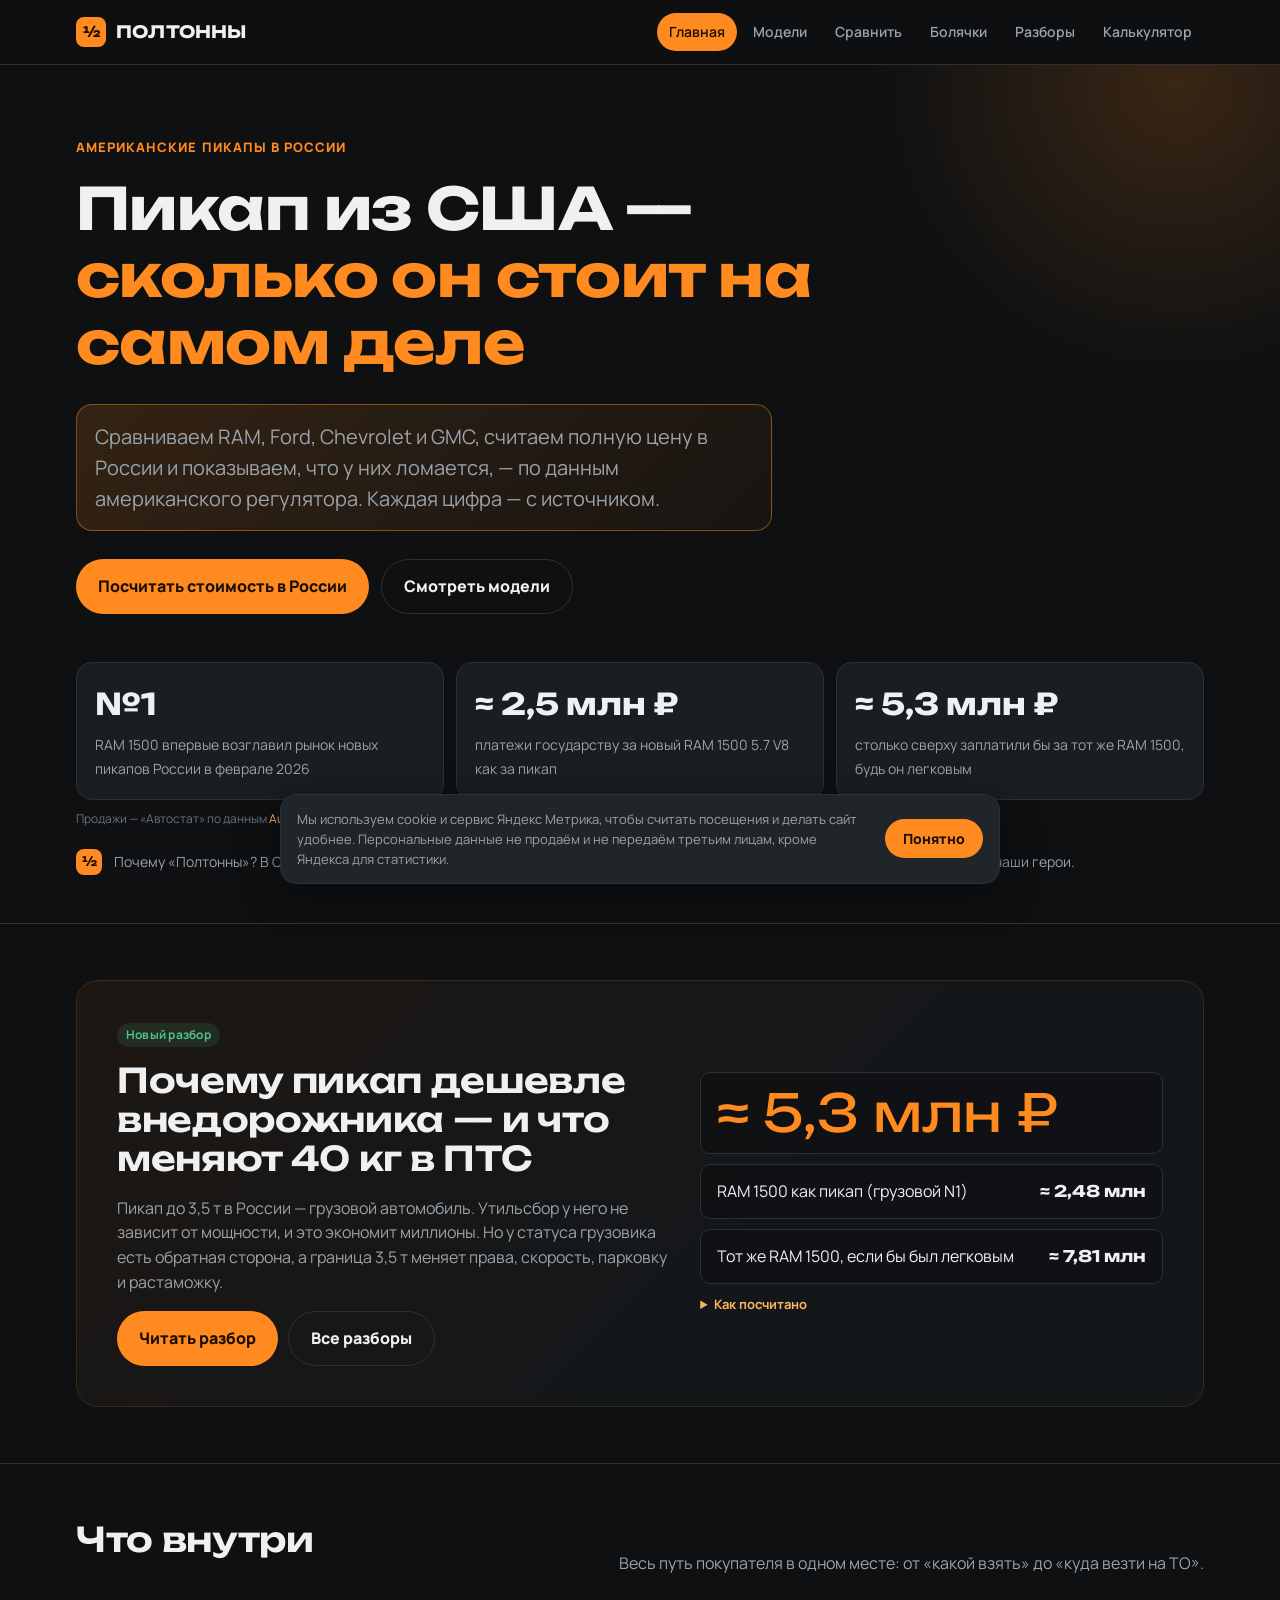
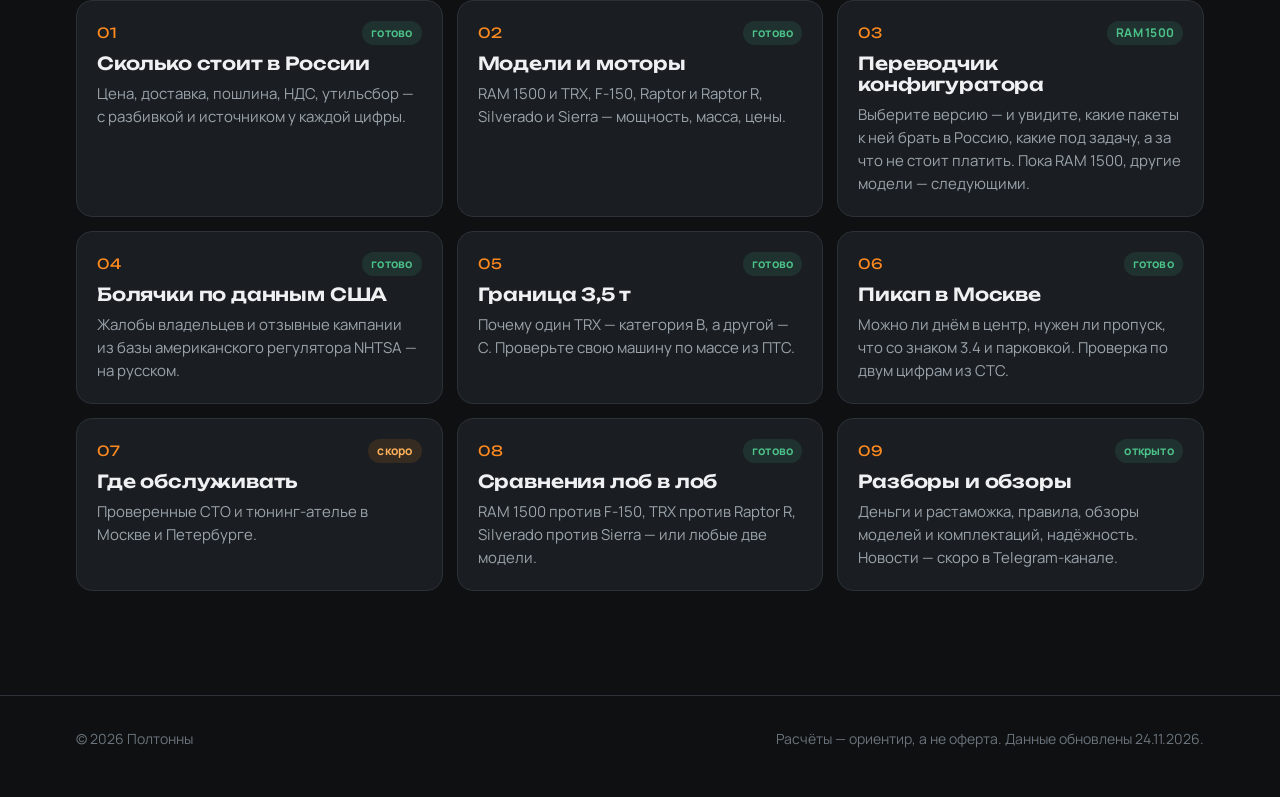
<file: index.html>
<!doctype html>
<html lang="ru">
<head>
  <meta charset="utf-8">
  <meta name="viewport" content="width=device-width, initial-scale=1">
  <title>Полтонны — американские пикапы в России</title>
  <meta name="description" content="Сравнение RAM, Ford, Chevrolet и GMC, реальная цена в России с растаможкой, болячки и где обслуживать. Каждая цифра — с источником.">
  <link rel="icon" href="assets/brand/favicon.ico" sizes="any">
  <link rel="icon" type="image/png" sizes="32x32" href="assets/brand/favicon-32.png">
  <link rel="apple-touch-icon" href="assets/brand/apple-touch-icon.png">
  <meta name="theme-color" content="#0e1012">
  <meta property="og:type" content="website">
  <meta property="og:site_name" content="Полтонны">
  <meta property="og:locale" content="ru_RU">
  <meta property="og:title" content="Полтонны — американские пикапы в России">
  <meta property="og:description" content="Сравнение RAM, Ford, Chevrolet и GMC, реальная цена в России с растаможкой, болячки и где обслуживать. Каждая цифра — с источником.">
  <meta property="og:url" content="https://poltonny.ru/">
  <meta property="og:image" content="https://poltonny.ru/assets/brand/og-image.jpg">
  <meta property="og:image:width" content="1200">
  <meta property="og:image:height" content="630">
  <meta name="twitter:card" content="summary_large_image">
  <link rel="preconnect" href="https://fonts.googleapis.com">
  <link rel="preconnect" href="https://fonts.gstatic.com" crossorigin>
  <link href="https://fonts.googleapis.com/css2?family=Manrope:wght@400;500;600;700;800&family=Unbounded:wght@500;600;700&display=swap" rel="stylesheet">
  <link rel="stylesheet" href="assets/css/style.css?v=20261124b">
</head>
<body>
  <header class="site-header">
    <div class="wrap">
      <a class="logo" href="index.html" aria-label="Полтонны — на главную"><span class="logo-mark" aria-hidden="true">½</span><span class="logo-text">Полтонны</span></a>
      <nav class="nav" id="site-nav" aria-label="Разделы">
        <a href="index.html" class="active" aria-current="page">Главная</a>
        <a href="models.html">Модели</a>
        <a href="compare.html">Сравнить</a>
        <a href="issues.html">Болячки</a>
        <a href="articles.html">Разборы</a>
        <a href="calculator.html">Калькулятор</a>
      </nav>
      <a class="nav-cta" href="calculator.html">Калькулятор</a>
      <button class="nav-toggle" type="button" aria-expanded="false" aria-controls="site-nav">Меню</button>
    </div>
  </header>

  <main>
    <section class="hero">
      <div class="wrap">
        <div class="eyebrow">Американские пикапы в России</div>
        <h1>Пикап из США — <span class="accent">сколько он стоит на самом деле</span></h1>
        <p class="lead">Сравниваем RAM, Ford, Chevrolet и GMC, считаем полную цену в России и показываем, что у них ломается, — по данным американского регулятора. Каждая цифра — с источником.</p>
        <div class="actions">
          <a class="btn" href="calculator.html">Посчитать стоимость в России</a>
          <a class="btn ghost" href="models.html">Смотреть модели</a>
        </div>

        <div class="stats">
          <div class="stat"><b>№1</b><span>RAM 1500 впервые возглавил рынок новых пикапов России в феврале 2026</span></div>
          <div class="stat"><b id="stat-n1">≈ 2,5 млн ₽</b><span>платежи государству за новый RAM 1500 5.7 V8 как за пикап</span></div>
          <div class="stat"><b id="stat-diff">≈ 5,3 млн ₽</b><span>столько сверху заплатили бы за тот же RAM 1500, будь он легковым</span></div>
        </div>
        <p class="dim" style="font-size:12px;margin:10px 0 0">Продажи — «Автостат» по данным <a href="https://www.autonews.ru/news/69c54b539a79471b34c8bcb0" target="_blank" rel="noopener">Autonews</a>. Платежи — наш расчёт по действующим ставкам, как он устроен — ниже.</p>
        <p class="name-note"><span class="logo-mark" aria-hidden="true">½</span><span>Почему «Полтонны»? В США RAM 1500, Ford F-150 и Chevrolet Silverado 1500 называют полутонными пикапами — half-ton. Это и есть наши герои.</span></p>
      </div>
    </section>

    <section class="block">
      <div class="wrap">
        <div class="teaser">
          <div>
            <span class="badge ok">Новый разбор</span>
            <h2 style="margin-top:14px">Почему пикап дешевле внедорожника — и что меняют 40 кг в ПТС</h2>
            <p class="muted">Пикап до 3,5 т в России — грузовой автомобиль. Утильсбор у него не зависит от мощности, и это экономит миллионы. Но у статуса грузовика есть обратная сторона, а граница 3,5 т меняет права, скорость, парковку и растаможку.</p>
            <div style="display:flex;gap:10px;flex-wrap:wrap">
              <a class="btn" href="limit-3500.html">Читать разбор</a>
              <a class="btn ghost" href="articles.html">Все разборы</a>
            </div>
          </div>
          <div class="vs">
            <div class="big" id="vs-diff">≈ 5,3 млн ₽</div>
            <div><span>RAM 1500 как пикап (грузовой N1)</span><b id="vs-n1">≈ 2,48 млн</b></div>
            <div><span>Тот же RAM 1500, если бы был легковым</span><b id="vs-m1">≈ 7,82 млн</b></div>
            <details class="vs-how">
              <summary>Как посчитано</summary>
              <div id="vs-note">
                <p>Новый RAM 1500 с V8 5.7 HEMI (395 л.с.), Tradesman 2027 за $42 575 + доставка $5 600, курс ЦБ на 21.11.2026. Считаем только платежи государству, без цены машины.</p>
                <p><b>Пикап:</b> пошлина 12,5%, НДС 22%, таможенный сбор, утильсбор по грузовой строке до 3,5 т.</p>
                <p><b>Легковой, ввезённый для себя:</b> единая ставка 48%, но не меньше €7,5 за см³ — здесь срабатывает минимум (НДС и акциз внутри), утильсбор 3 993 600 ₽ — льгота для физлиц только до 160 л.с.</p>
              </div>
            </details>
          </div>
        </div>
      </div>
    </section>

    <section class="block">
      <div class="wrap">
        <div class="section-head">
          <h2>Что внутри</h2>
          <p class="muted">Весь путь покупателя в одном месте: от «какой взять» до «куда везти на ТО».</p>
        </div>
        <div class="grid cols-3">
          <a class="card" href="calculator.html">
            <div class="top"><span class="num">01</span><span class="badge ok">готово</span></div>
            <h3>Сколько стоит в России</h3>
            <p>Цена, доставка, пошлина, НДС, утильсбор — с разбивкой и источником у каждой цифры.</p>
          </a>
          <a class="card" href="models.html">
            <div class="top"><span class="num">02</span><span class="badge ok">готово</span></div>
            <h3>Модели и моторы</h3>
            <p>RAM 1500 и TRX, F-150, Raptor и Raptor R, Silverado и Sierra — мощность, масса, цены.</p>
          </a>
          <a class="card" href="ram-1500-packages.html">
            <div class="top"><span class="num">03</span><span class="badge ok">RAM 1500</span></div>
            <h3>Переводчик конфигуратора</h3>
            <p>Выберите версию — и увидите, какие пакеты к ней брать в Россию, какие под задачу, а за что не стоит платить. Пока RAM 1500, другие модели — следующими.</p>
          </a>
          <a class="card" href="issues.html">
            <div class="top"><span class="num">04</span><span class="badge ok">готово</span></div>
            <h3>Болячки по данным США</h3>
            <p>Жалобы владельцев и отзывные кампании из базы американского регулятора NHTSA — на русском.</p>
          </a>
          <a class="card" href="limit-3500.html">
            <div class="top"><span class="num">05</span><span class="badge ok">готово</span></div>
            <h3>Граница 3,5 т</h3>
            <p>Почему один TRX — категория B, а другой — C. Проверьте свою машину по массе из ПТС.</p>
          </a>
          <a class="card" href="pickup-city.html">
            <div class="top"><span class="num">06</span><span class="badge ok">готово</span></div>
            <h3>Пикап в Москве</h3>
            <p>Можно ли днём в центр, нужен ли пропуск, что со знаком 3.4 и парковкой. Проверка по двум цифрам из СТС.</p>
          </a>
          <div class="card">
            <div class="top"><span class="num">07</span><span class="badge soon">скоро</span></div>
            <h3>Где обслуживать</h3>
            <p>Проверенные СТО и тюнинг-ателье в Москве и Петербурге.</p>
          </div>
          <a class="card" href="compare.html">
            <div class="top"><span class="num">08</span><span class="badge ok">готово</span></div>
            <h3>Сравнения лоб в лоб</h3>
            <p>RAM 1500 против F-150, TRX против Raptor R, Silverado против Sierra — или любые две модели.</p>
          </a>
          <a class="card" href="articles.html">
            <div class="top"><span class="num">09</span><span class="badge ok">открыто</span></div>
            <h3>Разборы и обзоры</h3>
            <p>Деньги и растаможка, правила, обзоры моделей и комплектаций, надёжность. Новости — скоро в Telegram-канале.</p>
          </a>
        </div>
      </div>
    </section>
  </main>

  <footer class="site-footer">
    <div class="wrap">
      <span>© 2026 Полтонны</span>
      <span>Расчёты — ориентир, а не оферта. Данные обновлены 24.11.2026.</span>
    </div>
  </footer>

  <script src="assets/js/analytics.js?v=20261124b"></script>
  <script src="assets/js/rules.js?v=20261124b"></script>
  <script src="assets/js/models.js?v=20261124b"></script>
  <script src="assets/js/app.js?v=20261124b"></script>
</body>
</html>
</file>
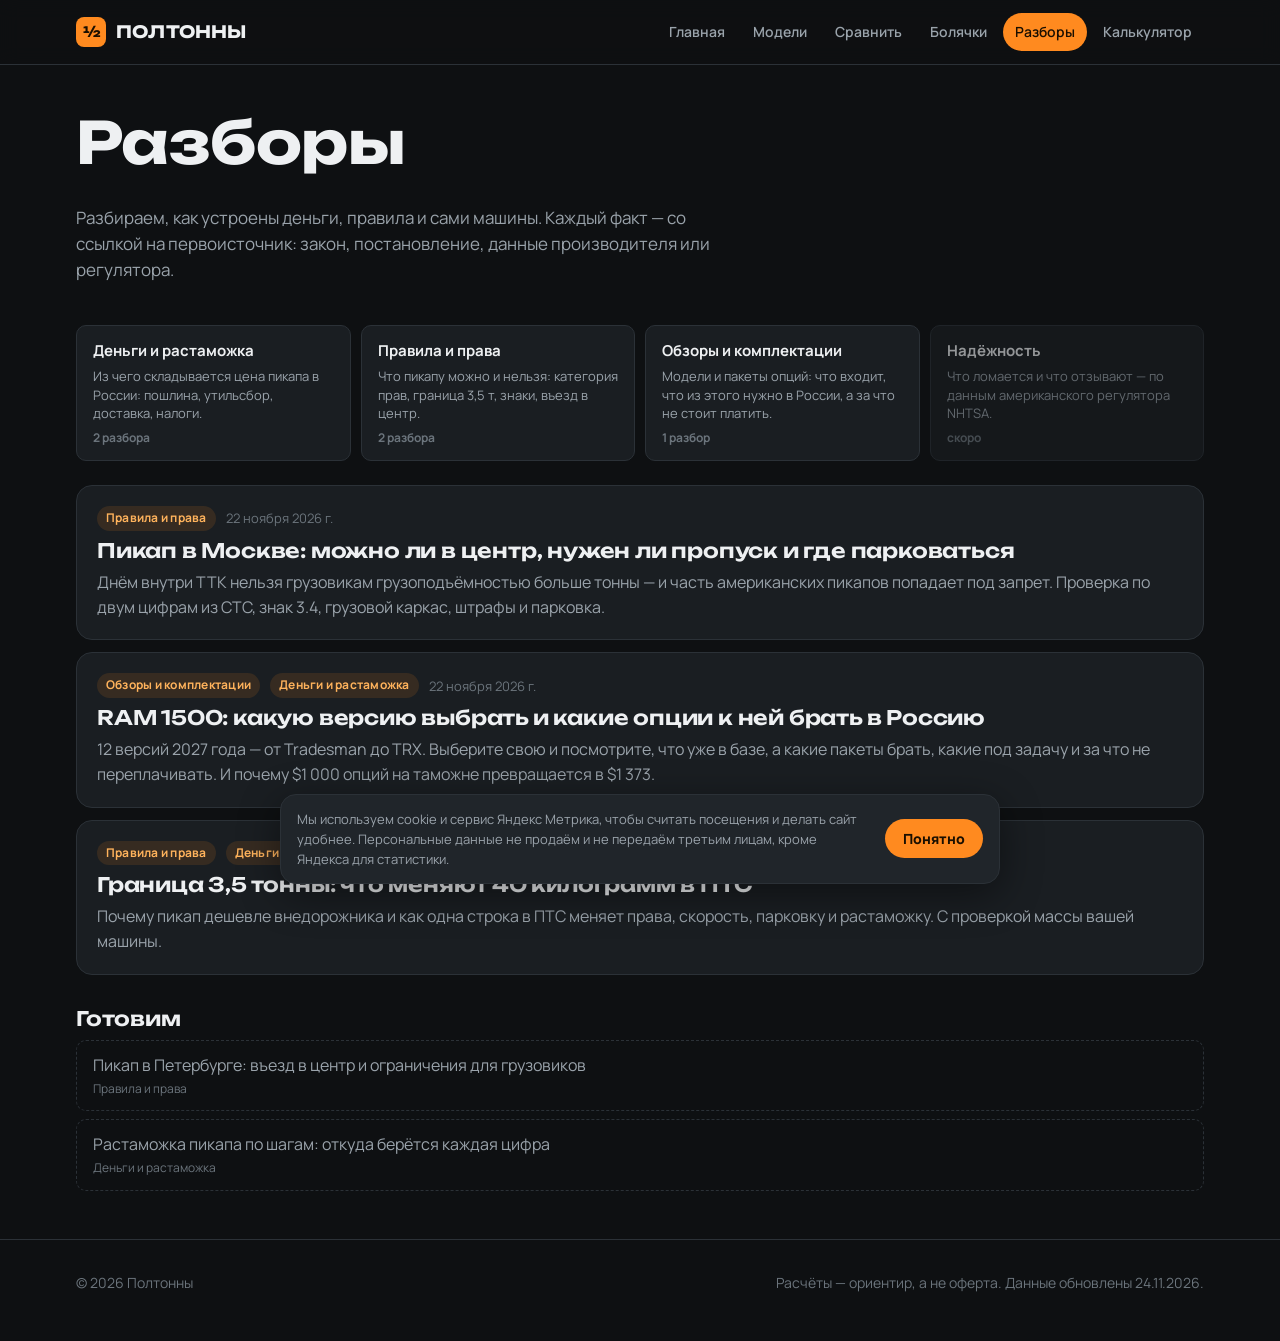
<file: articles.html>
<!doctype html>
<html lang="ru">
<head>
  <meta charset="utf-8">
  <meta name="viewport" content="width=device-width, initial-scale=1">
  <title>Разборы — Полтонны</title>
  <meta name="description" content="Разборы об американских пикапах в России: растаможка и деньги, правила и права, обзоры моделей и комплектаций, надёжность. Каждый факт — с источником.">
  <link rel="icon" href="assets/brand/favicon.ico" sizes="any">
  <link rel="icon" type="image/png" sizes="32x32" href="assets/brand/favicon-32.png">
  <link rel="apple-touch-icon" href="assets/brand/apple-touch-icon.png">
  <meta name="theme-color" content="#0e1012">
  <meta property="og:type" content="website">
  <meta property="og:site_name" content="Полтонны">
  <meta property="og:locale" content="ru_RU">
  <meta property="og:title" content="Разборы — Полтонны">
  <meta property="og:description" content="Разборы об американских пикапах в России: растаможка и деньги, правила и права, обзоры моделей и комплектаций, надёжность. Каждый факт — с источником.">
  <meta property="og:url" content="https://poltonny.ru/articles.html">
  <meta property="og:image" content="https://poltonny.ru/assets/brand/og-image.jpg">
  <meta property="og:image:width" content="1200">
  <meta property="og:image:height" content="630">
  <meta name="twitter:card" content="summary_large_image">
  <link rel="preconnect" href="https://fonts.googleapis.com">
  <link rel="preconnect" href="https://fonts.gstatic.com" crossorigin>
  <link href="https://fonts.googleapis.com/css2?family=Manrope:wght@400;500;600;700;800&family=Unbounded:wght@500;600;700&display=swap" rel="stylesheet">
  <link rel="stylesheet" href="assets/css/style.css?v=20261124b">
</head>
<body>
  <header class="site-header">
    <div class="wrap">
      <a class="logo" href="index.html" aria-label="Полтонны — на главную"><span class="logo-mark" aria-hidden="true">½</span><span class="logo-text">Полтонны</span></a>
      <nav class="nav" id="site-nav" aria-label="Разделы">
        <a href="index.html">Главная</a>
        <a href="models.html">Модели</a>
        <a href="compare.html">Сравнить</a>
        <a href="issues.html">Болячки</a>
        <a href="articles.html" class="active" aria-current="page">Разборы</a>
        <a href="calculator.html">Калькулятор</a>
      </nav>
      <a class="nav-cta" href="calculator.html">Калькулятор</a>
      <button class="nav-toggle" type="button" aria-expanded="false" aria-controls="site-nav">Меню</button>
    </div>
  </header>

  <main class="wrap">
    <div class="page-head">
      <h1>Разборы</h1>
      <p>Разбираем, как устроены деньги, правила и сами машины. Каждый факт — со ссылкой на первоисточник: закон, постановление, данные производителя или регулятора.</p>
    </div>

    <div class="rubrics" id="rubrics" role="group" aria-label="Рубрики"></div>
    <div class="article-list" id="article-list"></div>

    <section class="planned" id="planned" hidden>
      <h2>Готовим</h2>
      <ul id="planned-list"></ul>
    </section>
  </main>

  <footer class="site-footer">
    <div class="wrap">
      <span>© 2026 Полтонны</span>
      <span>Расчёты — ориентир, а не оферта. Данные обновлены 24.11.2026.</span>
    </div>
  </footer>

  <script src="assets/js/analytics.js?v=20261124b"></script>
  <script src="assets/js/rules.js?v=20261124b"></script>
  <script src="assets/js/models.js?v=20261124b"></script>
  <script src="assets/js/articles.js?v=20261124b"></script>
  <script src="assets/js/app.js?v=20261124b"></script>
</body>
</html>
</file>
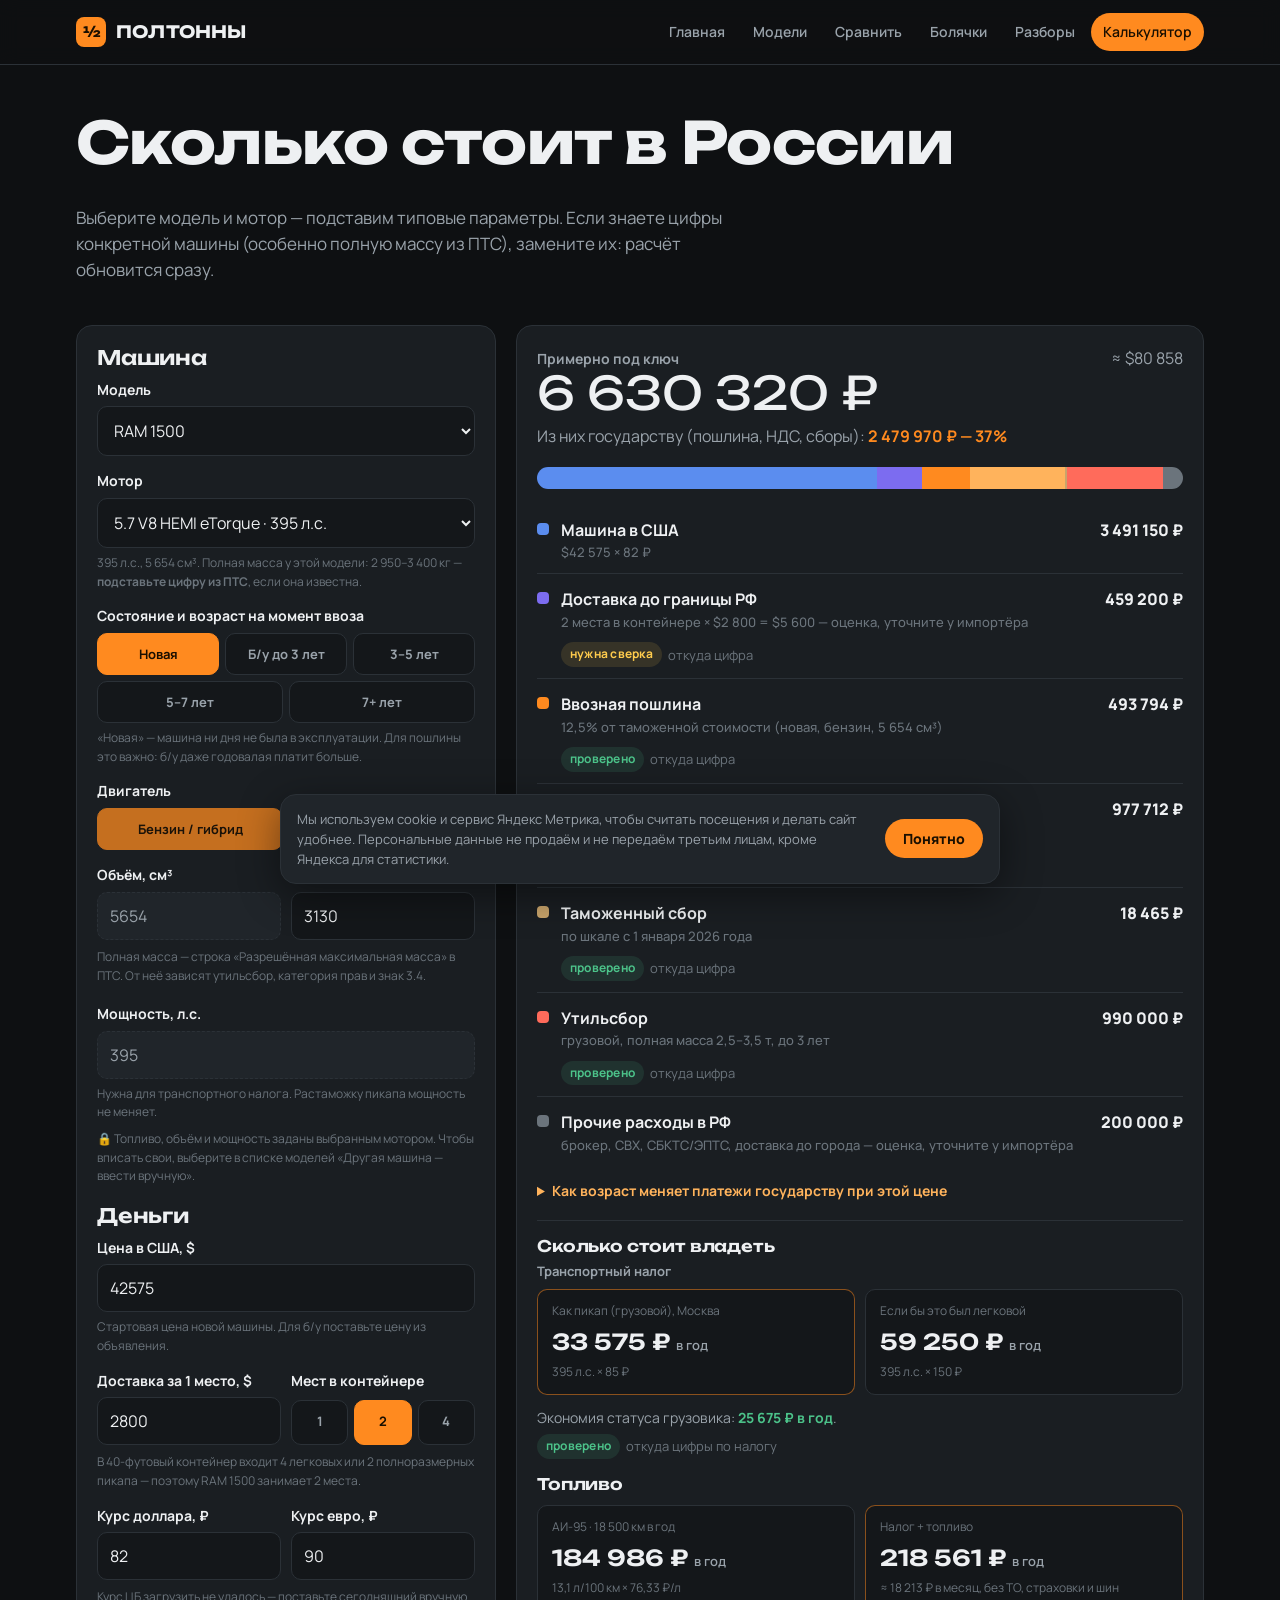
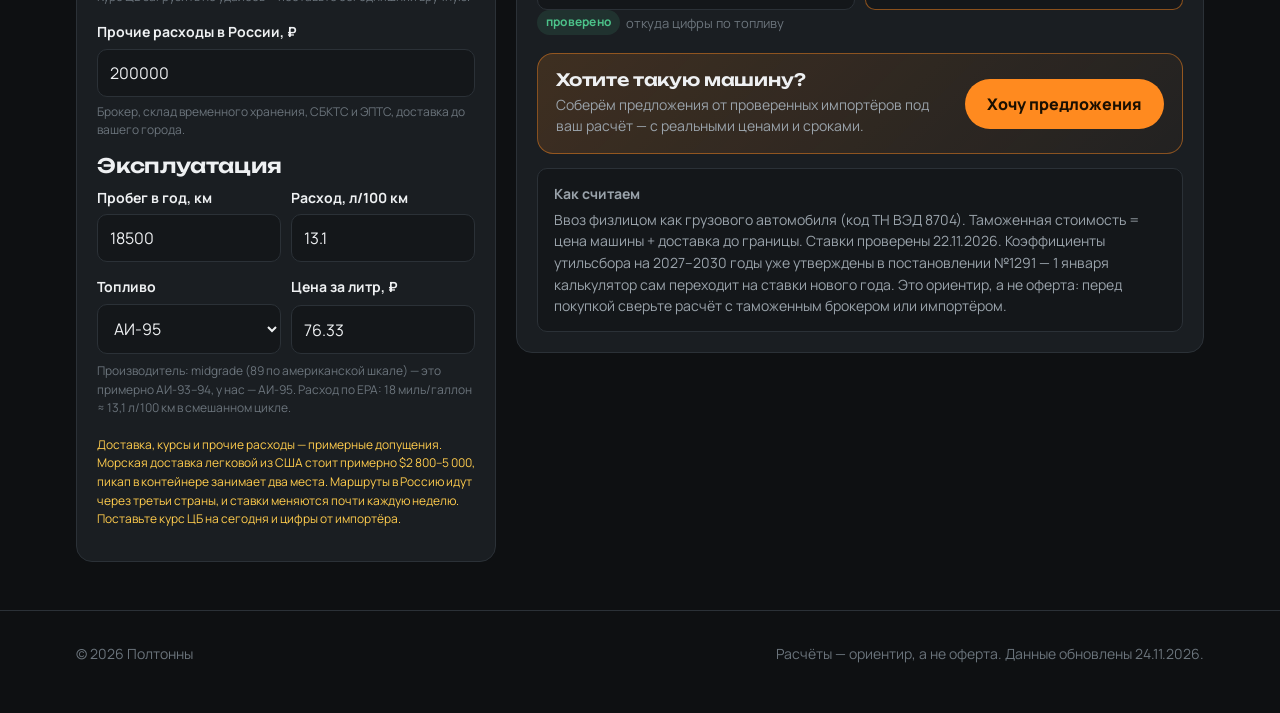
<file: calculator.html>
<!doctype html>
<html lang="ru">
<head>
  <meta charset="utf-8">
  <meta name="viewport" content="width=device-width, initial-scale=1">
  <title>Сколько стоит пикап в России — калькулятор растаможки</title>
  <meta name="description" content="Калькулятор полной стоимости американского пикапа в России: цена в США, доставка, пошлина, НДС, таможенный сбор и утильсбор с источниками.">
  <link rel="icon" href="assets/brand/favicon.ico" sizes="any">
  <link rel="icon" type="image/png" sizes="32x32" href="assets/brand/favicon-32.png">
  <link rel="apple-touch-icon" href="assets/brand/apple-touch-icon.png">
  <meta name="theme-color" content="#0e1012">
  <meta property="og:type" content="website">
  <meta property="og:site_name" content="Полтонны">
  <meta property="og:locale" content="ru_RU">
  <meta property="og:title" content="Сколько стоит пикап в России — калькулятор растаможки">
  <meta property="og:description" content="Калькулятор полной стоимости американского пикапа в России: цена в США, доставка, пошлина, НДС, таможенный сбор и утильсбор с источниками.">
  <meta property="og:url" content="https://poltonny.ru/calculator.html">
  <meta property="og:image" content="https://poltonny.ru/assets/brand/og-image.jpg">
  <meta property="og:image:width" content="1200">
  <meta property="og:image:height" content="630">
  <meta name="twitter:card" content="summary_large_image">
  <link rel="preconnect" href="https://fonts.googleapis.com">
  <link rel="preconnect" href="https://fonts.gstatic.com" crossorigin>
  <link href="https://fonts.googleapis.com/css2?family=Manrope:wght@400;500;600;700;800&family=Unbounded:wght@500;600;700&display=swap" rel="stylesheet">
  <link rel="stylesheet" href="assets/css/style.css?v=20261124b">
</head>
<body>
  <header class="site-header">
    <div class="wrap">
      <a class="logo" href="index.html" aria-label="Полтонны — на главную"><span class="logo-mark" aria-hidden="true">½</span><span class="logo-text">Полтонны</span></a>
      <nav class="nav" id="site-nav" aria-label="Разделы">
        <a href="index.html">Главная</a>
        <a href="models.html">Модели</a>
        <a href="compare.html">Сравнить</a>
        <a href="issues.html">Болячки</a>
        <a href="articles.html">Разборы</a>
        <a href="calculator.html" class="active" aria-current="page">Калькулятор</a>
      </nav>
      <a class="nav-cta active" href="calculator.html">Калькулятор</a>
      <button class="nav-toggle" type="button" aria-expanded="false" aria-controls="site-nav">Меню</button>
    </div>
  </header>

  <main class="wrap">
    <div class="page-head">
      <h1>Сколько стоит в России</h1>
      <p>Выберите модель и мотор — подставим типовые параметры. Если знаете цифры конкретной машины (особенно полную массу из ПТС), замените их: расчёт обновится сразу.</p>
    </div>

    <div class="calc">
      <form class="panel" id="calc-form" autocomplete="off">
        <h2>Машина</h2>
        <div class="field">
          <label for="model">Модель</label>
          <select id="model"></select>
        </div>
        <div class="field" id="engine-field">
          <label for="preset">Мотор</label>
          <select id="preset"></select>
          <span class="hint" id="preset-info"></span>
        </div>

        <div class="field">
          <label>Состояние и возраст на момент ввоза</label>
          <div class="seg five">
            <input type="radio" name="age" id="age-new" value="new" checked><label for="age-new">Новая</label>
            <input type="radio" name="age" id="age-lt3" value="lt3"><label for="age-lt3">Б/у до 3 лет</label>
            <input type="radio" name="age" id="age-3to5" value="3to5"><label for="age-3to5">3–5 лет</label>
            <input type="radio" name="age" id="age-5to7" value="5to7"><label for="age-5to7">5–7 лет</label>
            <input type="radio" name="age" id="age-gt7" value="gt7"><label for="age-gt7">7+ лет</label>
          </div>
          <span class="hint">«Новая» — машина ни дня не была в эксплуатации. Для пошлины это важно: б/у даже годовалая платит больше.</span>
        </div>

        <div class="field">
          <label>Двигатель</label>
          <div class="seg two">
            <input type="radio" name="fuel" id="fuel-petrol" value="petrol" checked><label for="fuel-petrol">Бензин / гибрид</label>
            <input type="radio" name="fuel" id="fuel-diesel" value="diesel"><label for="fuel-diesel">Дизель</label>
          </div>
        </div>

        <div class="field-row">
          <div class="field">
            <label for="cc">Объём, см³</label>
            <input id="cc" inputmode="numeric" value="5654">
          </div>
          <div class="field">
            <label for="gvwr">Полная масса, кг</label>
            <input id="gvwr" inputmode="numeric" value="3130">
          </div>
        </div>
        <p class="hint dim" style="margin:-6px 0 18px;font-size:12px">Полная масса — строка «Разрешённая максимальная масса» в ПТС. От неё зависят утильсбор, категория прав и знак 3.4.</p>
        <div class="field">
          <label for="hp">Мощность, л.с.</label>
          <input id="hp" inputmode="numeric" value="395">
          <span class="hint">Нужна для транспортного налога. Растаможку пикапа мощность не меняет.</span>
        </div>
        <p class="hint lock-hint" id="lock-hint">🔒 Топливо, объём и мощность заданы выбранным мотором. Чтобы вписать свои, выберите в списке моделей «Другая машина — ввести вручную».</p>

        <h2>Деньги</h2>
        <div class="field">
          <label for="price" id="price-label">Цена в США, $</label>
          <input id="price" inputmode="numeric" value="42575">
          <span class="hint" id="price-hint">Стартовая цена новой машины. Для б/у поставьте цену из объявления.</span>
        </div>
        <div class="field-row">
          <div class="field">
            <label for="delivery">Доставка за 1 место, $</label>
            <input id="delivery" inputmode="numeric" value="2800">
          </div>
          <div class="field">
            <label>Мест в контейнере</label>
            <div class="seg three">
              <input type="radio" name="slots" id="slots-1" value="1"><label for="slots-1">1</label>
              <input type="radio" name="slots" id="slots-2" value="2" checked><label for="slots-2">2</label>
              <input type="radio" name="slots" id="slots-4" value="4"><label for="slots-4" title="Весь 40-футовый контейнер">4</label>
            </div>
          </div>
        </div>
        <p class="hint dim" id="ship-hint" style="margin:-6px 0 14px;font-size:12px">В 40-футовый контейнер входит 4 легковых или 2 полноразмерных пикапа, поэтому пикап занимает два места.</p>
        <div class="field-row">
          <div class="field">
            <label for="usdRate">Курс доллара, ₽</label>
            <input id="usdRate" inputmode="decimal" value="82">
          </div>
          <div class="field">
            <label for="eurRate">Курс евро, ₽</label>
            <input id="eurRate" inputmode="decimal" value="90">
          </div>
        </div>
        <p class="hint dim" id="rate-hint" style="margin:-6px 0 14px;font-size:12px">Загружаем курс ЦБ…</p>
        <div class="field">
          <label for="other">Прочие расходы в России, ₽</label>
          <input id="other" inputmode="numeric" value="200000">
          <span class="hint">Брокер, склад временного хранения, СБКТС и ЭПТС, доставка до вашего города.</span>
        </div>
        <h2 style="margin-top:8px">Эксплуатация</h2>
        <div class="field-row">
          <div class="field">
            <label for="km">Пробег в год, км</label>
            <input id="km" inputmode="numeric" value="18500">
          </div>
          <div class="field">
            <label for="l100">Расход, л/100 км</label>
            <input id="l100" inputmode="decimal" value="13.1">
          </div>
        </div>
        <div class="field-row">
          <div class="field">
            <label for="fuel">Топливо</label>
            <select id="fuel">
              <option value="ai92">АИ-92</option>
              <option value="ai95" selected>АИ-95</option>
              <option value="ai98">АИ-98</option>
              <option value="dt">Дизель</option>
            </select>
          </div>
          <div class="field">
            <label for="fuelPrice">Цена за литр, ₽</label>
            <input id="fuelPrice" inputmode="decimal" value="76.33">
          </div>
        </div>
        <p class="hint dim" id="fuel-hint" style="margin:-6px 0 18px;font-size:12px"></p>
        <p class="assume">Доставка, курсы и прочие расходы — примерные допущения. Морская доставка легковой из США стоит примерно $2 800–5 000, пикап в контейнере занимает два места. Маршруты в Россию идут через третьи страны, и ставки меняются почти каждую неделю. Поставьте курс ЦБ на сегодня и цифры от импортёра.</p>
      </form>

      <section class="panel" id="calc-result" aria-live="polite"></section>
    </div>
  </main>

  <footer class="site-footer">
    <div class="wrap">
      <span>© 2026 Полтонны</span>
      <span>Расчёты — ориентир, а не оферта. Данные обновлены 24.11.2026.</span>
    </div>
  </footer>

  <script src="assets/js/analytics.js?v=20261124b"></script>
  <script src="assets/js/rules.js?v=20261124b"></script>
  <script src="assets/js/models.js?v=20261124b"></script>
  <script src="assets/js/app.js?v=20261124b"></script>
</body>
</html>
</file>
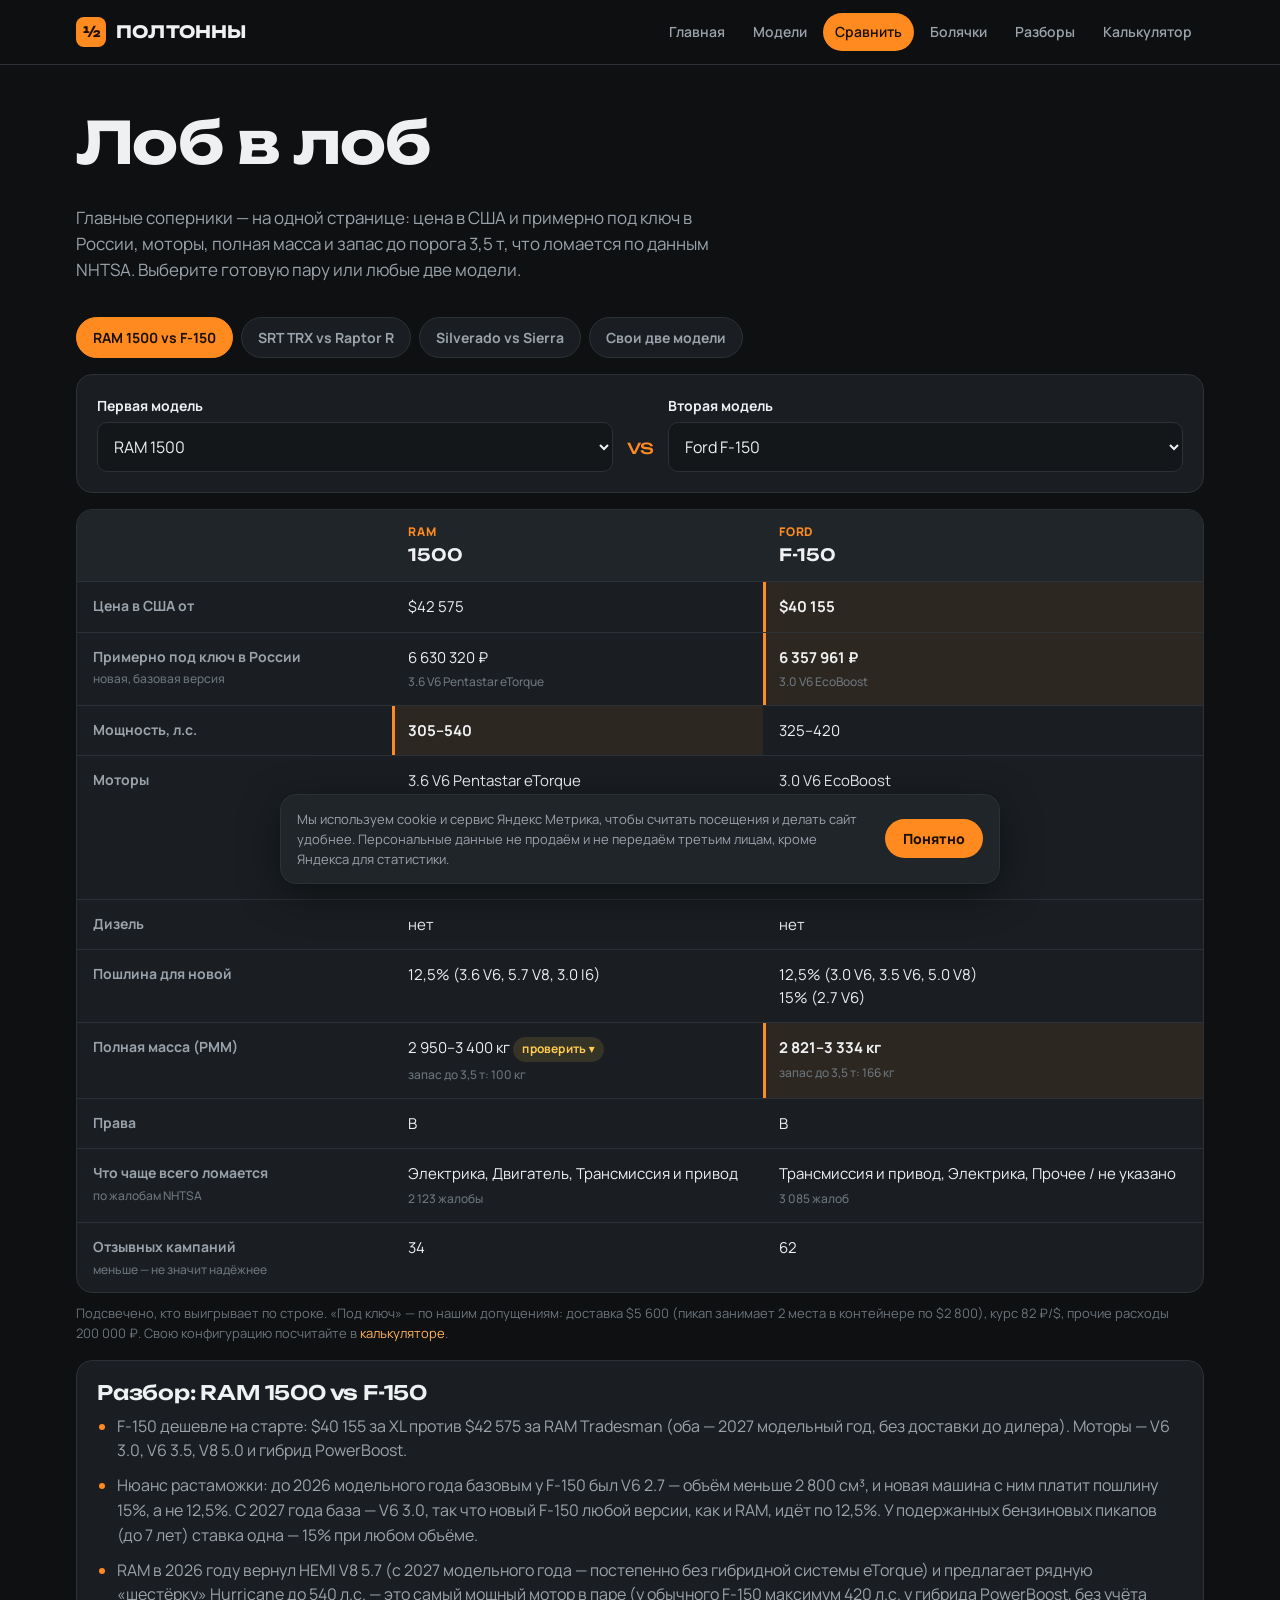
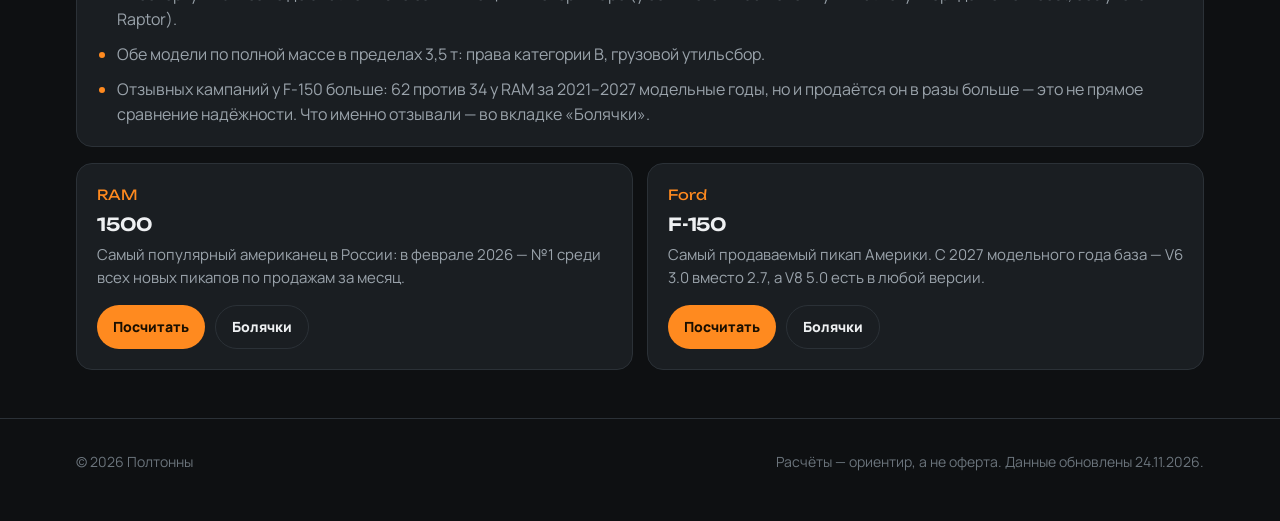
<file: compare.html>
<!doctype html>
<html lang="ru">
<head>
  <meta charset="utf-8">
  <meta name="viewport" content="width=device-width, initial-scale=1">
  <title>Сравнения лоб в лоб — RAM 1500 vs F-150, TRX vs Raptor R, Silverado vs Sierra</title>
  <meta name="description" content="Сравниваем американские пикапы по цене в США и в России, моторам, полной массе и порогу 3,5 т, болячкам по данным NHTSA.">
  <link rel="icon" href="assets/brand/favicon.ico" sizes="any">
  <link rel="icon" type="image/png" sizes="32x32" href="assets/brand/favicon-32.png">
  <link rel="apple-touch-icon" href="assets/brand/apple-touch-icon.png">
  <meta name="theme-color" content="#0e1012">
  <meta property="og:type" content="website">
  <meta property="og:site_name" content="Полтонны">
  <meta property="og:locale" content="ru_RU">
  <meta property="og:title" content="Сравнения лоб в лоб — RAM 1500 vs F-150, TRX vs Raptor R, Silverado vs Sierra">
  <meta property="og:description" content="Сравниваем американские пикапы по цене в США и в России, моторам, полной массе и порогу 3,5 т, болячкам по данным NHTSA.">
  <meta property="og:url" content="https://poltonny.ru/compare.html">
  <meta property="og:image" content="https://poltonny.ru/assets/brand/og-image.jpg">
  <meta property="og:image:width" content="1200">
  <meta property="og:image:height" content="630">
  <meta name="twitter:card" content="summary_large_image">
  <link rel="preconnect" href="https://fonts.googleapis.com">
  <link rel="preconnect" href="https://fonts.gstatic.com" crossorigin>
  <link href="https://fonts.googleapis.com/css2?family=Manrope:wght@400;500;600;700;800&family=Unbounded:wght@500;600;700&display=swap" rel="stylesheet">
  <link rel="stylesheet" href="assets/css/style.css?v=20261124b">
</head>
<body>
  <header class="site-header">
    <div class="wrap">
      <a class="logo" href="index.html" aria-label="Полтонны — на главную"><span class="logo-mark" aria-hidden="true">½</span><span class="logo-text">Полтонны</span></a>
      <nav class="nav" id="site-nav" aria-label="Разделы">
        <a href="index.html">Главная</a>
        <a href="models.html">Модели</a>
        <a href="compare.html" class="active" aria-current="page">Сравнить</a>
        <a href="issues.html">Болячки</a>
        <a href="articles.html">Разборы</a>
        <a href="calculator.html">Калькулятор</a>
      </nav>
      <a class="nav-cta" href="calculator.html">Калькулятор</a>
      <button class="nav-toggle" type="button" aria-expanded="false" aria-controls="site-nav">Меню</button>
    </div>
  </header>

  <main class="wrap">
    <div class="page-head">
      <h1>Лоб в лоб</h1>
      <p>Главные соперники — на одной странице: цена в США и примерно под ключ в России, моторы, полная масса и запас до порога 3,5 т, что ломается по данным NHTSA. Выберите готовую пару или любые две модели.</p>
    </div>

    <div class="chips" id="pair-chips" aria-label="Готовые пары"></div>

    <form class="panel compare-pick" id="compare-form" autocomplete="off">
      <div class="field">
        <label for="cmp-a">Первая модель</label>
        <select id="cmp-a"></select>
      </div>
      <div class="vs-badge" aria-hidden="true">vs</div>
      <div class="field">
        <label for="cmp-b">Вторая модель</label>
        <select id="cmp-b"></select>
      </div>
    </form>

    <div id="compare-root" aria-live="polite"></div>
  </main>

  <footer class="site-footer">
    <div class="wrap">
      <span>© 2026 Полтонны</span>
      <span>Расчёты — ориентир, а не оферта. Данные обновлены 24.11.2026.</span>
    </div>
  </footer>

  <script src="assets/js/analytics.js?v=20261124b"></script>
  <script src="assets/js/rules.js?v=20261124b"></script>
  <script src="assets/js/models.js?v=20261124b"></script>
  <script src="assets/js/issues-ru.js?v=20261124b"></script>
  <script src="assets/data/nhtsa.js?v=20261124b"></script>
  <script src="assets/js/app.js?v=20261124b"></script>
</body>
</html>
</file>
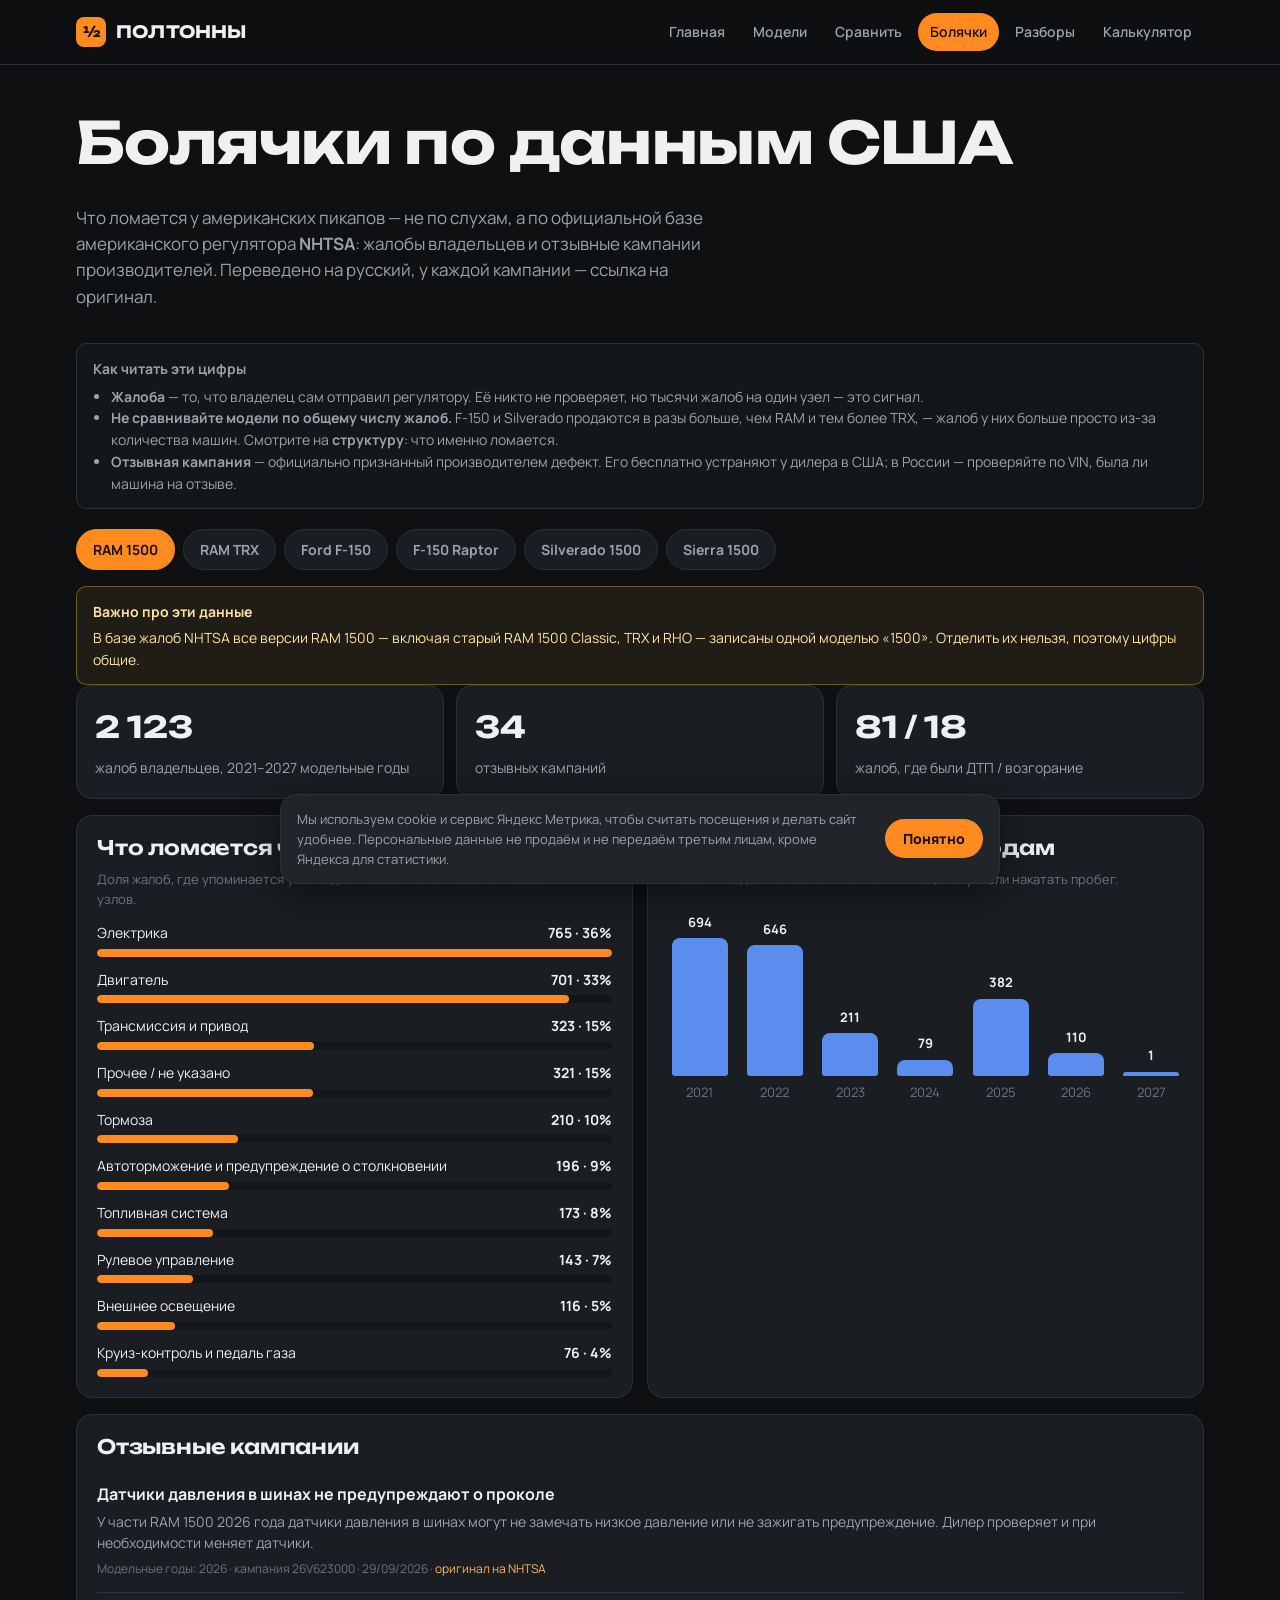
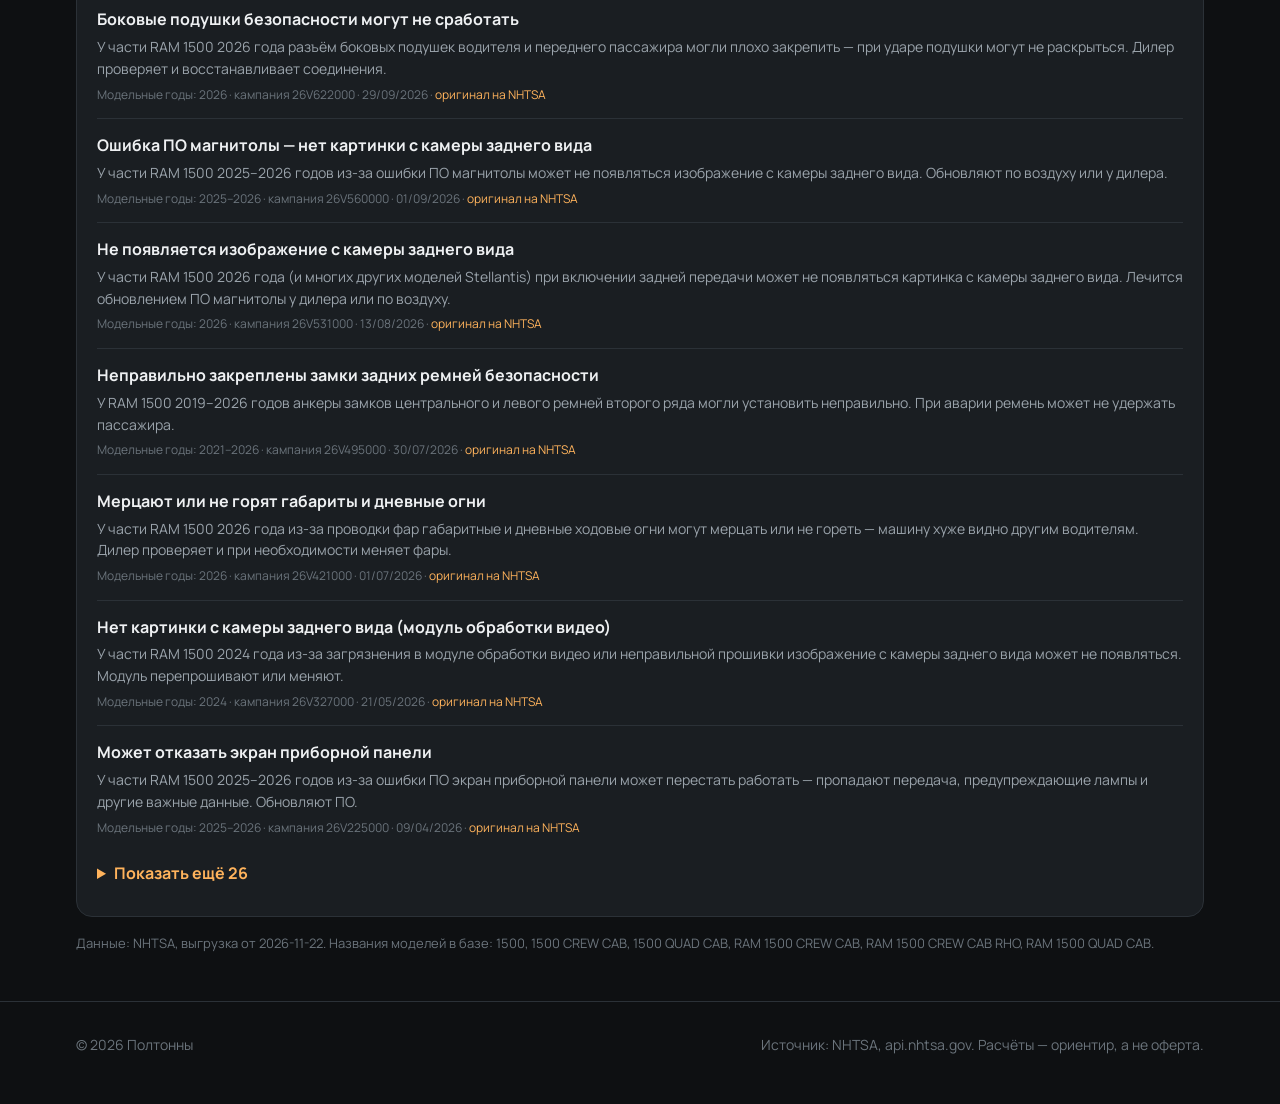
<file: issues.html>
<!doctype html>
<html lang="ru">
<head>
  <meta charset="utf-8">
  <meta name="viewport" content="width=device-width, initial-scale=1">
  <title>Болячки американских пикапов — по данным NHTSA</title>
  <meta name="description" content="Жалобы владельцев и отзывные кампании RAM 1500, TRX, Ford F-150, Raptor, Chevrolet Silverado и GMC Sierra по данным американского регулятора NHTSA — на русском, со ссылками на оригинал.">
  <link rel="icon" href="assets/brand/favicon.ico" sizes="any">
  <link rel="icon" type="image/png" sizes="32x32" href="assets/brand/favicon-32.png">
  <link rel="apple-touch-icon" href="assets/brand/apple-touch-icon.png">
  <meta name="theme-color" content="#0e1012">
  <meta property="og:type" content="website">
  <meta property="og:site_name" content="Полтонны">
  <meta property="og:locale" content="ru_RU">
  <meta property="og:title" content="Болячки американских пикапов — по данным NHTSA">
  <meta property="og:description" content="Жалобы владельцев и отзывные кампании RAM 1500, TRX, Ford F-150, Raptor, Chevrolet Silverado и GMC Sierra по данным американского регулятора NHTSA — на русском, со ссылками на оригинал.">
  <meta property="og:url" content="https://poltonny.ru/issues.html">
  <meta property="og:image" content="https://poltonny.ru/assets/brand/og-image.jpg">
  <meta property="og:image:width" content="1200">
  <meta property="og:image:height" content="630">
  <meta name="twitter:card" content="summary_large_image">
  <link rel="preconnect" href="https://fonts.googleapis.com">
  <link rel="preconnect" href="https://fonts.gstatic.com" crossorigin>
  <link href="https://fonts.googleapis.com/css2?family=Manrope:wght@400;500;600;700;800&family=Unbounded:wght@500;600;700&display=swap" rel="stylesheet">
  <link rel="stylesheet" href="assets/css/style.css?v=20261124b">
</head>
<body>
  <header class="site-header">
    <div class="wrap">
      <a class="logo" href="index.html" aria-label="Полтонны — на главную"><span class="logo-mark" aria-hidden="true">½</span><span class="logo-text">Полтонны</span></a>
      <nav class="nav" id="site-nav" aria-label="Разделы">
        <a href="index.html">Главная</a>
        <a href="models.html">Модели</a>
        <a href="compare.html">Сравнить</a>
        <a href="issues.html" class="active" aria-current="page">Болячки</a>
        <a href="articles.html">Разборы</a>
        <a href="calculator.html">Калькулятор</a>
      </nav>
      <a class="nav-cta" href="calculator.html">Калькулятор</a>
      <button class="nav-toggle" type="button" aria-expanded="false" aria-controls="site-nav">Меню</button>
    </div>
  </header>

  <main class="wrap">
    <div class="page-head">
      <h1>Болячки по данным США</h1>
      <p>Что ломается у американских пикапов — не по слухам, а по официальной базе американского регулятора <b>NHTSA</b>: жалобы владельцев и отзывные кампании производителей. Переведено на русский, у каждой кампании — ссылка на оригинал.</p>
    </div>

    <div class="alert info" style="margin:0 0 20px">
      <b>Как читать эти цифры</b>
      <ul>
        <li><b>Жалоба</b> — то, что владелец сам отправил регулятору. Её никто не проверяет, но тысячи жалоб на один узел — это сигнал.</li>
        <li><b>Не сравнивайте модели по общему числу жалоб.</b> F-150 и Silverado продаются в разы больше, чем RAM и тем более TRX, — жалоб у них больше просто из-за количества машин. Смотрите на <b>структуру</b>: что именно ломается.</li>
        <li><b>Отзывная кампания</b> — официально признанный производителем дефект. Его бесплатно устраняют у дилера в США; в России — проверяйте по VIN, была ли машина на отзыве.</li>
      </ul>
    </div>

    <div class="chips" id="issues-tabs" role="tablist" aria-label="Модель"></div>
    <div id="issues-root" aria-live="polite"></div>
  </main>

  <footer class="site-footer">
    <div class="wrap">
      <span>© 2026 Полтонны</span>
      <span>Источник: NHTSA, api.nhtsa.gov. Расчёты — ориентир, а не оферта.</span>
    </div>
  </footer>

  <script src="assets/js/analytics.js?v=20261124b"></script>
  <script src="assets/js/rules.js?v=20261124b"></script>
  <script src="assets/js/models.js?v=20261124b"></script>
  <script src="assets/js/issues-ru.js?v=20261124b"></script>
  <script src="assets/data/nhtsa.js?v=20261124b"></script>
  <script src="assets/js/app.js?v=20261124b"></script>
</body>
</html>
</file>
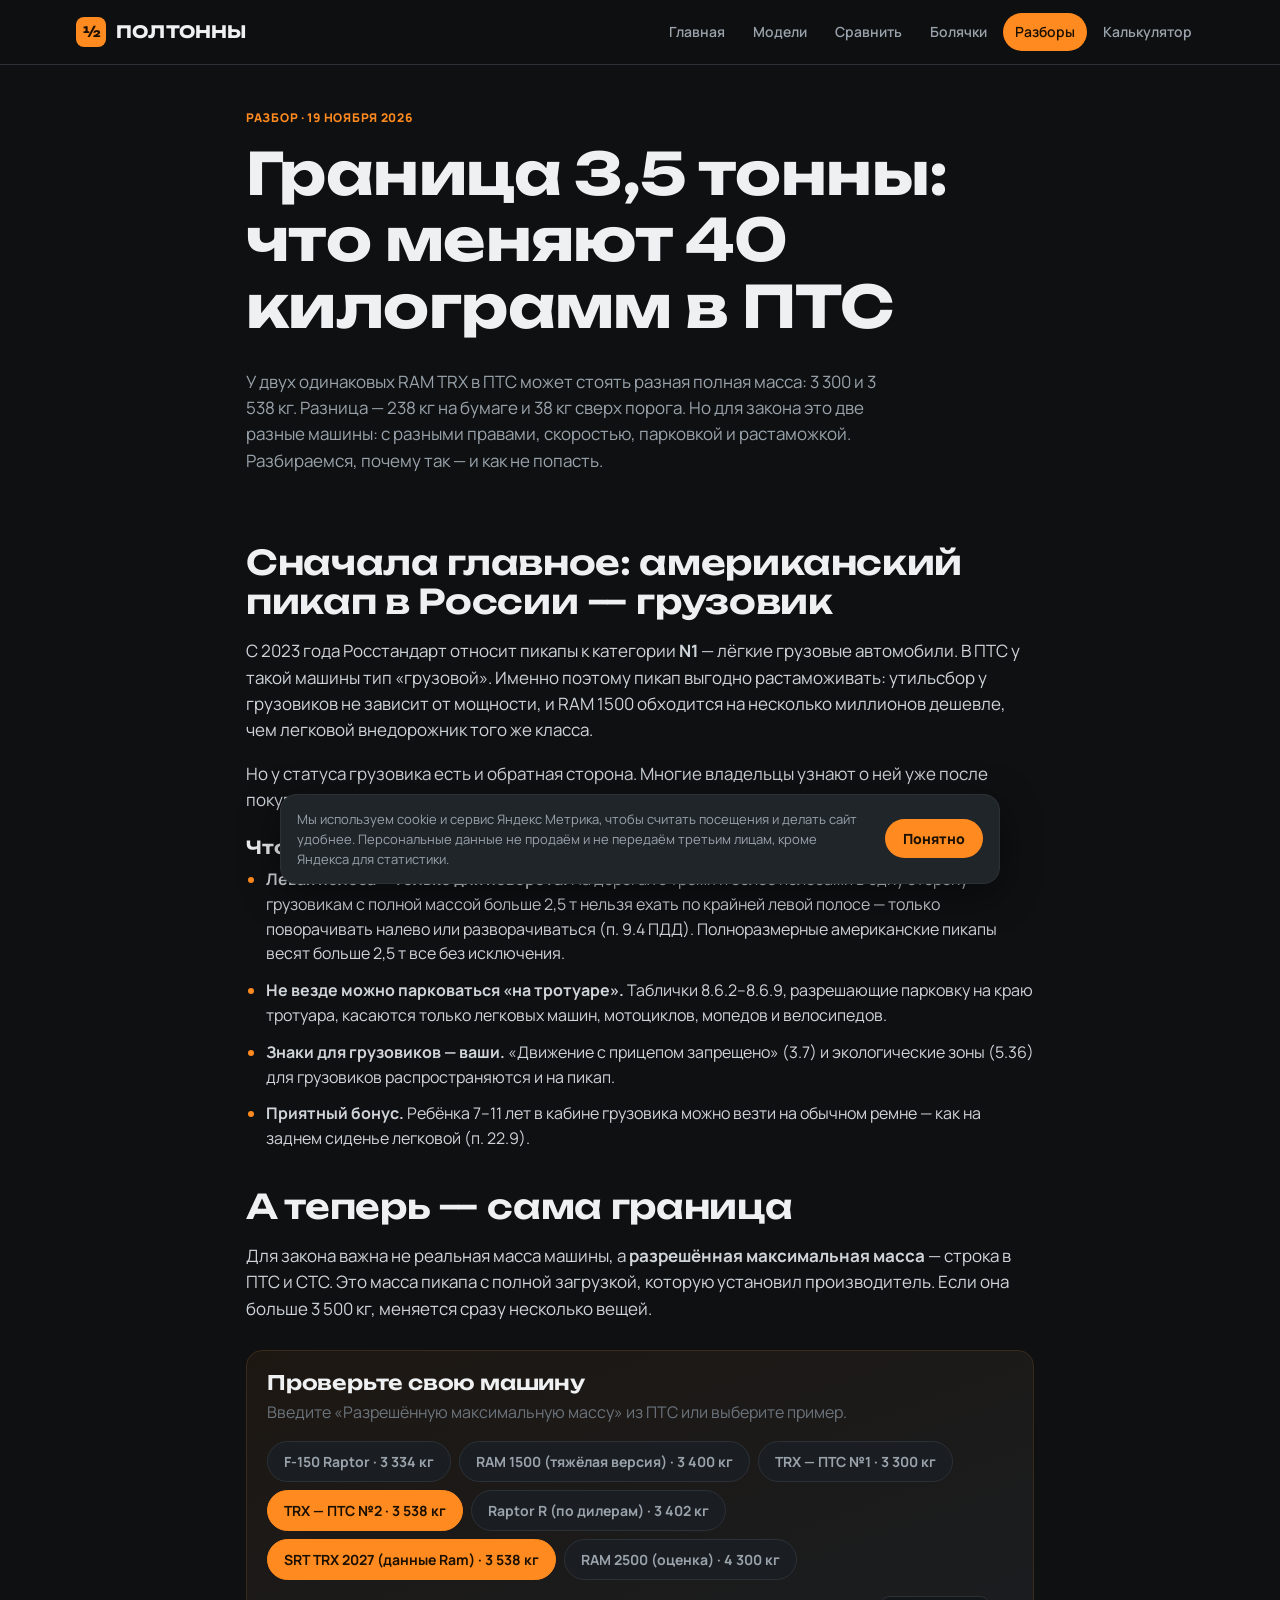
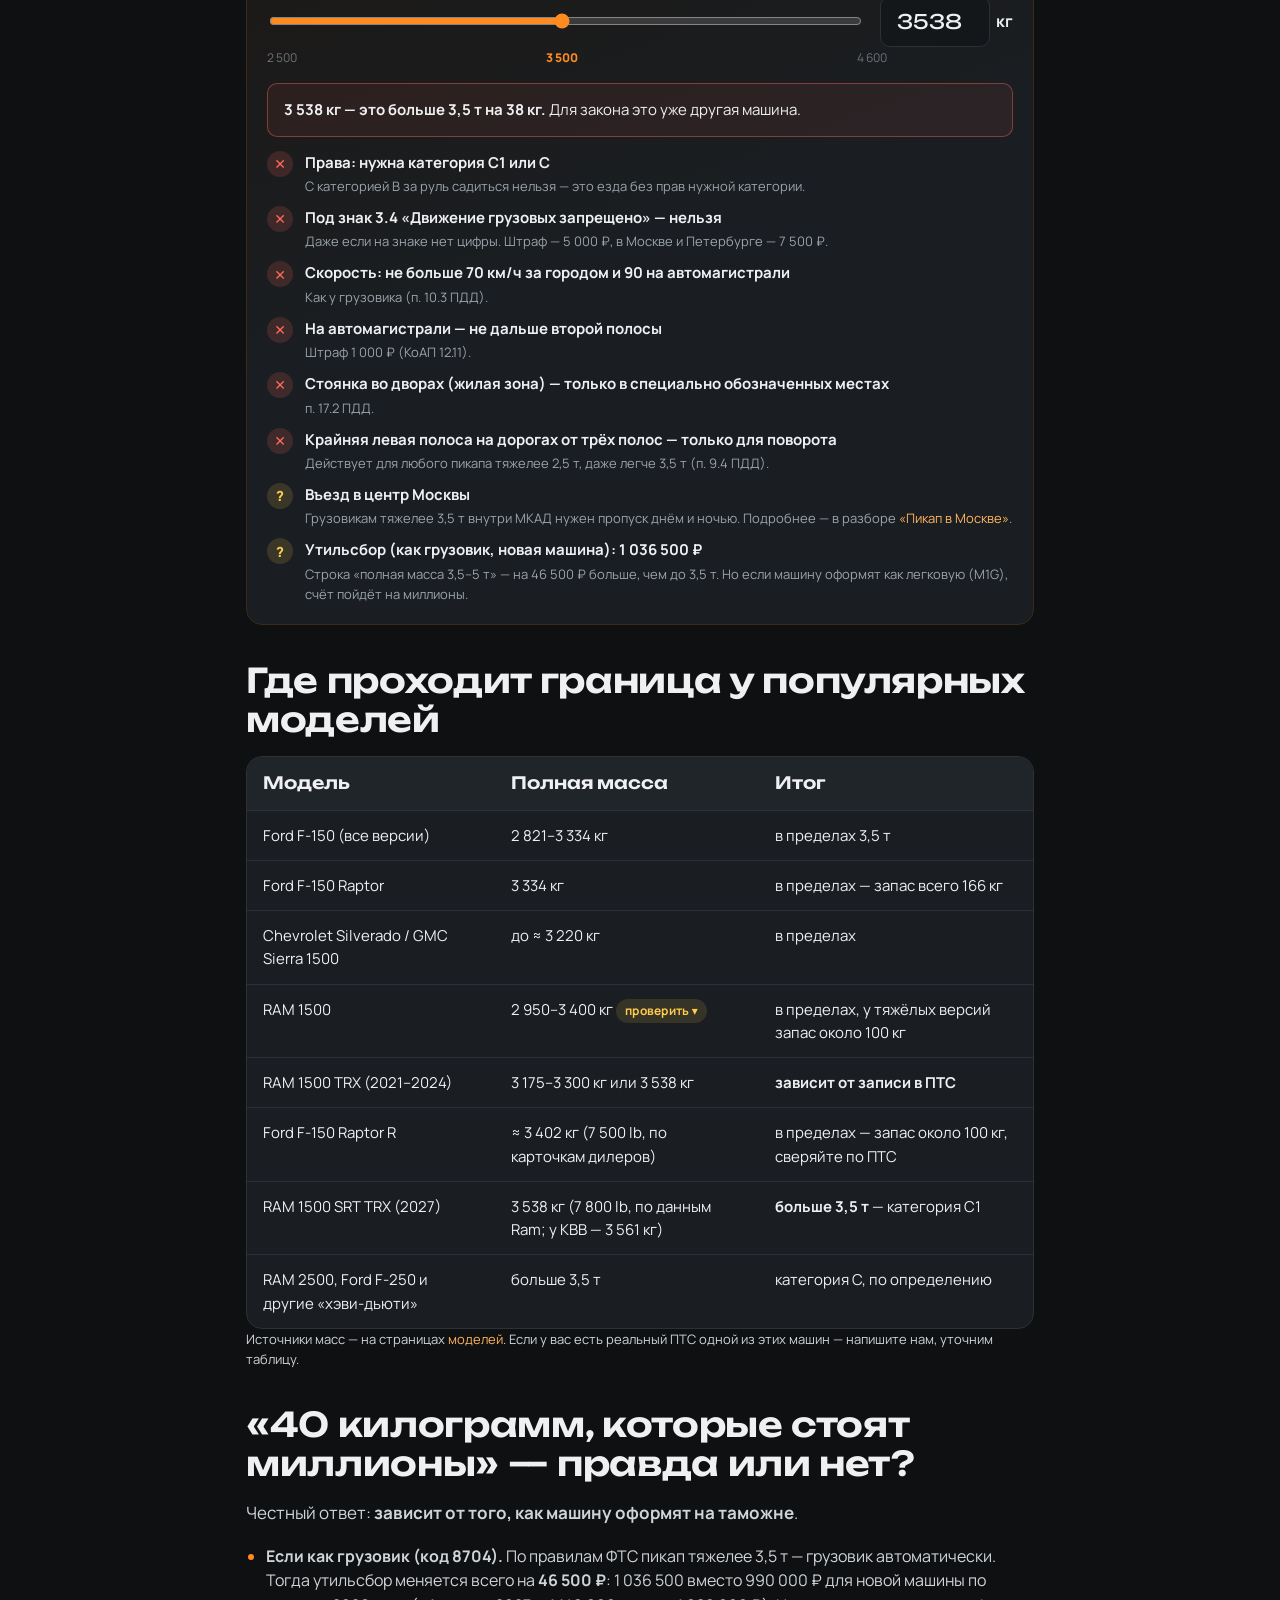
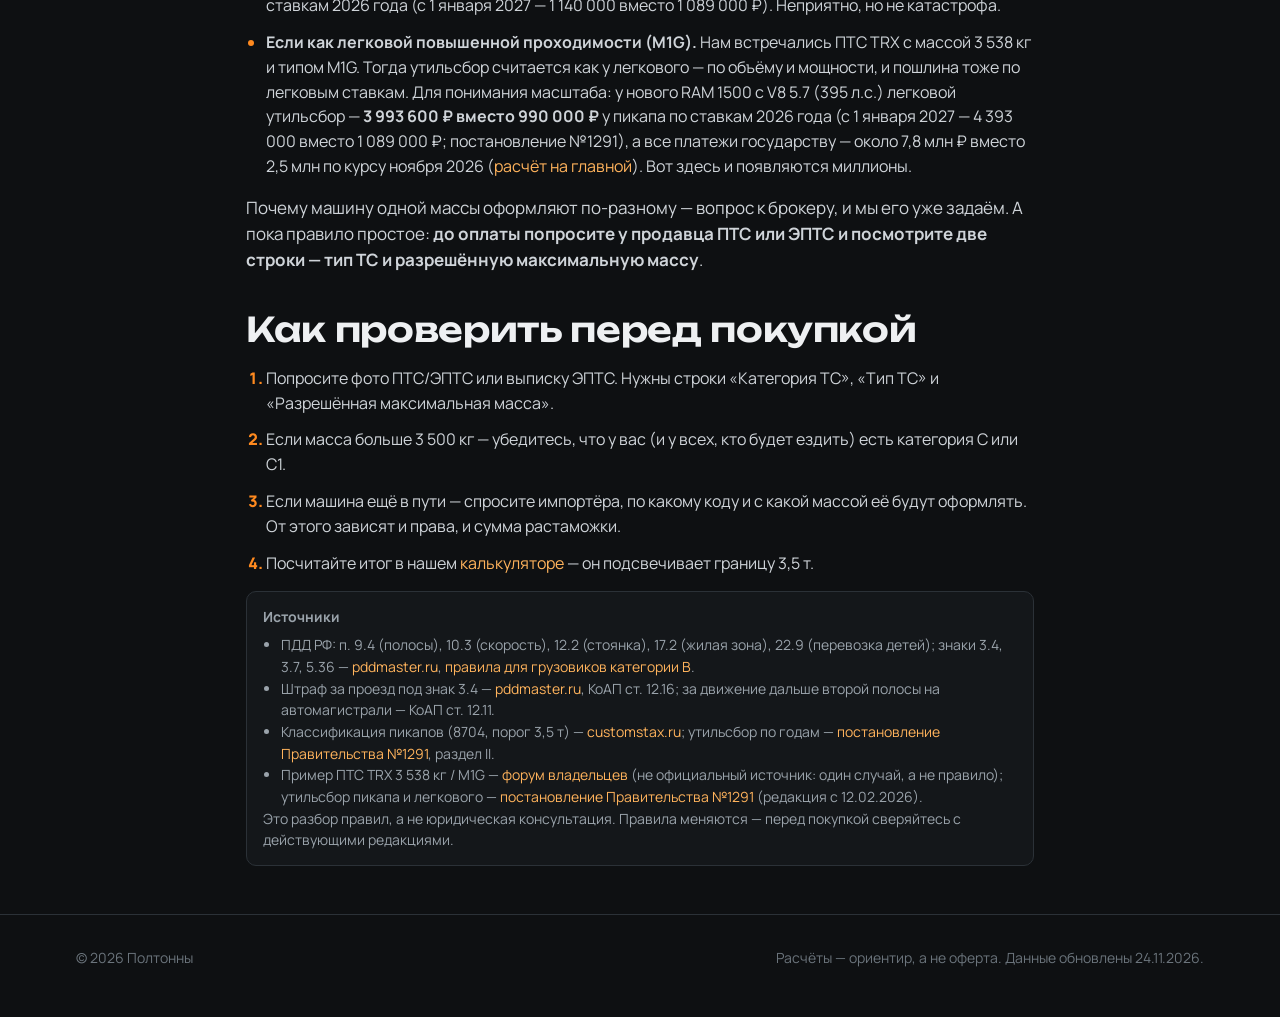
<file: limit-3500.html>
<!doctype html>
<html lang="ru">
<head>
  <meta charset="utf-8">
  <meta name="viewport" content="width=device-width, initial-scale=1">
  <title>Граница 3,5 тонны: что меняют 40 килограмм в ПТС пикапа</title>
  <meta name="description" content="Американский пикап в России — это грузовик. Разбираем, что это значит на дороге, и почему 40 кг сверх 3,5 т в ПТС меняют права, скорость, парковку и растаможку.">
  <link rel="icon" href="assets/brand/favicon.ico" sizes="any">
  <link rel="icon" type="image/png" sizes="32x32" href="assets/brand/favicon-32.png">
  <link rel="apple-touch-icon" href="assets/brand/apple-touch-icon.png">
  <meta name="theme-color" content="#0e1012">
  <meta property="og:type" content="article">
  <meta property="og:site_name" content="Полтонны">
  <meta property="og:locale" content="ru_RU">
  <meta property="og:title" content="Граница 3,5 тонны: что меняют 40 килограмм в ПТС пикапа">
  <meta property="og:description" content="Американский пикап в России — это грузовик. Разбираем, что это значит на дороге, и почему 40 кг сверх 3,5 т в ПТС меняют права, скорость, парковку и растаможку.">
  <meta property="og:url" content="https://poltonny.ru/limit-3500.html">
  <meta property="og:image" content="https://poltonny.ru/assets/brand/og-image.jpg">
  <meta property="og:image:width" content="1200">
  <meta property="og:image:height" content="630">
  <meta name="twitter:card" content="summary_large_image">
  <link rel="preconnect" href="https://fonts.googleapis.com">
  <link rel="preconnect" href="https://fonts.gstatic.com" crossorigin>
  <link href="https://fonts.googleapis.com/css2?family=Manrope:wght@400;500;600;700;800&family=Unbounded:wght@500;600;700&display=swap" rel="stylesheet">
  <link rel="stylesheet" href="assets/css/style.css?v=20261124b">
</head>
<body>
  <header class="site-header">
    <div class="wrap">
      <a class="logo" href="index.html" aria-label="Полтонны — на главную"><span class="logo-mark" aria-hidden="true">½</span><span class="logo-text">Полтонны</span></a>
      <nav class="nav" id="site-nav" aria-label="Разделы">
        <a href="index.html">Главная</a>
        <a href="models.html">Модели</a>
        <a href="compare.html">Сравнить</a>
        <a href="issues.html">Болячки</a>
        <a href="articles.html" class="active" aria-current="page">Разборы</a>
        <a href="calculator.html">Калькулятор</a>
      </nav>
      <a class="nav-cta" href="calculator.html">Калькулятор</a>
      <button class="nav-toggle" type="button" aria-expanded="false" aria-controls="site-nav">Меню</button>
    </div>
  </header>

  <main class="wrap article">
    <div class="page-head">
      <div class="eyebrow-sm">Разбор · 19 ноября 2026</div>
      <h1>Граница 3,5 тонны: что меняют 40 килограмм в ПТС</h1>
      <p class="lead-sm">У двух одинаковых RAM TRX в ПТС может стоять разная полная масса: 3 300 и 3 538 кг. Разница — 238 кг на бумаге и 38 кг сверх порога. Но для закона это две разные машины: с разными правами, скоростью, парковкой и растаможкой. Разбираемся, почему так — и как не попасть.</p>
    </div>

    <section class="prose">
      <h2>Сначала главное: американский пикап в России — грузовик</h2>
      <p>С 2023 года Росстандарт относит пикапы к категории <b>N1</b> — лёгкие грузовые автомобили. В ПТС у такой машины тип «грузовой». Именно поэтому пикап выгодно растаможивать: утильсбор у грузовиков не зависит от мощности, и RAM 1500 обходится на несколько миллионов дешевле, чем легковой внедорожник того же класса.</p>
      <p>Но у статуса грузовика есть и обратная сторона. Многие владельцы узнают о ней уже после покупки.</p>

      <h3>Что действует для любого пикапа — даже легче 3,5 т</h3>
      <ul class="facts">
        <li><b>Левая полоса — только для поворота.</b> На дорогах с тремя и более полосами в одну сторону грузовикам с полной массой больше 2,5 т нельзя ехать по крайней левой полосе — только поворачивать налево или разворачиваться (п. 9.4 ПДД). Полноразмерные американские пикапы весят больше 2,5 т все без исключения.</li>
        <li><b>Не везде можно парковаться «на тротуаре».</b> Таблички 8.6.2–8.6.9, разрешающие парковку на краю тротуара, касаются только легковых машин, мотоциклов, мопедов и велосипедов.</li>
        <li><b>Знаки для грузовиков — ваши.</b> «Движение с прицепом запрещено» (3.7) и экологические зоны (5.36) для грузовиков распространяются и на пикап.</li>
        <li><b>Приятный бонус.</b> Ребёнка 7–11 лет в кабине грузовика можно везти на обычном ремне — как на заднем сиденье легковой (п. 22.9).</li>
      </ul>

      <h2>А теперь — сама граница</h2>
      <p>Для закона важна не реальная масса машины, а <b>разрешённая максимальная масса</b> — строка в ПТС и СТС. Это масса пикапа с полной загрузкой, которую установил производитель. Если она больше 3 500 кг, меняется сразу несколько вещей.</p>
    </section>

    <section class="panel mass-tool" id="mass-tool">
      <h2>Проверьте свою машину</h2>
      <p class="dim" style="margin-top:-4px">Введите «Разрешённую максимальную массу» из ПТС или выберите пример.</p>
      <div class="chips" id="mass-presets"></div>
      <div class="mass-input">
        <input type="range" id="mass-range" min="2500" max="4600" step="1" value="3538" aria-label="Разрешённая максимальная масса, кг">
        <div class="mass-num"><input type="number" id="mass-num" min="1500" max="8000" step="1" value="3538" inputmode="numeric" aria-label="Масса, кг"> <span>кг</span></div>
      </div>
      <div class="mass-scale"><span>2 500</span><span class="mark">3 500</span><span>4 600</span></div>
      <div id="mass-result" aria-live="polite"></div>
    </section>

    <section class="prose">
      <h2>Где проходит граница у популярных моделей</h2>
      <div class="table-wrap">
        <table class="cmp mass-table">
          <thead><tr><th>Модель</th><th>Полная масса</th><th>Итог</th></tr></thead>
          <tbody>
            <tr><td>Ford F-150 (все версии)</td><td>2 821–3 334 кг</td><td>в пределах 3,5 т</td></tr>
            <tr><td>Ford F-150 Raptor</td><td>3 334 кг</td><td>в пределах — запас всего 166 кг</td></tr>
            <tr><td>Chevrolet Silverado / GMC Sierra 1500</td><td>до ≈ 3 220 кг</td><td>в пределах</td></tr>
            <tr><td>RAM 1500</td><td>2 950–3 400 кг <details class="chk"><summary class="badge check">проверить</summary><span class="chk-note">Источники расходятся по версиям: у Tradesman Crew Cab — 6 900 lb ≈ 3 130 кг, у тяжёлых комплектаций до ≈ 3 400 кг. Точная цифра — в ПТС конкретной машины.</span></details></td><td>в пределах, у тяжёлых версий запас около 100 кг</td></tr>
            <tr><td>RAM 1500 TRX (2021–2024)</td><td>3 175–3 300 кг или 3 538 кг</td><td><b>зависит от записи в ПТС</b></td></tr>
            <tr><td>Ford F-150 Raptor R</td><td>≈ 3 402 кг (7 500 lb, по карточкам дилеров)</td><td>в пределах — запас около 100 кг, сверяйте по ПТС</td></tr>
            <tr><td>RAM 1500 SRT TRX (2027)</td><td>3 538 кг (7 800 lb, по данным Ram; у KBB — 3 561 кг)</td><td><b>больше 3,5 т</b> — категория C1</td></tr>
            <tr><td>RAM 2500, Ford F-250 и другие «хэви-дьюти»</td><td>больше 3,5 т</td><td>категория C, по определению</td></tr>
          </tbody>
        </table>
      </div>
      <p class="dim" style="font-size:13px">Источники масс — на страницах <a href="models.html">моделей</a>. Если у вас есть реальный ПТС одной из этих машин — напишите нам, уточним таблицу.</p>

      <h2>«40 килограмм, которые стоят миллионы» — правда или нет?</h2>
      <p>Честный ответ: <b>зависит от того, как машину оформят на таможне</b>.</p>
      <ul class="facts">
        <li><b>Если как грузовик (код 8704).</b> По правилам ФТС пикап тяжелее 3,5 т — грузовик автоматически. Тогда утильсбор меняется всего на <b>46 500 ₽</b>: 1 036 500 вместо 990 000 ₽ для новой машины по ставкам 2026 года (с 1 января 2027 — 1 140 000 вместо 1 089 000 ₽). Неприятно, но не катастрофа.</li>
        <li><b>Если как легковой повышенной проходимости (M1G).</b> Нам встречались ПТС TRX с массой 3 538 кг и типом M1G. Тогда утильсбор считается как у легкового — по объёму и мощности, и пошлина тоже по легковым ставкам. Для понимания масштаба: у нового RAM 1500 с V8 5.7 (395 л.с.) легковой утильсбор — <b>3 993 600 ₽ вместо 990 000 ₽</b> у пикапа по ставкам 2026 года (с 1 января 2027 — 4 393 000 вместо 1 089 000 ₽; постановление №1291), а все платежи государству — около 7,8 млн ₽ вместо 2,5 млн по курсу ноября 2026 (<a href="index.html">расчёт на главной</a>). Вот здесь и появляются миллионы.</li>
      </ul>
      <p>Почему машину одной массы оформляют по-разному — вопрос к брокеру, и мы его уже задаём. А пока правило простое: <b>до оплаты попросите у продавца ПТС или ЭПТС и посмотрите две строки — тип ТС и разрешённую максимальную массу</b>.</p>

      <h2>Как проверить перед покупкой</h2>
      <ol class="facts">
        <li>Попросите фото ПТС/ЭПТС или выписку ЭПТС. Нужны строки «Категория ТС», «Тип ТС» и «Разрешённая максимальная масса».</li>
        <li>Если масса больше 3 500 кг — убедитесь, что у вас (и у всех, кто будет ездить) есть категория C или C1.</li>
        <li>Если машина ещё в пути — спросите импортёра, по какому коду и с какой массой её будут оформлять. От этого зависят и права, и сумма растаможки.</li>
        <li>Посчитайте итог в нашем <a href="calculator.html">калькуляторе</a> — он подсвечивает границу 3,5 т.</li>
      </ol>

      <div class="alert info">
        <b>Источники</b>
        <ul>
          <li>ПДД РФ: п. 9.4 (полосы), 10.3 (скорость), 12.2 (стоянка), 17.2 (жилая зона), 22.9 (перевозка детей); знаки 3.4, 3.7, 5.36 — <a href="https://pddmaster.ru/documents/pdd/9-pdd" target="_blank" rel="noopener">pddmaster.ru</a>, <a href="https://pddmaster.ru/pdd/gruzoviki-b.html" target="_blank" rel="noopener">правила для грузовиков категории B</a>.</li>
          <li>Штраф за проезд под знак 3.4 — <a href="https://pddmaster.ru/documents/pdd/pr-1-3-pdd" target="_blank" rel="noopener">pddmaster.ru</a>, КоАП ст. 12.16; за движение дальше второй полосы на автомагистрали — КоАП ст. 12.11.</li>
          <li>Классификация пикапов (8704, порог 3,5 т) — <a href="https://customstax.ru/articles/pikap-gruzovoy-ili-legkovoy.php" target="_blank" rel="noopener">customstax.ru</a>; утильсбор по годам — <a href="https://law.tks.ru/document/830618" target="_blank" rel="noopener">постановление Правительства №1291</a>, раздел II.</li>
          <li>Пример ПТС TRX 3 538 кг / M1G — <a href="https://forum.motolodka.ru/read.php?f=2&amp;i=1678767&amp;t=1678767" target="_blank" rel="noopener">форум владельцев</a> (не официальный источник: один случай, а не правило); утильсбор пикапа и легкового — <a href="https://law.tks.ru/document/830618" target="_blank" rel="noopener">постановление Правительства №1291</a> (редакция с 12.02.2026).</li>
        </ul>
        Это разбор правил, а не юридическая консультация. Правила меняются — перед покупкой сверяйтесь с действующими редакциями.
      </div>
    </section>
  </main>

  <footer class="site-footer">
    <div class="wrap">
      <span>© 2026 Полтонны</span>
      <span>Расчёты — ориентир, а не оферта. Данные обновлены 24.11.2026.</span>
    </div>
  </footer>

  <script src="assets/js/analytics.js?v=20261124b"></script>
  <script src="assets/js/rules.js?v=20261124b"></script>
  <script src="assets/js/models.js?v=20261124b"></script>
  <script src="assets/js/app.js?v=20261124b"></script>
</body>
</html>
</file>
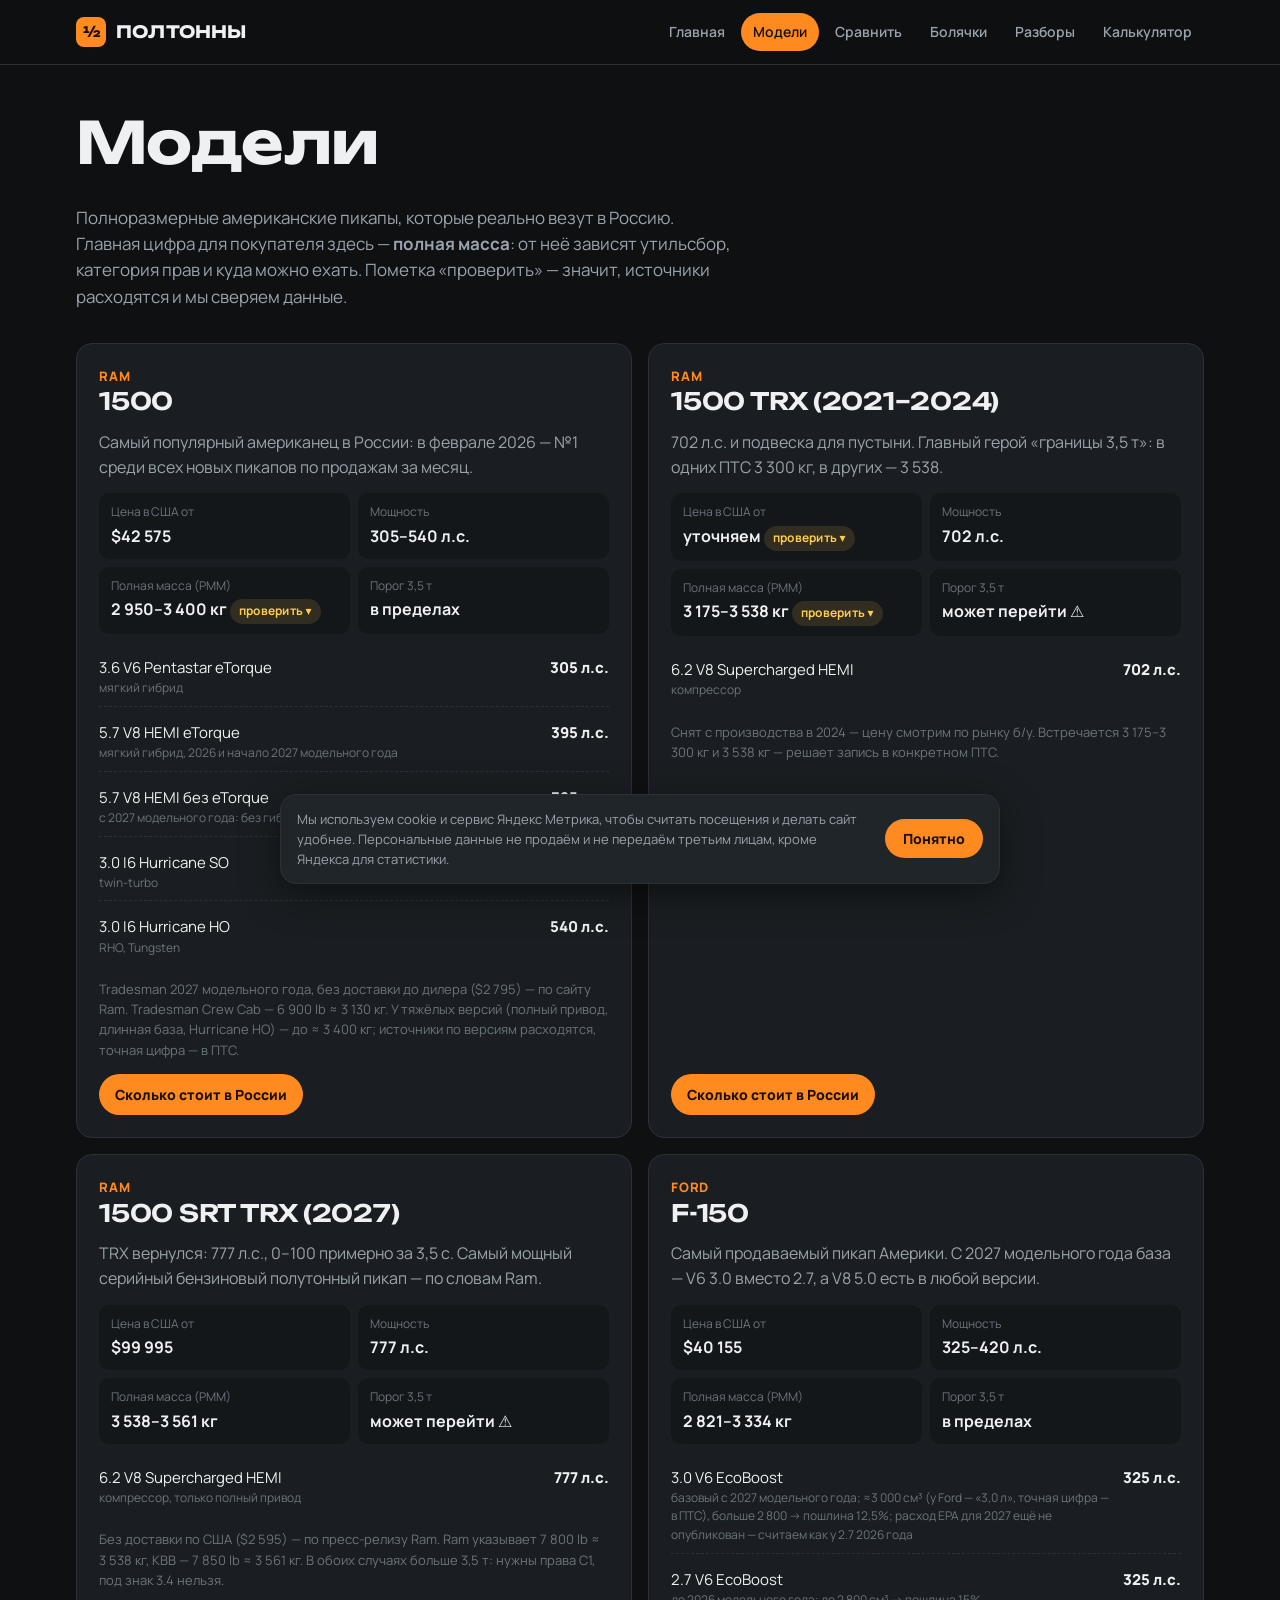
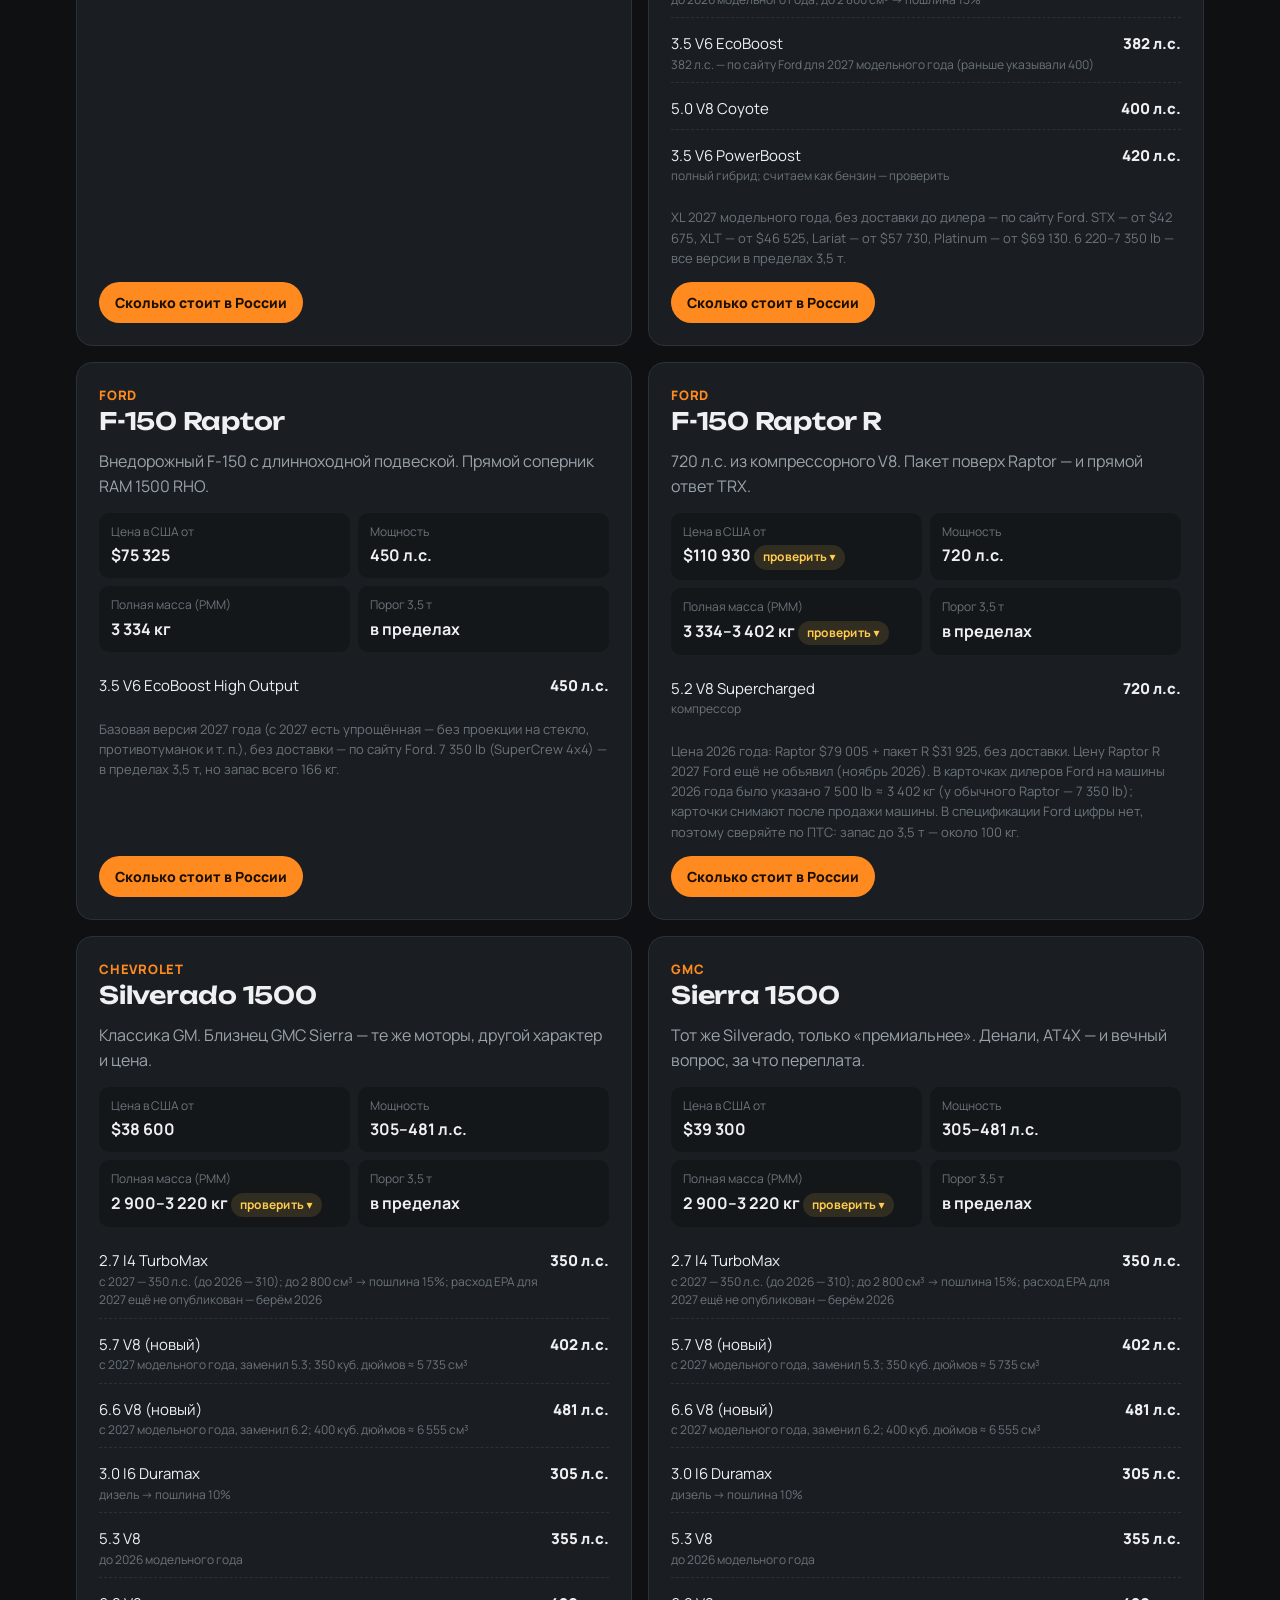
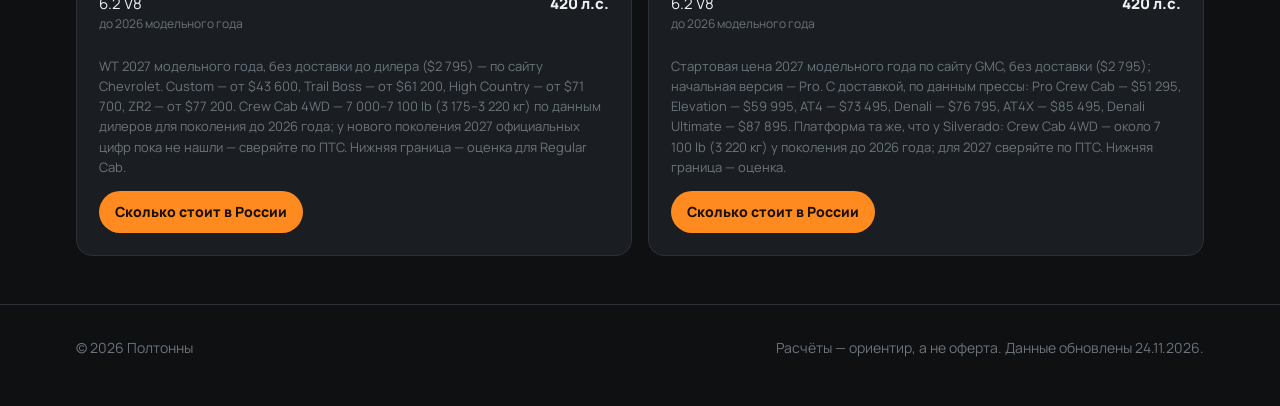
<file: models.html>
<!doctype html>
<html lang="ru">
<head>
  <meta charset="utf-8">
  <meta name="viewport" content="width=device-width, initial-scale=1">
  <title>Модели — Полтонны</title>
  <meta name="description" content="RAM 1500 и TRX, Ford F-150, Raptor и Raptor R, Chevrolet Silverado и GMC Sierra: моторы, мощность, полная масса и цены в США.">
  <link rel="icon" href="assets/brand/favicon.ico" sizes="any">
  <link rel="icon" type="image/png" sizes="32x32" href="assets/brand/favicon-32.png">
  <link rel="apple-touch-icon" href="assets/brand/apple-touch-icon.png">
  <meta name="theme-color" content="#0e1012">
  <meta property="og:type" content="website">
  <meta property="og:site_name" content="Полтонны">
  <meta property="og:locale" content="ru_RU">
  <meta property="og:title" content="Модели — Полтонны">
  <meta property="og:description" content="RAM 1500 и TRX, Ford F-150, Raptor и Raptor R, Chevrolet Silverado и GMC Sierra: моторы, мощность, полная масса и цены в США.">
  <meta property="og:url" content="https://poltonny.ru/models.html">
  <meta property="og:image" content="https://poltonny.ru/assets/brand/og-image.jpg">
  <meta property="og:image:width" content="1200">
  <meta property="og:image:height" content="630">
  <meta name="twitter:card" content="summary_large_image">
  <link rel="preconnect" href="https://fonts.googleapis.com">
  <link rel="preconnect" href="https://fonts.gstatic.com" crossorigin>
  <link href="https://fonts.googleapis.com/css2?family=Manrope:wght@400;500;600;700;800&family=Unbounded:wght@500;600;700&display=swap" rel="stylesheet">
  <link rel="stylesheet" href="assets/css/style.css?v=20261124b">
</head>
<body>
  <header class="site-header">
    <div class="wrap">
      <a class="logo" href="index.html" aria-label="Полтонны — на главную"><span class="logo-mark" aria-hidden="true">½</span><span class="logo-text">Полтонны</span></a>
      <nav class="nav" id="site-nav" aria-label="Разделы">
        <a href="index.html">Главная</a>
        <a href="models.html" class="active" aria-current="page">Модели</a>
        <a href="compare.html">Сравнить</a>
        <a href="issues.html">Болячки</a>
        <a href="articles.html">Разборы</a>
        <a href="calculator.html">Калькулятор</a>
      </nav>
      <a class="nav-cta" href="calculator.html">Калькулятор</a>
      <button class="nav-toggle" type="button" aria-expanded="false" aria-controls="site-nav">Меню</button>
    </div>
  </header>

  <main class="wrap">
    <div class="page-head">
      <h1>Модели</h1>
      <p>Полноразмерные американские пикапы, которые реально везут в Россию. Главная цифра для покупателя здесь — <b>полная масса</b>: от неё зависят утильсбор, категория прав и куда можно ехать. Пометка «проверить» — значит, источники расходятся и мы сверяем данные.</p>
    </div>
    <div class="models-grid" id="models-list"></div>
  </main>

  <footer class="site-footer">
    <div class="wrap">
      <span>© 2026 Полтонны</span>
      <span>Расчёты — ориентир, а не оферта. Данные обновлены 24.11.2026.</span>
    </div>
  </footer>

  <script src="assets/js/analytics.js?v=20261124b"></script>
  <script src="assets/js/rules.js?v=20261124b"></script>
  <script src="assets/js/models.js?v=20261124b"></script>
  <script src="assets/js/app.js?v=20261124b"></script>
</body>
</html>
</file>
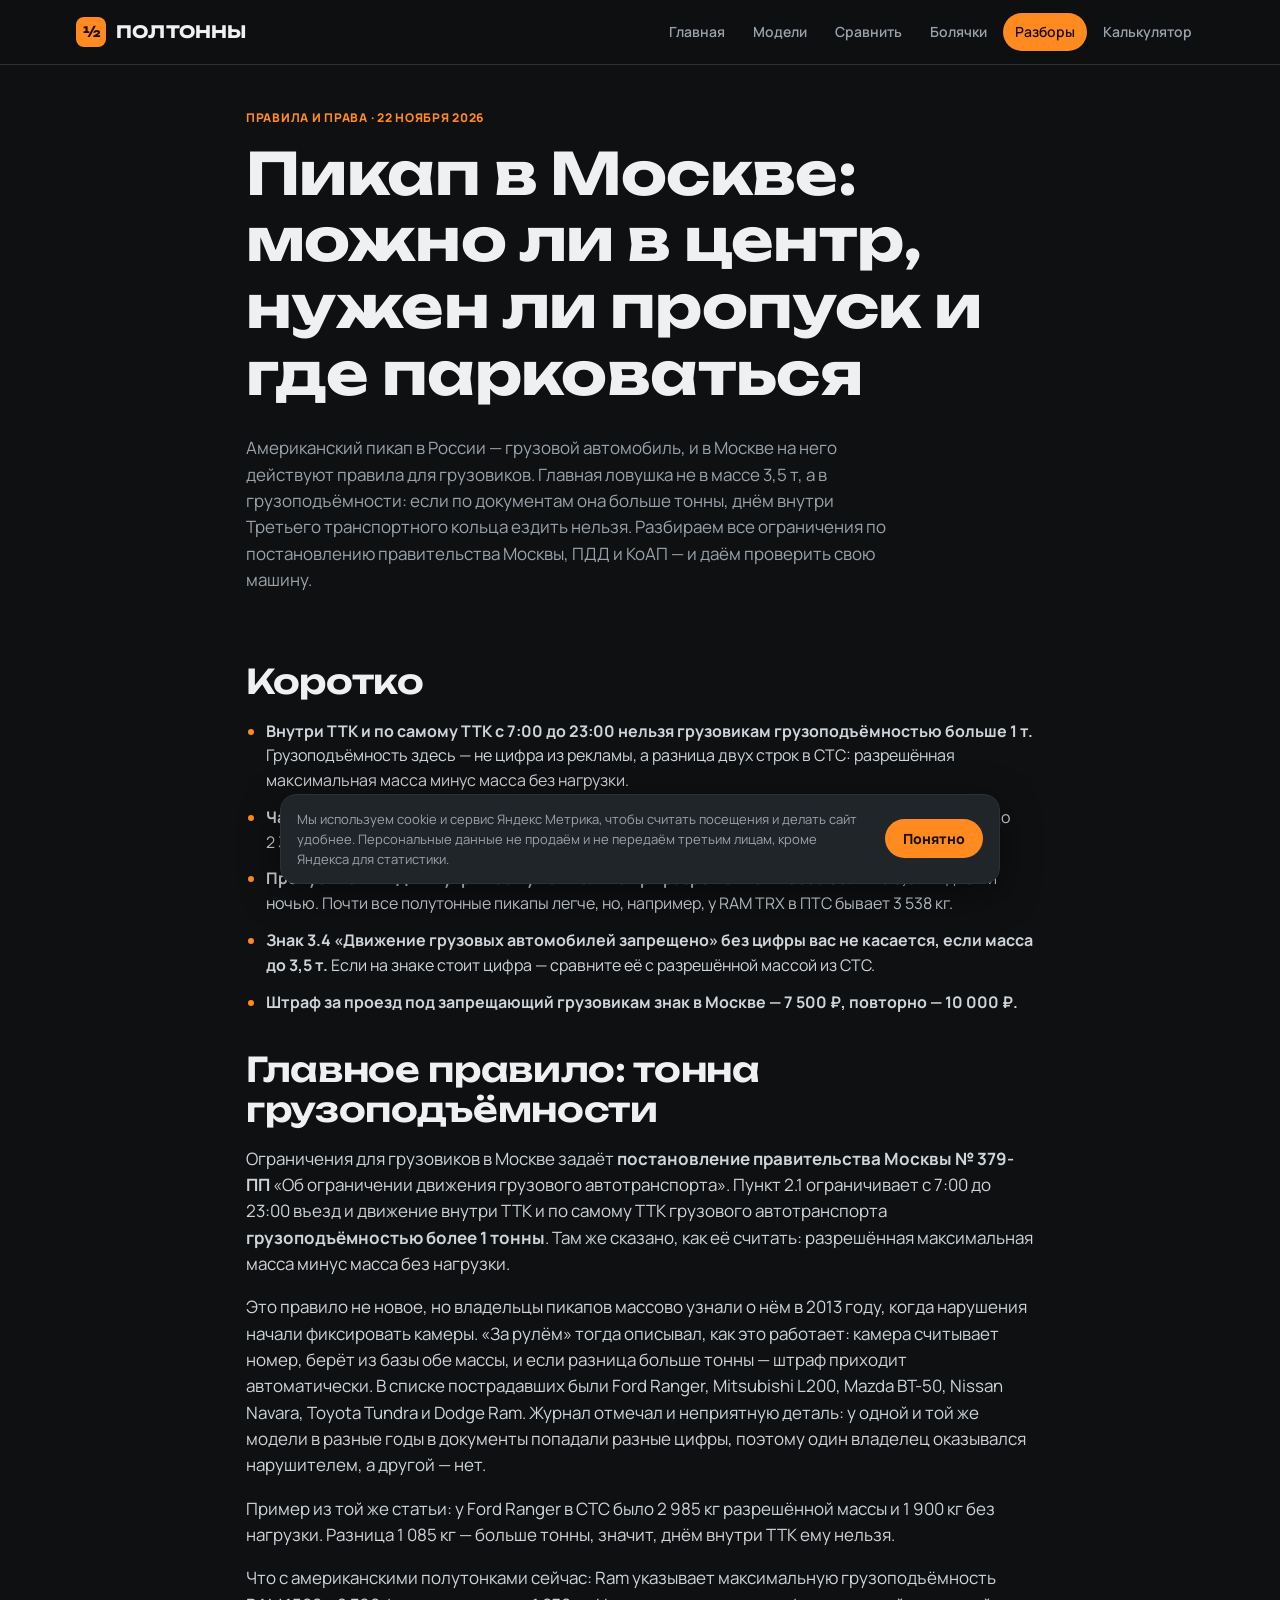
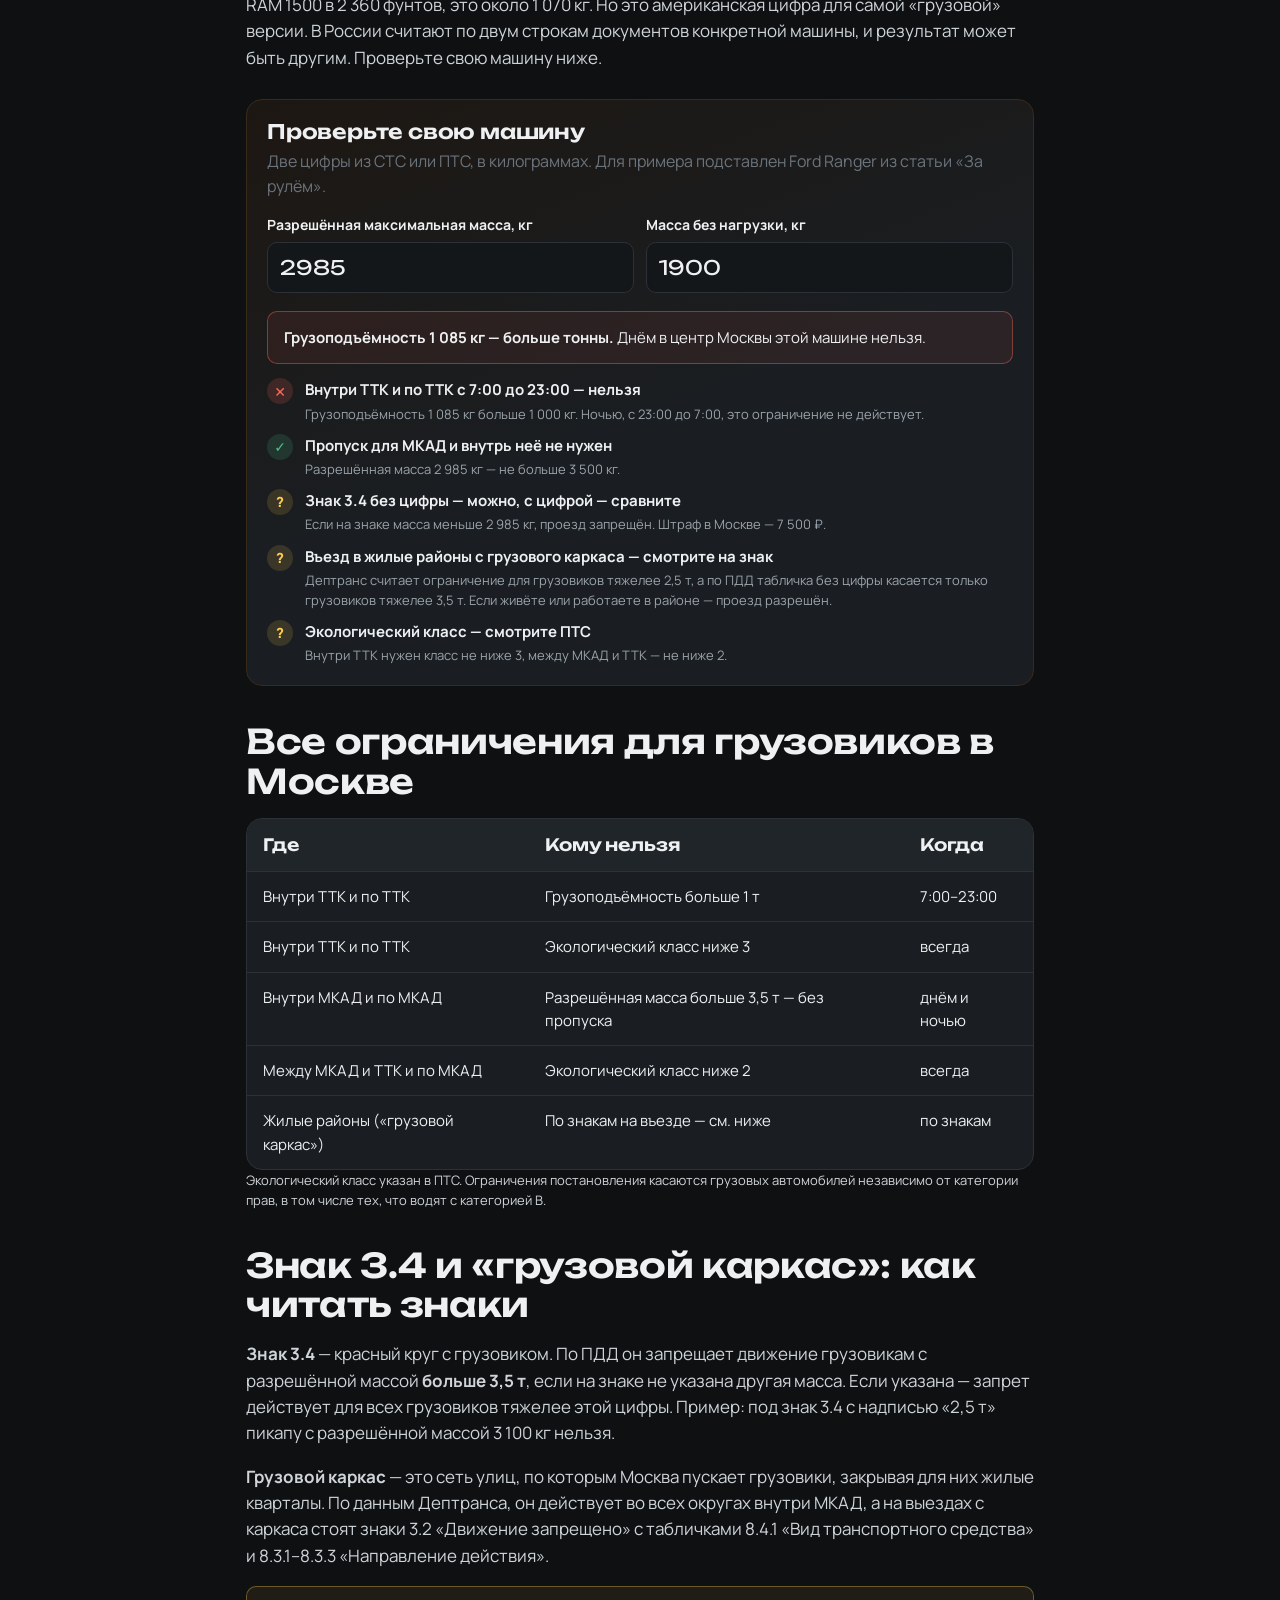
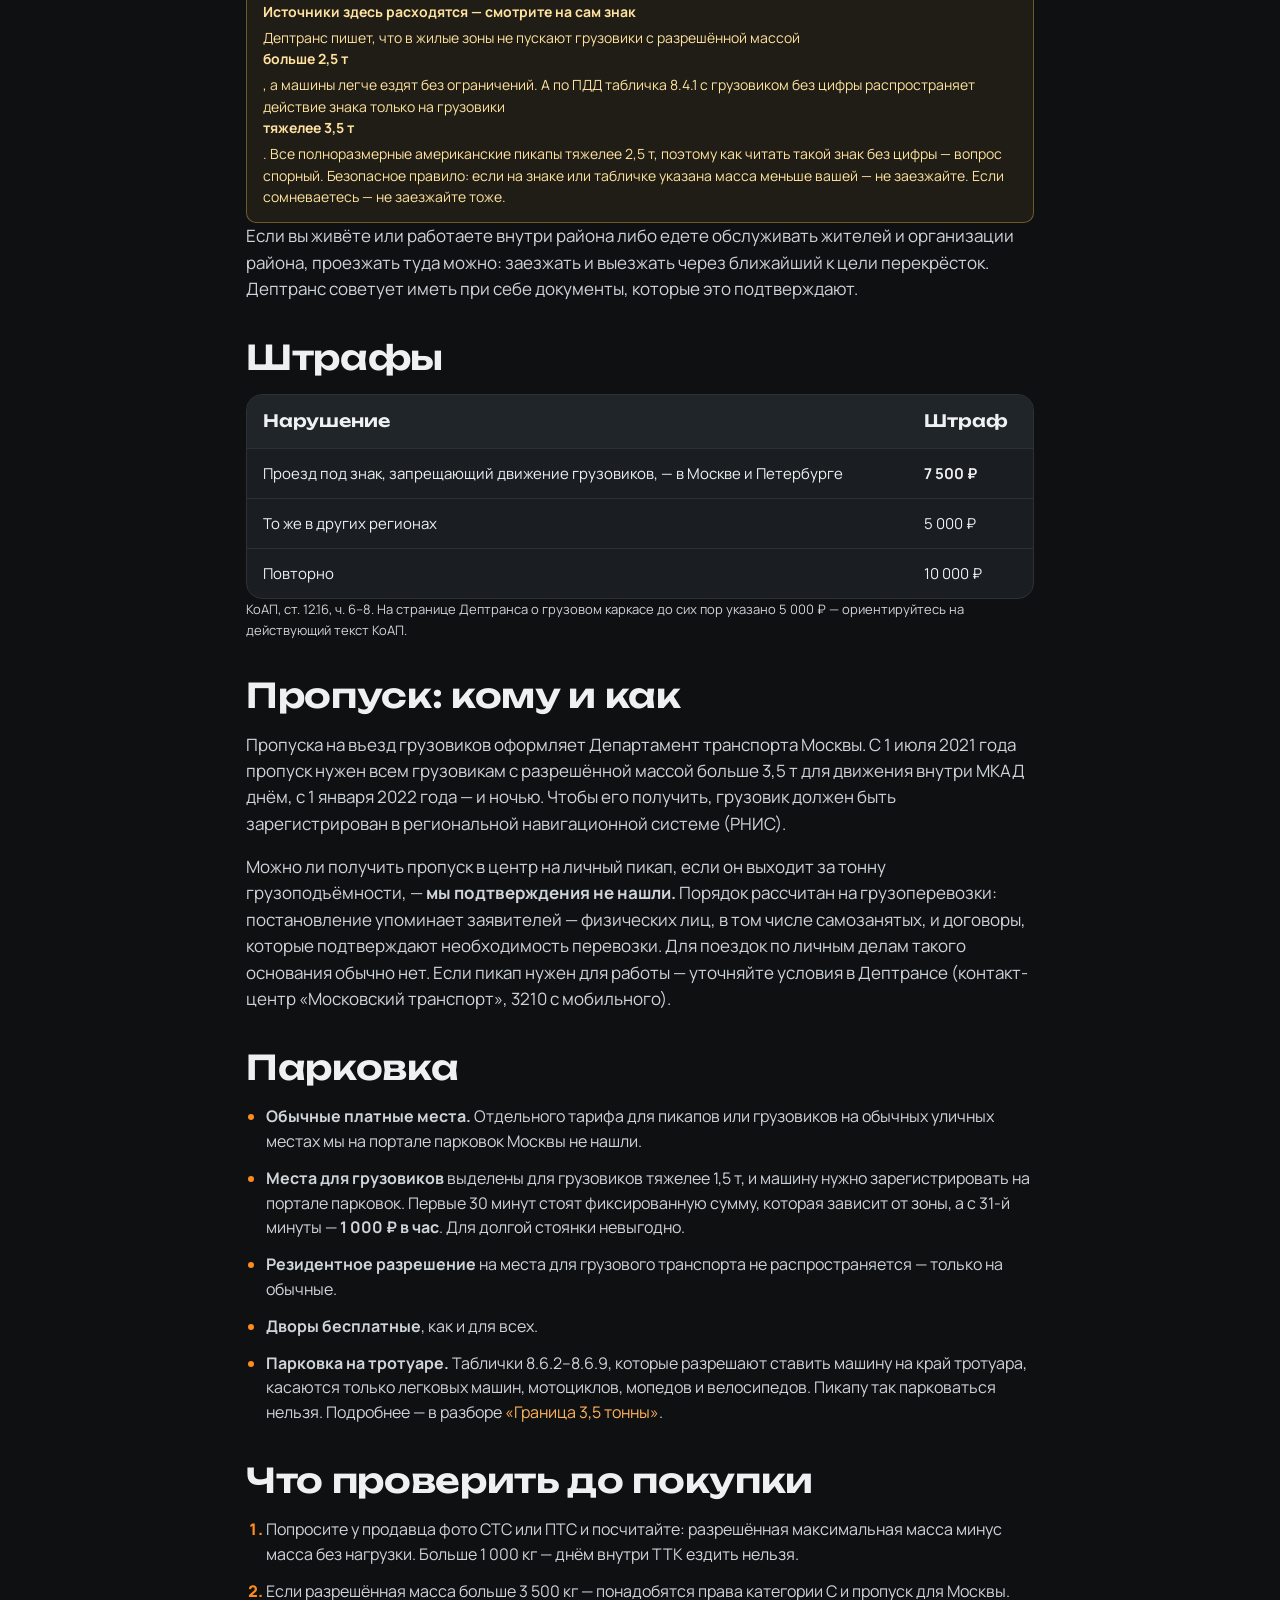
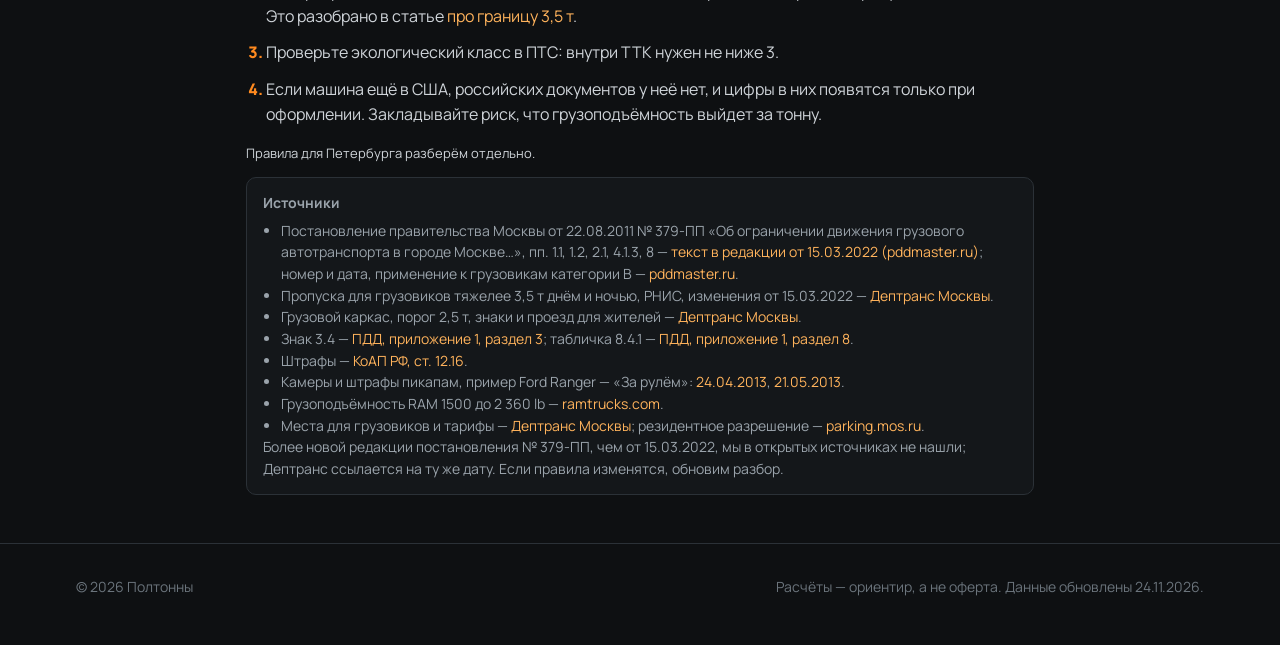
<file: pickup-city.html>
<!doctype html>
<html lang="ru">
<head>
  <meta charset="utf-8">
  <meta name="viewport" content="width=device-width, initial-scale=1">
  <title>Пикап в Москве: центр, пропуск, знак 3.4 и парковка — Полтонны</title>
  <meta name="description" content="Можно ли на пикапе днём внутри ТТК, когда нужен пропуск, как читать знак 3.4 и грузовой каркас, где парковаться. Проверка по двум цифрам из СТС, со ссылками на постановление Москвы, ПДД и КоАП.">
  <link rel="icon" href="assets/brand/favicon.ico" sizes="any">
  <link rel="icon" type="image/png" sizes="32x32" href="assets/brand/favicon-32.png">
  <link rel="apple-touch-icon" href="assets/brand/apple-touch-icon.png">
  <meta name="theme-color" content="#0e1012">
  <meta property="og:type" content="article">
  <meta property="og:site_name" content="Полтонны">
  <meta property="og:locale" content="ru_RU">
  <meta property="og:title" content="Пикап в Москве: можно ли в центр, нужен ли пропуск и где парковаться">
  <meta property="og:description" content="Днём внутри ТТК нельзя грузовикам грузоподъёмностью больше 1 т — и часть американских пикапов попадает под запрет. Проверьте свою машину по двум цифрам из СТС.">
  <meta property="og:url" content="https://poltonny.ru/pickup-city.html">
  <meta property="og:image" content="https://poltonny.ru/assets/brand/og-image.jpg">
  <meta property="og:image:width" content="1200">
  <meta property="og:image:height" content="630">
  <meta name="twitter:card" content="summary_large_image">
  <link rel="preconnect" href="https://fonts.googleapis.com">
  <link rel="preconnect" href="https://fonts.gstatic.com" crossorigin>
  <link href="https://fonts.googleapis.com/css2?family=Manrope:wght@400;500;600;700;800&family=Unbounded:wght@500;600;700&display=swap" rel="stylesheet">
  <link rel="stylesheet" href="assets/css/style.css?v=20261124b">
</head>
<body>
  <header class="site-header">
    <div class="wrap">
      <a class="logo" href="index.html" aria-label="Полтонны — на главную"><span class="logo-mark" aria-hidden="true">½</span><span class="logo-text">Полтонны</span></a>
      <nav class="nav" id="site-nav" aria-label="Разделы">
        <a href="index.html">Главная</a>
        <a href="models.html">Модели</a>
        <a href="compare.html">Сравнить</a>
        <a href="issues.html">Болячки</a>
        <a href="articles.html" class="active" aria-current="page">Разборы</a>
        <a href="calculator.html">Калькулятор</a>
      </nav>
      <a class="nav-cta" href="calculator.html">Калькулятор</a>
      <button class="nav-toggle" type="button" aria-expanded="false" aria-controls="site-nav">Меню</button>
    </div>
  </header>

  <main class="wrap article">
    <div class="page-head">
      <div class="eyebrow-sm">Правила и права · 22 ноября 2026</div>
      <h1>Пикап в Москве: можно ли в центр, нужен ли пропуск и где парковаться</h1>
      <p class="lead-sm">Американский пикап в России — грузовой автомобиль, и в Москве на него действуют правила для грузовиков. Главная ловушка не в массе 3,5&nbsp;т, а в грузоподъёмности: если по документам она больше тонны, днём внутри Третьего транспортного кольца ездить нельзя. Разбираем все ограничения по постановлению правительства Москвы, ПДД и КоАП — и даём проверить свою машину.</p>
    </div>

    <section class="prose">
      <h2>Коротко</h2>
      <ul class="facts">
        <li><b>Внутри ТТК и по самому ТТК с 7:00 до 23:00 нельзя грузовикам грузоподъёмностью больше 1&nbsp;т.</b> Грузоподъёмность здесь — не цифра из рекламы, а разница двух строк в СТС: разрешённая максимальная масса минус масса без нагрузки.</li>
        <li><b>Часть американских пикапов за тонну выходит.</b> Ram заявляет у RAM 1500 грузоподъёмность до 2&nbsp;360 фунтов — около 1&nbsp;070&nbsp;кг. Решает не модель, а цифры в документах конкретной машины.</li>
        <li><b>Пропуск на МКАД и внутрь неё нужен только при разрешённой массе больше 3,5&nbsp;т</b> — днём и ночью. Почти все полутонные пикапы легче, но, например, у RAM TRX в ПТС бывает 3&nbsp;538&nbsp;кг.</li>
        <li><b>Знак 3.4 «Движение грузовых автомобилей запрещено» без цифры вас не касается, если масса до 3,5&nbsp;т.</b> Если на знаке стоит цифра — сравните её с разрешённой массой из СТС.</li>
        <li><b>Штраф за проезд под запрещающий грузовикам знак в Москве — 7&nbsp;500&nbsp;₽, повторно — 10&nbsp;000&nbsp;₽.</b></li>
      </ul>

      <h2>Главное правило: тонна грузоподъёмности</h2>
      <p>Ограничения для грузовиков в Москве задаёт <b>постановление правительства Москвы №&nbsp;379-ПП</b> «Об ограничении движения грузового автотранспорта». Пункт 2.1 ограничивает с 7:00 до 23:00 въезд и движение внутри ТТК и по самому ТТК грузового автотранспорта <b>грузоподъёмностью более 1 тонны</b>. Там же сказано, как её считать: разрешённая максимальная масса минус масса без нагрузки.</p>
      <p>Это правило не новое, но владельцы пикапов массово узнали о нём в 2013 году, когда нарушения начали фиксировать камеры. «За рулём» тогда описывал, как это работает: камера считывает номер, берёт из базы обе массы, и если разница больше тонны — штраф приходит автоматически. В списке пострадавших были Ford Ranger, Mitsubishi L200, Mazda BT-50, Nissan Navara, Toyota Tundra и Dodge Ram. Журнал отмечал и неприятную деталь: у одной и той же модели в разные годы в документы попадали разные цифры, поэтому один владелец оказывался нарушителем, а другой — нет.</p>
      <p>Пример из той же статьи: у Ford Ranger в СТС было 2&nbsp;985&nbsp;кг разрешённой массы и 1&nbsp;900&nbsp;кг без нагрузки. Разница 1&nbsp;085&nbsp;кг — больше тонны, значит, днём внутри ТТК ему нельзя.</p>
      <p>Что с американскими полутонками сейчас: Ram указывает максимальную грузоподъёмность RAM 1500 в 2&nbsp;360 фунтов, это около 1&nbsp;070&nbsp;кг. Но это американская цифра для самой «грузовой» версии. В России считают по двум строкам документов конкретной машины, и результат может быть другим. Проверьте свою машину ниже.</p>
    </section>

    <section class="panel mass-tool" id="city-tool">
      <h2>Проверьте свою машину</h2>
      <p class="dim" style="margin-top:-4px">Две цифры из СТС или ПТС, в килограммах. Для примера подставлен Ford Ranger из статьи «За рулём».</p>
      <div class="city-inputs">
        <label class="field"><span>Разрешённая максимальная масса, кг</span><input type="number" id="city-rmm" min="1000" max="9000" step="1" value="2985" inputmode="numeric"></label>
        <label class="field"><span>Масса без нагрузки, кг</span><input type="number" id="city-curb" min="500" max="8000" step="1" value="1900" inputmode="numeric"></label>
      </div>
      <div id="city-result" aria-live="polite"></div>
    </section>

    <section class="prose">
      <h2>Все ограничения для грузовиков в Москве</h2>
      <div class="table-wrap">
        <table class="cmp">
          <thead><tr><th>Где</th><th>Кому нельзя</th><th>Когда</th></tr></thead>
          <tbody>
            <tr><td>Внутри ТТК и по ТТК</td><td>Грузоподъёмность больше 1&nbsp;т</td><td>7:00–23:00</td></tr>
            <tr><td>Внутри ТТК и по ТТК</td><td>Экологический класс ниже 3</td><td>всегда</td></tr>
            <tr><td>Внутри МКАД и по МКАД</td><td>Разрешённая масса больше 3,5&nbsp;т — без пропуска</td><td>днём и ночью</td></tr>
            <tr><td>Между МКАД и ТТК и по МКАД</td><td>Экологический класс ниже 2</td><td>всегда</td></tr>
            <tr><td>Жилые районы («грузовой каркас»)</td><td>По знакам на въезде — см. ниже</td><td>по знакам</td></tr>
          </tbody>
        </table>
      </div>
      <p class="dim" style="font-size:13px">Экологический класс указан в ПТС. Ограничения постановления касаются грузовых автомобилей независимо от категории прав, в том числе тех, что водят с категорией B.</p>

      <h2>Знак 3.4 и «грузовой каркас»: как читать знаки</h2>
      <p><b>Знак 3.4</b> — красный круг с грузовиком. По ПДД он запрещает движение грузовикам с разрешённой массой <b>больше 3,5&nbsp;т</b>, если на знаке не указана другая масса. Если указана — запрет действует для всех грузовиков тяжелее этой цифры. Пример: под знак 3.4 с надписью «2,5&nbsp;т» пикапу с разрешённой массой 3&nbsp;100&nbsp;кг нельзя.</p>
      <p><b>Грузовой каркас</b> — это сеть улиц, по которым Москва пускает грузовики, закрывая для них жилые кварталы. По данным Дептранса, он действует во всех округах внутри МКАД, а на выездах с каркаса стоят знаки 3.2 «Движение запрещено» с табличками 8.4.1 «Вид транспортного средства» и 8.3.1–8.3.3 «Направление действия».</p>
      <div class="alert warn">
        <b>Источники здесь расходятся — смотрите на сам знак</b>
        Дептранс пишет, что в жилые зоны не пускают грузовики с разрешённой массой <b>больше 2,5&nbsp;т</b>, а машины легче ездят без ограничений. А по ПДД табличка 8.4.1 с грузовиком без цифры распространяет действие знака только на грузовики <b>тяжелее 3,5&nbsp;т</b>. Все полноразмерные американские пикапы тяжелее 2,5&nbsp;т, поэтому как читать такой знак без цифры — вопрос спорный. Безопасное правило: если на знаке или табличке указана масса меньше вашей — не заезжайте. Если сомневаетесь — не заезжайте тоже.
      </div>
      <p>Если вы живёте или работаете внутри района либо едете обслуживать жителей и организации района, проезжать туда можно: заезжать и выезжать через ближайший к цели перекрёсток. Дептранс советует иметь при себе документы, которые это подтверждают.</p>

      <h2>Штрафы</h2>
      <div class="table-wrap">
        <table class="cmp">
          <thead><tr><th>Нарушение</th><th>Штраф</th></tr></thead>
          <tbody>
            <tr><td>Проезд под знак, запрещающий движение грузовиков, — в Москве и Петербурге</td><td><b>7&nbsp;500&nbsp;₽</b></td></tr>
            <tr><td>То же в других регионах</td><td>5&nbsp;000&nbsp;₽</td></tr>
            <tr><td>Повторно</td><td>10&nbsp;000&nbsp;₽</td></tr>
          </tbody>
        </table>
      </div>
      <p class="dim" style="font-size:13px">КоАП, ст. 12.16, ч. 6–8. На странице Дептранса о грузовом каркасе до сих пор указано 5&nbsp;000&nbsp;₽ — ориентируйтесь на действующий текст КоАП.</p>

      <h2>Пропуск: кому и как</h2>
      <p>Пропуска на въезд грузовиков оформляет Департамент транспорта Москвы. С 1 июля 2021 года пропуск нужен всем грузовикам с разрешённой массой больше 3,5&nbsp;т для движения внутри МКАД днём, с 1 января 2022 года — и ночью. Чтобы его получить, грузовик должен быть зарегистрирован в региональной навигационной системе (РНИС).</p>
      <p>Можно ли получить пропуск в центр на личный пикап, если он выходит за тонну грузоподъёмности, — <b>мы подтверждения не нашли.</b> Порядок рассчитан на грузоперевозки: постановление упоминает заявителей — физических лиц, в том числе самозанятых, и договоры, которые подтверждают необходимость перевозки. Для поездок по личным делам такого основания обычно нет. Если пикап нужен для работы — уточняйте условия в Дептрансе (контакт-центр «Московский транспорт», 3210 с мобильного).</p>

      <h2>Парковка</h2>
      <ul class="facts">
        <li><b>Обычные платные места.</b> Отдельного тарифа для пикапов или грузовиков на обычных уличных местах мы на портале парковок Москвы не нашли.</li>
        <li><b>Места для грузовиков</b> выделены для грузовиков тяжелее 1,5&nbsp;т, и машину нужно зарегистрировать на портале парковок. Первые 30 минут стоят фиксированную сумму, которая зависит от зоны, а с 31-й минуты — <b>1&nbsp;000&nbsp;₽ в час</b>. Для долгой стоянки невыгодно.</li>
        <li><b>Резидентное разрешение</b> на места для грузового транспорта не распространяется — только на обычные.</li>
        <li><b>Дворы бесплатные</b>, как и для всех.</li>
        <li><b>Парковка на тротуаре.</b> Таблички 8.6.2–8.6.9, которые разрешают ставить машину на край тротуара, касаются только легковых машин, мотоциклов, мопедов и велосипедов. Пикапу так парковаться нельзя. Подробнее — в разборе <a href="limit-3500.html">«Граница 3,5 тонны»</a>.</li>
      </ul>

      <h2>Что проверить до покупки</h2>
      <ol class="facts">
        <li>Попросите у продавца фото СТС или ПТС и посчитайте: разрешённая максимальная масса минус масса без нагрузки. Больше 1&nbsp;000&nbsp;кг — днём внутри ТТК ездить нельзя.</li>
        <li>Если разрешённая масса больше 3&nbsp;500&nbsp;кг — понадобятся права категории C и пропуск для Москвы. Это разобрано в статье <a href="limit-3500.html">про границу 3,5&nbsp;т</a>.</li>
        <li>Проверьте экологический класс в ПТС: внутри ТТК нужен не ниже 3.</li>
        <li>Если машина ещё в США, российских документов у неё нет, и цифры в них появятся только при оформлении. Закладывайте риск, что грузоподъёмность выйдет за тонну.</li>
      </ol>
      <p class="dim" style="font-size:13px">Правила для Петербурга разберём отдельно.</p>

      <div class="alert info">
        <b>Источники</b>
        <ul>
          <li>Постановление правительства Москвы от 22.08.2011 №&nbsp;379-ПП «Об ограничении движения грузового автотранспорта в городе Москве…», пп. 1.1, 1.2, 2.1, 4.1.3, 8 — <a href="https://pddmaster.ru/documents/ob-ogranichenii-dvizheniya-gruzovogo-avtotransporta-v-gorode-moskve" target="_blank" rel="noopener">текст в редакции от 15.03.2022 (pddmaster.ru)</a>; номер и дата, применение к грузовикам категории B — <a href="https://pddmaster.ru/documentsnews/zapret-vezda-gruzovikov-v-moskvu-2017.html" target="_blank" rel="noopener">pddmaster.ru</a>.</li>
          <li>Пропуска для грузовиков тяжелее 3,5&nbsp;т днём и ночью, РНИС, изменения от 15.03.2022 — <a href="https://transport.mos.ru/gruzoviki/perevod_ckad" target="_blank" rel="noopener">Дептранс Москвы</a>.</li>
          <li>Грузовой каркас, порог 2,5&nbsp;т, знаки и проезд для жителей — <a href="https://transport.mos.ru/gruzoviki/cargoframe" target="_blank" rel="noopener">Дептранс Москвы</a>.</li>
          <li>Знак 3.4 — <a href="https://pddmaster.ru/documents/pdd/pr-1-3-pdd" target="_blank" rel="noopener">ПДД, приложение 1, раздел 3</a>; табличка 8.4.1 — <a href="https://pddmaster.ru/documents/pdd/pr-1-8-pdd" target="_blank" rel="noopener">ПДД, приложение 1, раздел 8</a>.</li>
          <li>Штрафы — <a href="https://pddmaster.ru/documents/koap/statya-12-16-d13" target="_blank" rel="noopener">КоАП РФ, ст. 12.16</a>.</li>
          <li>Камеры и штрафы пикапам, пример Ford Ranger — «За рулём»: <a href="https://www.zr.ru/content/news/537023-deptrans_vvel_zapret_na_pikapy_v_moskve/" target="_blank" rel="noopener">24.04.2013</a>, <a href="https://www.zr.ru/content/articles/543081-pikapy_popali_pod_razdachu_shtrafov/" target="_blank" rel="noopener">21.05.2013</a>.</li>
          <li>Грузоподъёмность RAM 1500 до 2&nbsp;360&nbsp;lb — <a href="https://www.ramtrucks.com/ram-1500.html" target="_blank" rel="noopener">ramtrucks.com</a>.</li>
          <li>Места для грузовиков и тарифы — <a href="https://transport.mos.ru/gruzoviki/parking" target="_blank" rel="noopener">Дептранс Москвы</a>; резидентное разрешение — <a href="https://parking.mos.ru/benefits/residents/resident-place/" target="_blank" rel="noopener">parking.mos.ru</a>.</li>
        </ul>
        Более новой редакции постановления №&nbsp;379-ПП, чем от 15.03.2022, мы в открытых источниках не нашли; Дептранс ссылается на ту же дату. Если правила изменятся, обновим разбор.
      </div>
    </section>
  </main>

  <footer class="site-footer">
    <div class="wrap">
      <span>© 2026 Полтонны</span>
      <span>Расчёты — ориентир, а не оферта. Данные обновлены 24.11.2026.</span>
    </div>
  </footer>

  <script src="assets/js/analytics.js?v=20261124b"></script>
  <script src="assets/js/rules.js?v=20261124b"></script>
  <script src="assets/js/models.js?v=20261124b"></script>
  <script src="assets/js/app.js?v=20261124b"></script>
</body>
</html>
</file>
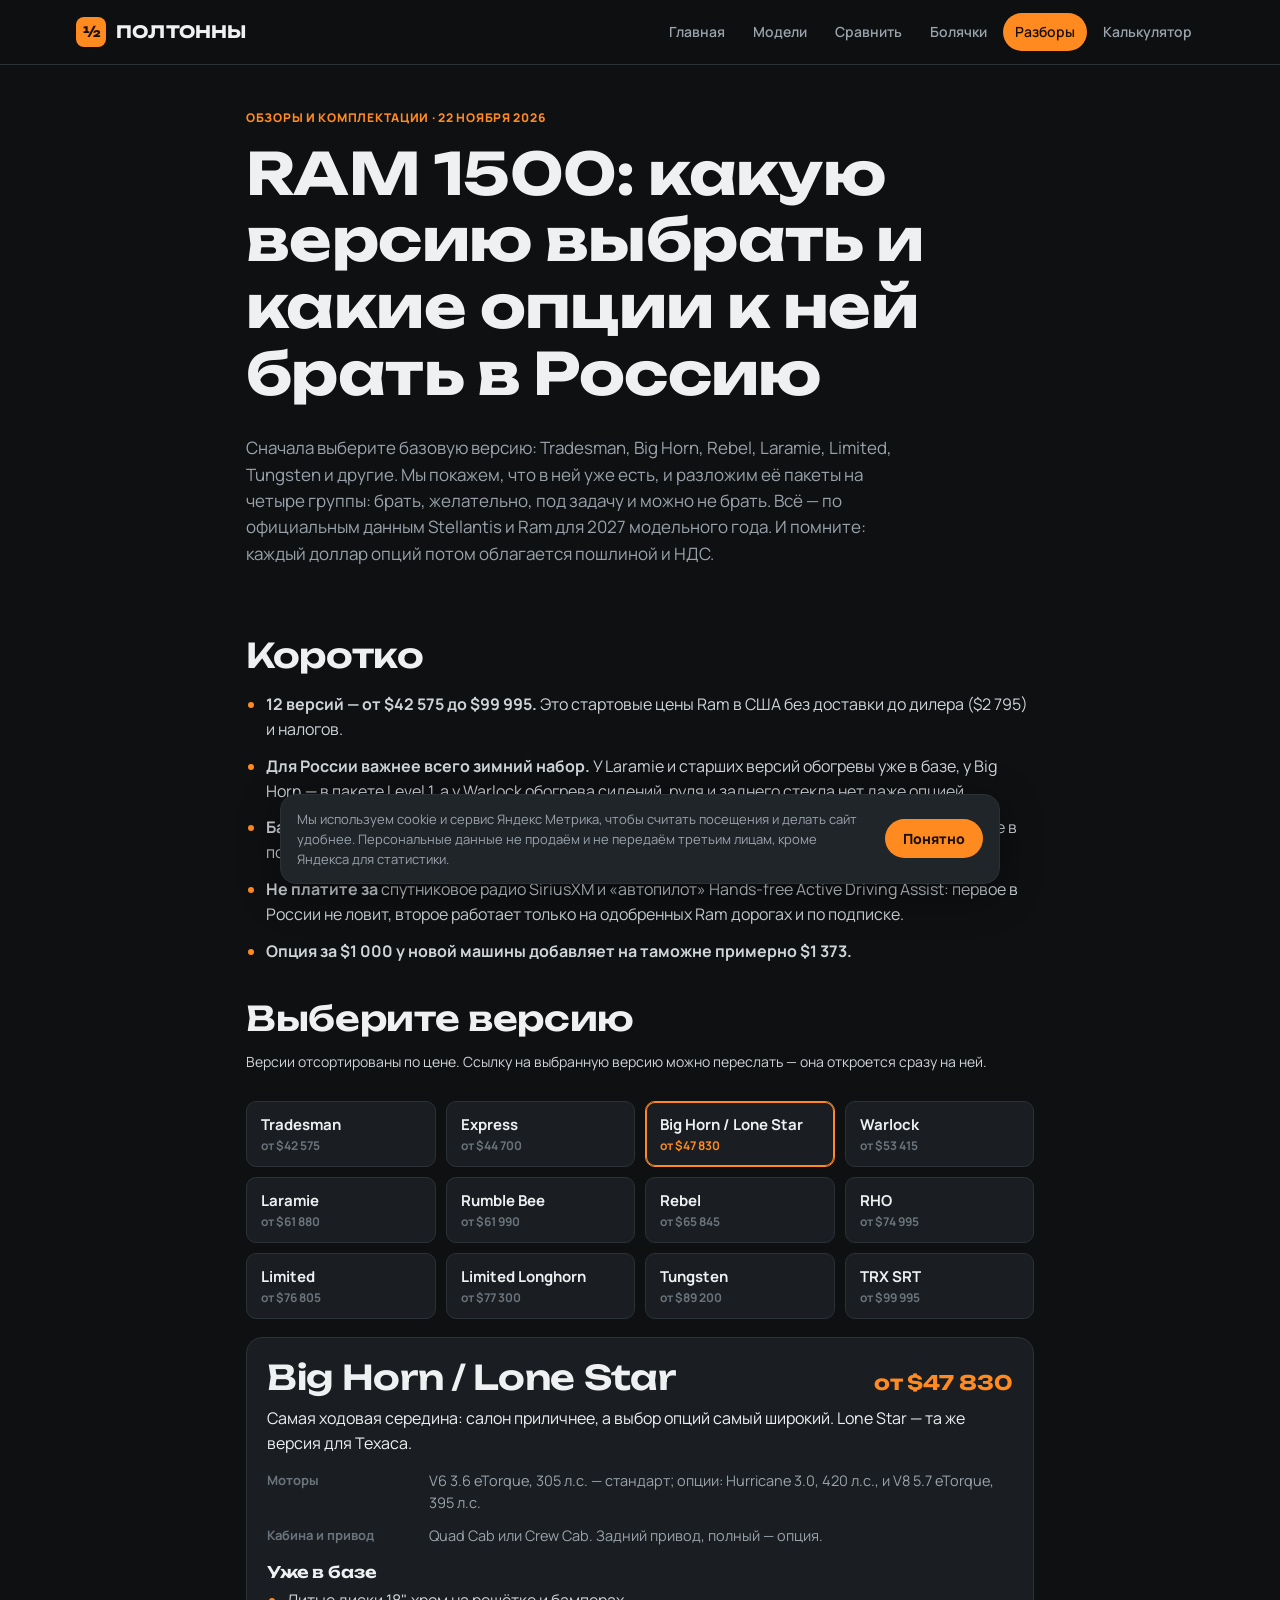
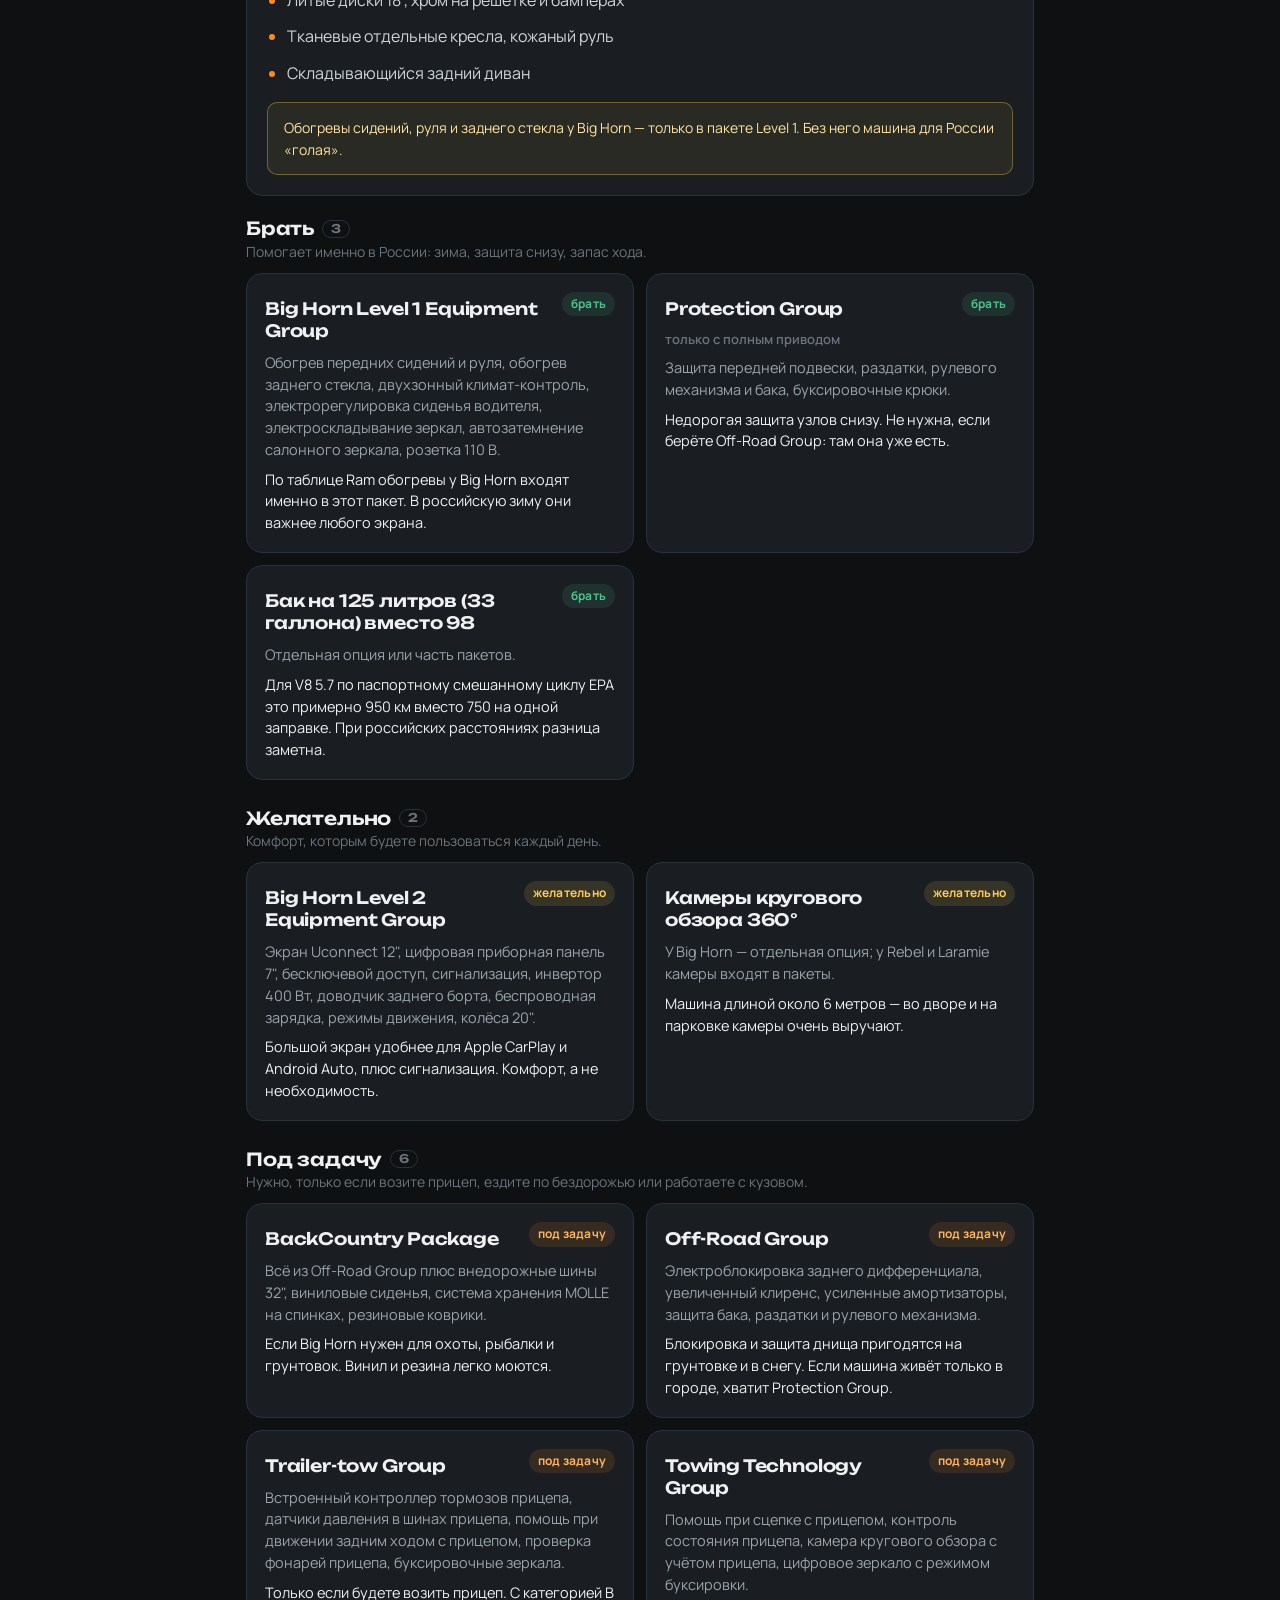
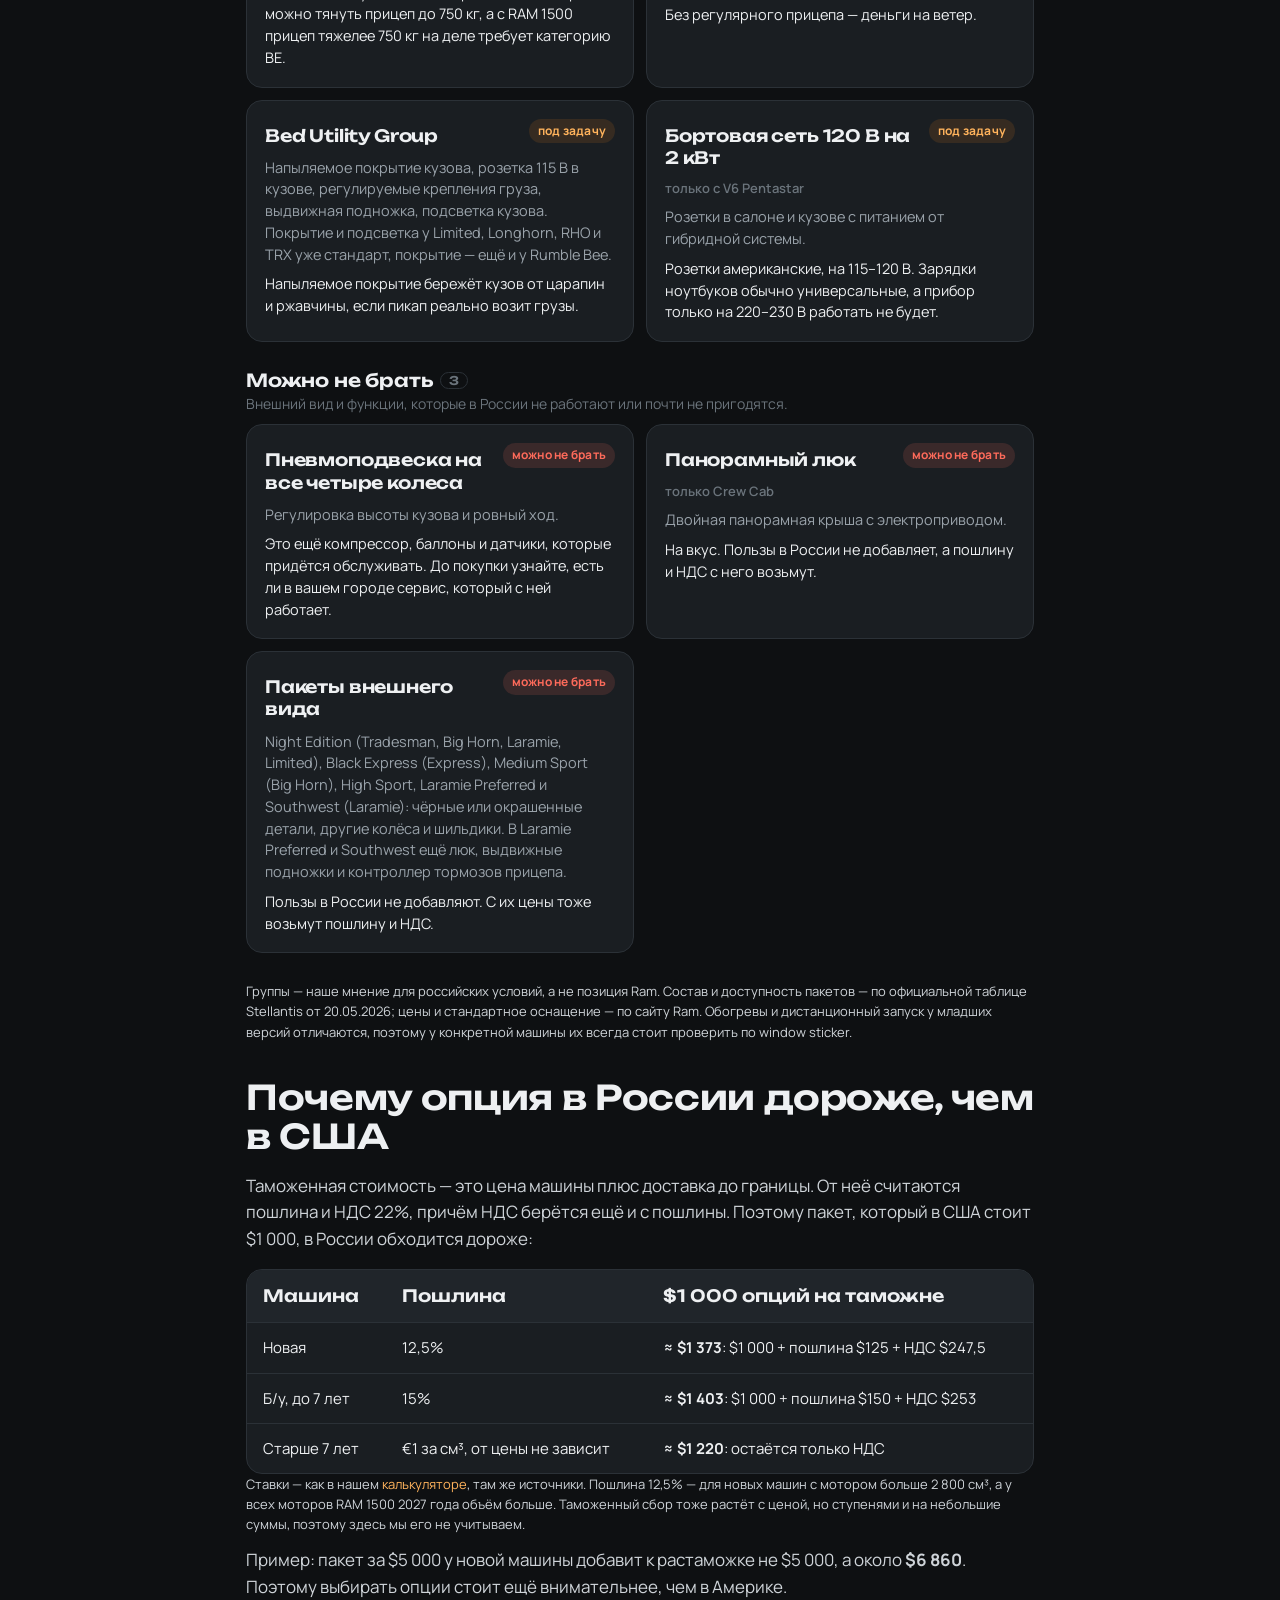
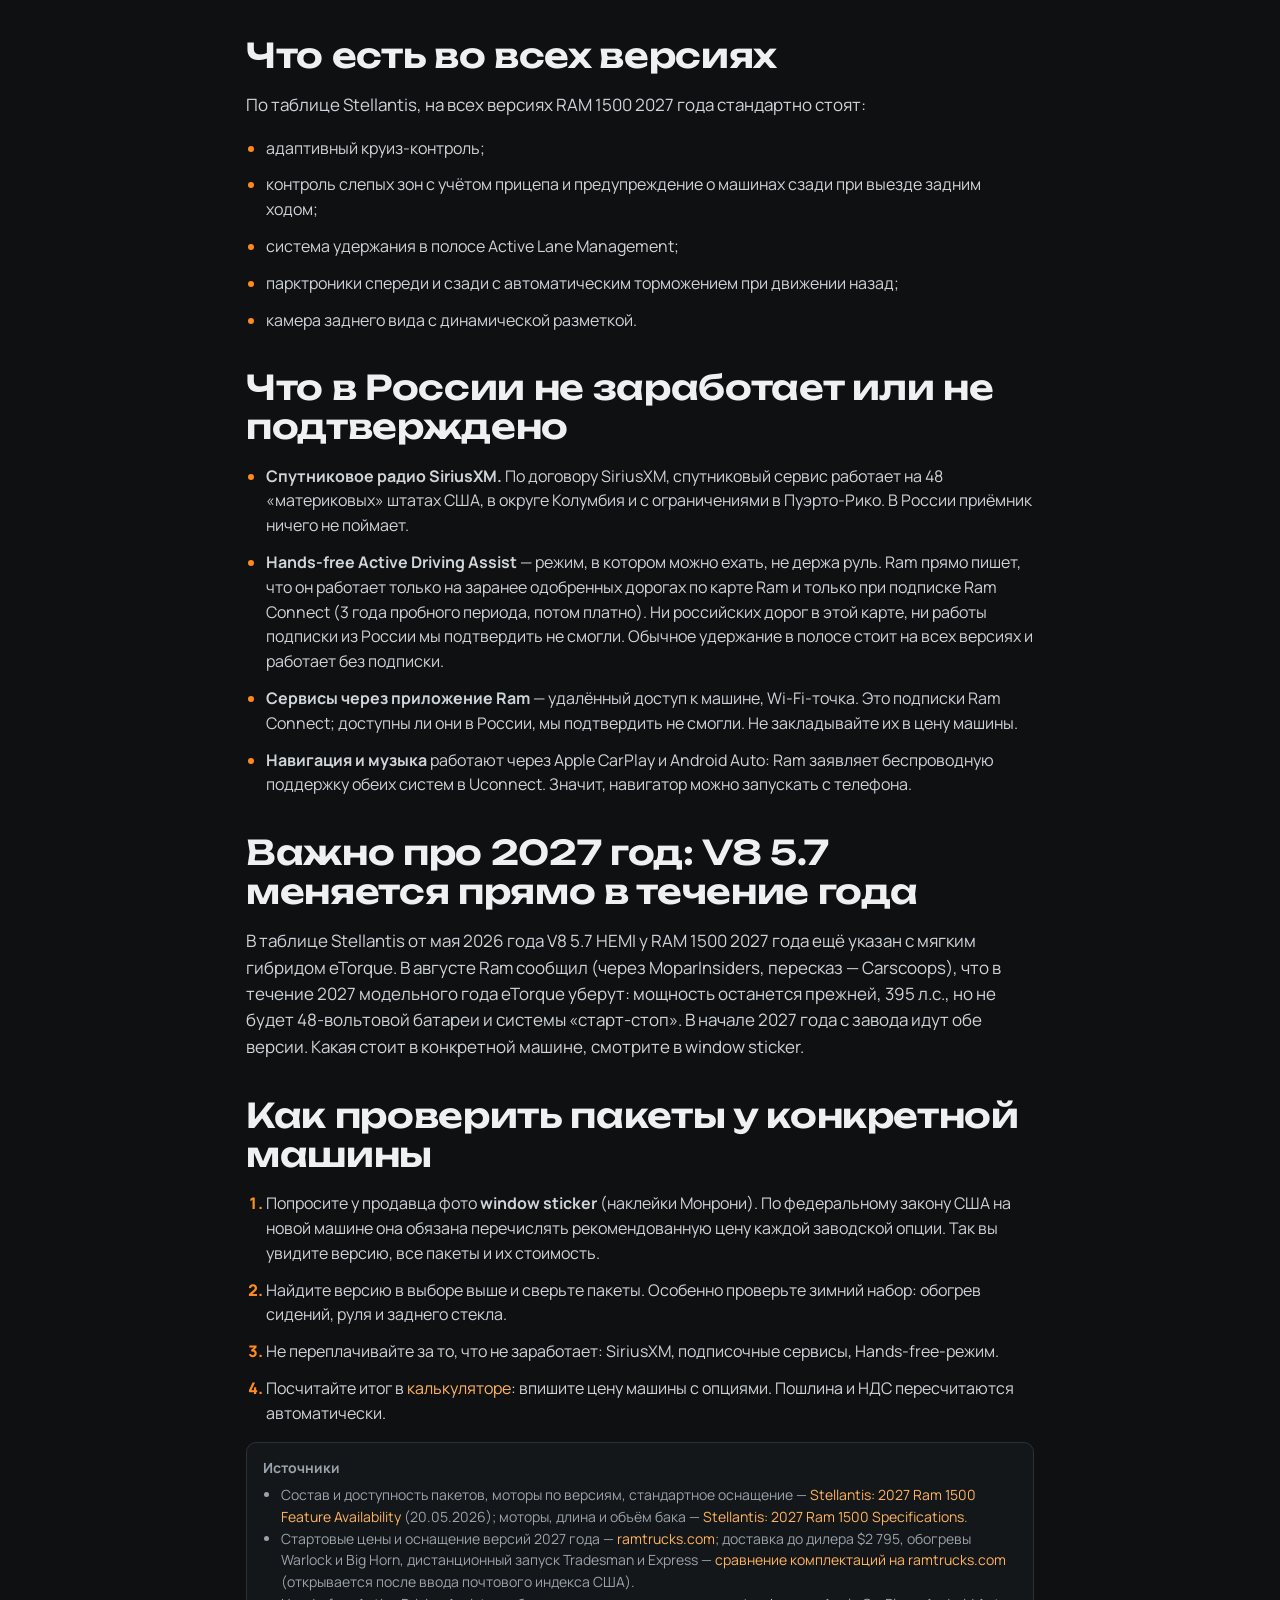
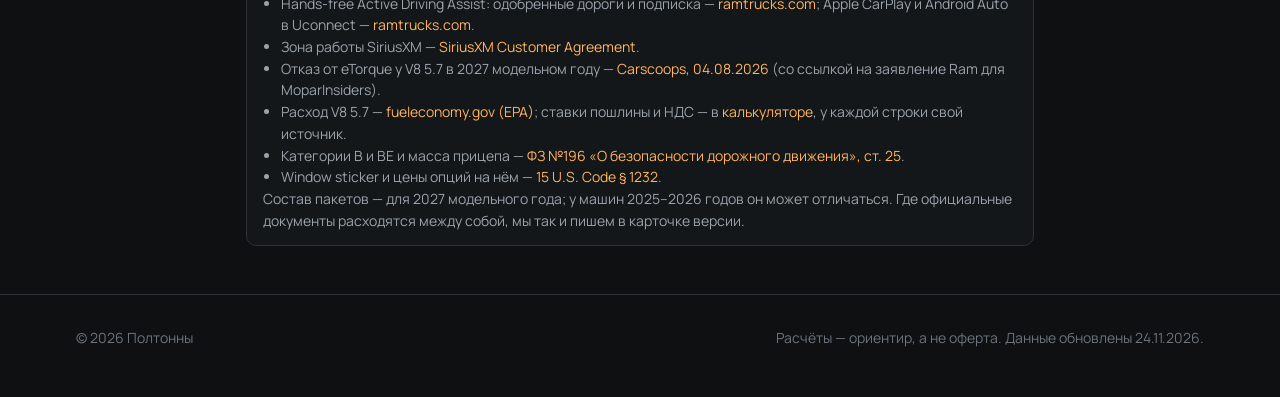
<file: ram-1500-packages.html>
<!doctype html>
<html lang="ru">
<head>
  <meta charset="utf-8">
  <meta name="viewport" content="width=device-width, initial-scale=1">
  <title>RAM 1500: какую версию выбрать и какие опции брать в Россию — Полтонны</title>
  <meta name="description" content="Выберите версию RAM 1500 2027 — от Tradesman до TRX — и посмотрите, что в ней уже есть и какие пакеты брать в Россию: брать, желательно, под задачу, можно не брать. По официальным данным Stellantis и Ram.">
  <link rel="icon" href="assets/brand/favicon.ico" sizes="any">
  <link rel="icon" type="image/png" sizes="32x32" href="assets/brand/favicon-32.png">
  <link rel="apple-touch-icon" href="assets/brand/apple-touch-icon.png">
  <meta name="theme-color" content="#0e1012">
  <meta property="og:type" content="article">
  <meta property="og:site_name" content="Полтонны">
  <meta property="og:locale" content="ru_RU">
  <meta property="og:title" content="RAM 1500: какую версию выбрать и какие опции к ней брать в Россию">
  <meta property="og:description" content="Выберите версию RAM 1500 2027 — от Tradesman до TRX — и посмотрите, что в ней уже есть и какие пакеты брать в Россию: брать, желательно, под задачу, можно не брать. По официальным данным Stellantis и Ram.">
  <meta property="og:url" content="https://poltonny.ru/ram-1500-packages.html">
  <meta property="og:image" content="https://poltonny.ru/assets/brand/og-image.jpg">
  <meta property="og:image:width" content="1200">
  <meta property="og:image:height" content="630">
  <meta name="twitter:card" content="summary_large_image">
  <link rel="preconnect" href="https://fonts.googleapis.com">
  <link rel="preconnect" href="https://fonts.gstatic.com" crossorigin>
  <link href="https://fonts.googleapis.com/css2?family=Manrope:wght@400;500;600;700;800&family=Unbounded:wght@500;600;700&display=swap" rel="stylesheet">
  <link rel="stylesheet" href="assets/css/style.css?v=20261124b">
</head>
<body>
  <header class="site-header">
    <div class="wrap">
      <a class="logo" href="index.html" aria-label="Полтонны — на главную"><span class="logo-mark" aria-hidden="true">½</span><span class="logo-text">Полтонны</span></a>
      <nav class="nav" id="site-nav" aria-label="Разделы">
        <a href="index.html">Главная</a>
        <a href="models.html">Модели</a>
        <a href="compare.html">Сравнить</a>
        <a href="issues.html">Болячки</a>
        <a href="articles.html" class="active" aria-current="page">Разборы</a>
        <a href="calculator.html">Калькулятор</a>
      </nav>
      <a class="nav-cta" href="calculator.html">Калькулятор</a>
      <button class="nav-toggle" type="button" aria-expanded="false" aria-controls="site-nav">Меню</button>
    </div>
  </header>

  <main class="wrap article">
    <div class="page-head">
      <div class="eyebrow-sm">Обзоры и комплектации · 22 ноября 2026</div>
      <h1>RAM 1500: какую версию выбрать и какие опции к ней брать в Россию</h1>
      <p class="lead-sm">Сначала выберите базовую версию: Tradesman, Big Horn, Rebel, Laramie, Limited, Tungsten и другие. Мы покажем, что в ней уже есть, и разложим её пакеты на четыре группы: брать, желательно, под задачу и можно не брать. Всё — по официальным данным Stellantis и Ram для 2027 модельного года. И помните: каждый доллар опций потом облагается пошлиной и НДС.</p>
    </div>

    <section class="prose">
      <h2>Коротко</h2>
      <ul class="facts">
        <li><b>12 версий — от $42&nbsp;575 до $99&nbsp;995.</b> Это стартовые цены Ram в США без доставки до дилера ($2&nbsp;795) и налогов.</li>
        <li><b>Для России важнее всего зимний набор.</b> У Laramie и старших версий обогревы уже в базе, у Big Horn — в пакете Level 1, а у Warlock обогрева сидений, руля и заднего стекла нет даже опцией.</li>
        <li><b>Базовую безопасность покупать не нужно:</b> адаптивный круиз, контроль слепых зон, удержание в полосе и парктроники стоят на всех версиях.</li>
        <li><b>Не платите за</b> спутниковое радио SiriusXM и «автопилот» Hands-free Active Driving Assist: первое в России не ловит, второе работает только на одобренных Ram дорогах и по подписке.</li>
        <li><b>Опция за $1&nbsp;000 у новой машины добавляет на таможне примерно $1&nbsp;373.</b></li>
      </ul>

      <h2 id="trims">Выберите версию</h2>
      <p class="dim" style="font-size:14px;margin-top:-4px">Версии отсортированы по цене. Ссылку на выбранную версию можно переслать — она откроется сразу на ней.</p>
    </section>

    <div class="rubrics trim-picker" id="trim-picker" aria-label="Версии RAM 1500"></div>
    <div id="trim-view" aria-live="polite">
      <noscript><p class="muted">Чтобы выбрать версию, включите JavaScript.</p></noscript>
    </div>

    <section class="prose">
      <p class="dim" style="font-size:13px">Группы — наше мнение для российских условий, а не позиция Ram. Состав и доступность пакетов — по официальной таблице Stellantis от 20.05.2026; цены и стандартное оснащение — по сайту Ram. Обогревы и дистанционный запуск у младших версий отличаются, поэтому у конкретной машины их всегда стоит проверить по window sticker.</p>

      <h2>Почему опция в России дороже, чем в США</h2>
      <p>Таможенная стоимость — это цена машины плюс доставка до границы. От неё считаются пошлина и НДС 22%, причём НДС берётся ещё и с пошлины. Поэтому пакет, который в США стоит $1&nbsp;000, в России обходится дороже:</p>
      <div class="table-wrap">
        <table class="cmp">
          <thead><tr><th>Машина</th><th>Пошлина</th><th>$1&nbsp;000 опций на таможне</th></tr></thead>
          <tbody>
            <tr><td>Новая</td><td>12,5%</td><td><b>≈ $1&nbsp;373</b>: $1&nbsp;000 + пошлина $125 + НДС $247,5</td></tr>
            <tr><td>Б/у, до 7 лет</td><td>15%</td><td><b>≈ $1&nbsp;403</b>: $1&nbsp;000 + пошлина $150 + НДС $253</td></tr>
            <tr><td>Старше 7 лет</td><td>€1 за см³, от цены не зависит</td><td><b>≈ $1&nbsp;220</b>: остаётся только НДС</td></tr>
          </tbody>
        </table>
      </div>
      <p class="dim" style="font-size:13px">Ставки — как в нашем <a href="calculator.html">калькуляторе</a>, там же источники. Пошлина 12,5% — для новых машин с мотором больше 2&nbsp;800&nbsp;см³, а у всех моторов RAM 1500 2027 года объём больше. Таможенный сбор тоже растёт с ценой, но ступенями и на небольшие суммы, поэтому здесь мы его не учитываем.</p>
      <p>Пример: пакет за $5&nbsp;000 у новой машины добавит к растаможке не $5&nbsp;000, а около <b>$6&nbsp;860</b>. Поэтому выбирать опции стоит ещё внимательнее, чем в Америке.</p>

      <h2>Что есть во всех версиях</h2>
      <p>По таблице Stellantis, на всех версиях RAM 1500 2027 года стандартно стоят:</p>
      <ul class="facts">
        <li>адаптивный круиз-контроль;</li>
        <li>контроль слепых зон с учётом прицепа и предупреждение о машинах сзади при выезде задним ходом;</li>
        <li>система удержания в полосе Active Lane Management;</li>
        <li>парктроники спереди и сзади с автоматическим торможением при движении назад;</li>
        <li>камера заднего вида с динамической разметкой.</li>
      </ul>

      <h2>Что в России не заработает или не подтверждено</h2>
      <ul class="facts">
        <li><b>Спутниковое радио SiriusXM.</b> По договору SiriusXM, спутниковый сервис работает на 48 «материковых» штатах США, в округе Колумбия и с ограничениями в Пуэрто-Рико. В России приёмник ничего не поймает.</li>
        <li><b>Hands-free Active Driving Assist</b> — режим, в котором можно ехать, не держа руль. Ram прямо пишет, что он работает только на заранее одобренных дорогах по карте Ram и только при подписке Ram Connect (3 года пробного периода, потом платно). Ни российских дорог в этой карте, ни работы подписки из России мы подтвердить не смогли. Обычное удержание в полосе стоит на всех версиях и работает без подписки.</li>
        <li><b>Сервисы через приложение Ram</b> — удалённый доступ к машине, Wi-Fi-точка. Это подписки Ram Connect; доступны ли они в России, мы подтвердить не смогли. Не закладывайте их в цену машины.</li>
        <li><b>Навигация и музыка</b> работают через Apple CarPlay и Android Auto: Ram заявляет беспроводную поддержку обеих систем в Uconnect. Значит, навигатор можно запускать с телефона.</li>
      </ul>

      <h2>Важно про 2027 год: V8 5.7 меняется прямо в течение года</h2>
      <p>В таблице Stellantis от мая 2026 года V8 5.7 HEMI у RAM 1500 2027 года ещё указан с мягким гибридом eTorque. В августе Ram сообщил (через MoparInsiders, пересказ — Carscoops), что в течение 2027 модельного года eTorque уберут: мощность останется прежней, 395 л.с., но не будет 48-вольтовой батареи и системы «старт-стоп». В начале 2027 года с завода идут обе версии. Какая стоит в конкретной машине, смотрите в window sticker.</p>

      <h2>Как проверить пакеты у конкретной машины</h2>
      <ol class="facts">
        <li>Попросите у продавца фото <b>window sticker</b> (наклейки Монрони). По федеральному закону США на новой машине она обязана перечислять рекомендованную цену каждой заводской опции. Так вы увидите версию, все пакеты и их стоимость.</li>
        <li>Найдите версию в выборе выше и сверьте пакеты. Особенно проверьте зимний набор: обогрев сидений, руля и заднего стекла.</li>
        <li>Не переплачивайте за то, что не заработает: SiriusXM, подписочные сервисы, Hands-free-режим.</li>
        <li>Посчитайте итог в <a href="calculator.html?engine=ram-1500-57">калькуляторе</a>: впишите цену машины с опциями. Пошлина и НДС пересчитаются автоматически.</li>
      </ol>

      <div class="alert info">
        <b>Источники</b>
        <ul>
          <li>Состав и доступность пакетов, моторы по версиям, стандартное оснащение — <a href="https://media.stellantisnorthamerica.com/view-spec.do?id=27735" target="_blank" rel="noopener">Stellantis: 2027 Ram 1500 Feature Availability</a> (20.05.2026); моторы, длина и объём бака — <a href="https://media.stellantisnorthamerica.com/view-spec.do?id=27734" target="_blank" rel="noopener">Stellantis: 2027 Ram 1500 Specifications</a>.</li>
          <li>Стартовые цены и оснащение версий 2027 года — <a href="https://www.ramtrucks.com/2027/ram-1500.html" target="_blank" rel="noopener">ramtrucks.com</a>; доставка до дилера $2&nbsp;795, обогревы Warlock и Big Horn, дистанционный запуск Tradesman и Express — <a href="https://www.ramtrucks.com/model-compare.ram_1500_dt.2027.html" target="_blank" rel="noopener">сравнение комплектаций на ramtrucks.com</a> (открывается после ввода почтового индекса США).</li>
          <li>Hands-free Active Driving Assist: одобренные дороги и подписка — <a href="https://www.ramtrucks.com/active-driving-assist.html" target="_blank" rel="noopener">ramtrucks.com</a>; Apple CarPlay и Android Auto в Uconnect — <a href="https://www.ramtrucks.com/uconnect.html" target="_blank" rel="noopener">ramtrucks.com</a>.</li>
          <li>Зона работы SiriusXM — <a href="https://www.siriusxm.com/customer-agreement" target="_blank" rel="noopener">SiriusXM Customer Agreement</a>.</li>
          <li>Отказ от eTorque у V8 5.7 в 2027 модельном году — <a href="https://www.carscoops.com/2026/08/ram-hemi-etorque-discontinued/" target="_blank" rel="noopener">Carscoops, 04.08.2026</a> (со ссылкой на заявление Ram для MoparInsiders).</li>
          <li>Расход V8 5.7 — <a href="https://www.fueleconomy.gov/feg/PowerSearch.do?action=noform&amp;path=1&amp;year1=2027&amp;year2=2027&amp;make=Ram&amp;baseModel=1500&amp;srchtyp=ymm&amp;pageno=1&amp;rowLimit=50" target="_blank" rel="noopener">fueleconomy.gov (EPA)</a>; ставки пошлины и НДС — в <a href="calculator.html">калькуляторе</a>, у каждой строки свой источник.</li>
          <li>Категории B и BE и масса прицепа — <a href="https://www.consultant.ru/document/cons_doc_LAW_8585/1e24735df982c4fb8bf865fe29270095749ba3bc/" target="_blank" rel="noopener">ФЗ №196 «О безопасности дорожного движения», ст. 25</a>.</li>
          <li>Window sticker и цены опций на нём — <a href="https://www.law.cornell.edu/uscode/text/15/1232" target="_blank" rel="noopener">15 U.S. Code § 1232</a>.</li>
        </ul>
        Состав пакетов — для 2027 модельного года; у машин 2025–2026 годов он может отличаться. Где официальные документы расходятся между собой, мы так и пишем в карточке версии.
      </div>
    </section>
  </main>

  <footer class="site-footer">
    <div class="wrap">
      <span>© 2026 Полтонны</span>
      <span>Расчёты — ориентир, а не оферта. Данные обновлены 24.11.2026.</span>
    </div>
  </footer>

  <script src="assets/js/analytics.js?v=20261124b"></script>
  <script src="assets/js/rules.js?v=20261124b"></script>
  <script src="assets/js/models.js?v=20261124b"></script>
  <script src="assets/js/ram-trims.js?v=20261124b"></script>
  <script src="assets/js/app.js?v=20261124b"></script>
</body>
</html>
</file>
<file: assets/css/style.css>
/* ---------- Токены ---------- */
:root {
  --bg: #0e1012;
  --bg-2: #14171a;
  --card: #1a1e22;
  --card-2: #20252a;
  --line: #2b3137;
  --text: #eef0f2;
  --muted: #9aa3ab;
  --dim: #6b747c;
  --accent: #ff8a1f;
  --accent-2: #ffb35c;
  --accent-ink: #1a0f00;
  --ok: #4cc38a;
  --warn: #ffcc4d;
  --danger: #ff6b5b;

  /* цвета статей расходов */
  --c-car: #5b8def;
  --c-delivery: #7c6cf0;
  --c-duty: #ff8a1f;
  --c-vat: #ffb35c;
  --c-fee: #c9a46b;
  --c-util: #ff6b5b;
  --c-other: #6b747c;

  --radius: 16px;
  --radius-sm: 10px;
  --maxw: 1160px;
  --font-head: "Unbounded", "Arial Black", system-ui, sans-serif;
  --font-body: "Manrope", system-ui, -apple-system, "Segoe UI", sans-serif;
}

* { box-sizing: border-box; }
html { -webkit-text-size-adjust: 100%; }
body {
  margin: 0;
  background: var(--bg);
  color: var(--text);
  font-family: var(--font-body);
  font-size: 16px;
  line-height: 1.55;
  -webkit-font-smoothing: antialiased;
}
img { max-width: 100%; display: block; }
a { color: var(--accent-2); text-decoration: none; }
a:hover { text-decoration: underline; }
h1, h2, h3 { font-family: var(--font-head); line-height: 1.15; margin: 0 0 .5em; letter-spacing: -0.01em; }
h1 { font-size: clamp(30px, 5.2vw, 58px); font-weight: 700; }
h2 { font-size: clamp(22px, 3vw, 34px); font-weight: 600; }
h3 { font-size: 18px; font-weight: 600; }
p { margin: 0 0 1em; }

.wrap { max-width: var(--maxw); margin: 0 auto; padding: 0 16px; }
.muted { color: var(--muted); }
.dim { color: var(--dim); }
.accent { color: var(--accent); }

/* ---------- Шапка ---------- */
.site-header {
  position: sticky; top: 0; z-index: 20;
  background: rgba(14, 16, 18, .86);
  backdrop-filter: blur(10px);
  border-bottom: 1px solid var(--line);
}
.site-header .wrap { display: flex; align-items: center; gap: 24px; height: 64px; }
.logo { font-family: var(--font-head); font-weight: 700; font-size: 17px; color: var(--text); white-space: nowrap; display: inline-flex; align-items: center; gap: 10px; text-transform: uppercase; letter-spacing: .01em; }
.logo-mark {
  display: inline-grid; place-items: center; flex-shrink: 0;
  width: 30px; height: 30px; border-radius: 8px; background: var(--accent); color: var(--accent-ink);
  font-family: var(--font-head); font-weight: 700; font-size: 15px; letter-spacing: -1px; text-transform: none; padding-bottom: 1px;
}
.name-note { display: flex; align-items: center; gap: 12px; margin: 20px 0 0; color: var(--muted); font-size: 14px; }
.name-note .logo-mark { width: 26px; height: 26px; font-size: 13px; }
.logo:hover { text-decoration: none; }
.nav { display: flex; gap: 4px; margin-left: auto; overflow-x: auto; scrollbar-width: none; }
.nav::-webkit-scrollbar { display: none; }
.nav a {
  color: var(--muted); padding: 8px 12px; border-radius: 999px; font-weight: 600; font-size: 14px; white-space: nowrap;
}
.nav a:hover { color: var(--text); background: var(--card); text-decoration: none; }
.nav a.active { color: var(--accent-ink); background: var(--accent); }
[hidden] { display: none !important; }

/* Мобильная шапка: логотип · «Калькулятор» · «Меню» (выпадающий список разделов) */
.nav-cta, .nav-toggle { display: none; }
@media (max-width: 820px) {
  .site-header .wrap { gap: 10px; }
  .nav {
    display: none; position: absolute; top: 64px; left: 0; right: 0;
    flex-direction: column; gap: 2px; margin: 0; padding: 8px 16px 16px; overflow: visible;
    background: var(--bg); border-bottom: 1px solid var(--line); box-shadow: 0 16px 32px rgba(0, 0, 0, .45);
  }
  .site-header.open .nav { display: flex; }
  .nav a { padding: 13px 14px; font-size: 16px; border-radius: var(--radius-sm); }
  .nav-cta {
    display: inline-flex; margin-left: auto; padding: 9px 16px; border-radius: 999px;
    background: var(--accent); color: var(--accent-ink); font-weight: 800; font-size: 14px; white-space: nowrap;
  }
  .nav-cta:hover { text-decoration: none; }
  .nav-toggle {
    display: inline-flex; align-items: center; gap: 8px; padding: 8px 14px; border-radius: 999px;
    background: var(--card); color: var(--text); border: 1px solid var(--line);
    font: 700 14px var(--font-body); cursor: pointer; white-space: nowrap;
  }
  .nav-toggle::before { content: "☰"; font-size: 15px; line-height: 1; }
  .site-header.open .nav-toggle::before { content: "✕"; }
}

/* Калькулятор: поля, заданные выбранным мотором */
input[readonly] { color: var(--muted); background: var(--card-2); border-style: dashed; cursor: not-allowed; }
input[readonly]:focus { outline: none; border-color: var(--line); }
.seg input:disabled + label { cursor: not-allowed; opacity: .45; }
.seg input:disabled:checked + label { opacity: .75; }
.lock-hint { color: var(--dim); font-size: 12px; margin: -6px 0 18px; }

/* Разборы */
.rubrics { display: grid; grid-template-columns: repeat(auto-fill, minmax(220px, 1fr)); gap: 10px; margin: 8px 0 24px; }
.rubric {
  text-align: left; display: grid; gap: 6px; padding: 14px 16px; border-radius: var(--radius-sm);
  background: var(--card); border: 1px solid var(--line); color: var(--text); font-family: var(--font-body); cursor: pointer;
}
.rubric b { font-size: 15px; }
.rubric span { color: var(--muted); font-size: 13px; line-height: 1.45; }
.rubric small { color: var(--dim); font-size: 12px; font-weight: 700; }
.rubric:hover:not(:disabled) { border-color: var(--dim); }
.rubric[aria-pressed="true"] { border-color: var(--accent); box-shadow: inset 0 0 0 1px var(--accent); }
.rubric[aria-pressed="true"] small { color: var(--accent); }
.rubric:disabled { cursor: default; opacity: .6; }
.article-list { display: grid; gap: 12px; }
.article-card { display: grid; gap: 8px; padding: 20px; border-radius: var(--radius); background: var(--card); border: 1px solid var(--line); color: inherit; transition: border-color .15s ease; }
.article-card:hover { border-color: var(--accent); text-decoration: none; }
.article-card h3 { margin: 0; font-size: 20px; }
.article-card p { margin: 0; color: var(--muted); }
.article-card .meta { display: flex; flex-wrap: wrap; gap: 6px 10px; align-items: center; color: var(--dim); font-size: 13px; }
.planned { margin: 32px 0 8px; }
.planned h2 { font-size: 20px; }
.planned ul { margin: 0; padding: 0; list-style: none; display: grid; gap: 8px; }
.planned li { color: var(--muted); padding: 12px 16px; border: 1px dashed var(--line); border-radius: var(--radius-sm); }
.planned li small { display: block; color: var(--dim); font-size: 12px; margin-top: 2px; }
/* Разбор пакетов: карточки с вердиктом */
.pkg-list { display: grid; grid-template-columns: repeat(auto-fill, minmax(320px, 1fr)); gap: 12px; margin: 4px 0 28px; }
.pkg { background: var(--card); border: 1px solid var(--line); border-radius: var(--radius); padding: 18px; display: grid; gap: 8px; align-content: start; }
.pkg-head { display: flex; justify-content: space-between; align-items: flex-start; gap: 10px; }
.pkg-head h3 { margin: 0; font-size: 17px; line-height: 1.3; }
.pkg-head .badge { flex-shrink: 0; white-space: nowrap; }
.pkg p { margin: 0; color: var(--muted); font-size: 14.5px; line-height: 1.5; }
.pkg .pkg-where { color: var(--dim); font-size: 13px; font-weight: 600; }
.pkg .pkg-why { color: var(--text); }
.trim-picker { grid-template-columns: repeat(auto-fill, minmax(150px, 1fr)); margin-bottom: 18px; }
.trim-picker .rubric { padding: 12px 14px; gap: 2px; }
.trim-card { background: var(--card); border: 1px solid var(--line); border-radius: var(--radius); padding: 20px; margin-bottom: 22px; }
.trim-title { display: flex; justify-content: space-between; align-items: baseline; gap: 12px; flex-wrap: wrap; }
.trim-title h2 { margin: 0; }
.trim-title b { color: var(--accent); font-family: var(--font-head); font-size: 20px; }
.trim-who { color: var(--text); margin: 8px 0 14px; }
.trim-facts { display: grid; gap: 10px; margin: 0 0 16px; }
.trim-facts div { display: grid; grid-template-columns: 150px 1fr; gap: 12px; }
.trim-facts dt { color: var(--dim); font-size: 13px; font-weight: 700; }
.trim-facts dd { margin: 0; font-size: 14.5px; color: var(--muted); }
.trim-card h3 { font-size: 16px; margin: 0 0 6px; }
.trim-notes p { margin: 0; }
.trim-notes p + p { margin-top: 8px; }
.trim-notes a { color: inherit; }
.trim-group h3 { margin: 6px 0 2px; display: flex; align-items: center; gap: 8px; }
.trim-group h3 span { font-size: 12px; color: var(--dim); border: 1px solid var(--line); border-radius: 999px; padding: 1px 8px; }
.trim-group > p { margin: 0 0 10px; font-size: 14px; }
@media (max-width: 680px) {
  .trim-picker { grid-template-columns: 1fr 1fr; }
  .trim-facts div { grid-template-columns: 1fr; gap: 2px; }
  .trim-card { padding: 16px; }
}
.prose .facts .badge { margin-right: 4px; }
@media (max-width: 680px) {
  .pkg-list { grid-template-columns: 1fr; }
  .rubrics { grid-template-columns: 1fr 1fr; gap: 8px; margin-bottom: 18px; }
  .rubric { padding: 12px; gap: 4px; }
  .rubric b { font-size: 14px; line-height: 1.3; }
  .rubric span { display: none; }
  .article-card { padding: 16px; }
  .article-card h3 { font-size: 18px; }
}

/* ---------- Кнопки, бейджи ---------- */
.btn {
  display: inline-flex; align-items: center; gap: 8px;
  background: var(--accent); color: var(--accent-ink);
  font-weight: 800; padding: 14px 22px; border-radius: 999px; border: 0; cursor: pointer;
  font-family: var(--font-body); font-size: 16px;
  transition: transform .15s ease, background .15s ease;
}
.btn:hover { background: var(--accent-2); text-decoration: none; transform: translateY(-1px); }
.btn.ghost { background: transparent; color: var(--text); border: 1px solid var(--line); }
.btn.ghost:hover { background: var(--card); }
.badge {
  display: inline-block; font-size: 12px; font-weight: 700; letter-spacing: .02em;
  padding: 3px 9px; border-radius: 999px; background: var(--card-2); color: var(--muted);
}
.badge.soon { background: rgba(255, 138, 31, .12); color: var(--accent-2); }
.badge.check { background: rgba(255, 204, 77, .12); color: var(--warn); }
.badge.ok { background: rgba(76, 195, 138, .12); color: var(--ok); }
/* «проверить» — раскрывается по клику и объясняет, что именно сверяем */
details.chk { display: inline; }
details.chk[open] { display: block; margin-top: 4px; }
details.chk > summary { display: inline-block; list-style: none; cursor: pointer; }
details.chk > summary::-webkit-details-marker { display: none; }
details.chk > summary::after { content: " ▾"; }
details.chk[open] > summary::after { content: " ▴"; }
details.chk .chk-note { display: block; margin-top: 6px; font-size: 12.5px; line-height: 1.45; color: var(--muted); font-weight: 400; text-align: left; }
.age-table { width: 100%; border-collapse: collapse; font-size: 13.5px; margin-top: 8px; }
.age-table th, .age-table td { padding: 6px 8px; border-bottom: 1px solid var(--line, rgba(255,255,255,.08)); text-align: right; }
.age-table th:first-child, .age-table td:first-child { text-align: left; }
.age-table tr.cur td { color: var(--accent-2); font-weight: 700; }

/* ---------- Главная ---------- */
.hero { padding: 72px 0 48px; position: relative; overflow: hidden; }
.hero::before {
  content: ""; position: absolute; inset: -40% -20% auto auto; width: 720px; height: 720px;
  background: radial-gradient(circle, rgba(255, 138, 31, .18), transparent 60%);
  pointer-events: none;
}
.hero .eyebrow { color: var(--accent); font-weight: 800; letter-spacing: .08em; text-transform: uppercase; font-size: 13px; margin-bottom: 18px; }
.hero h1 { max-width: 15ch; }
.hero .lead { font-size: clamp(17px, 2vw, 20px); color: var(--muted); max-width: 58ch; margin: 18px 0 28px; }
.hero .actions { display: flex; flex-wrap: wrap; gap: 12px; }

.stats { display: grid; grid-template-columns: repeat(3, 1fr); gap: 12px; margin-top: 48px; }
.stat { background: var(--card); border: 1px solid var(--line); border-radius: var(--radius); padding: 18px; }
.stat b { display: block; font-family: var(--font-head); font-size: clamp(22px, 3vw, 30px); color: var(--text); margin-bottom: 4px; }
.stat span { color: var(--muted); font-size: 14px; }

section.block { padding: 56px 0; border-top: 1px solid var(--line); }
.section-head { display: flex; align-items: end; justify-content: space-between; gap: 16px; margin-bottom: 24px; flex-wrap: wrap; }
.section-head p { margin: 0; max-width: 60ch; }

.grid { display: grid; gap: 14px; }
.grid.cols-3 { grid-template-columns: repeat(3, 1fr); }
.grid.cols-2 { grid-template-columns: repeat(2, 1fr); }

.card {
  background: var(--card); border: 1px solid var(--line); border-radius: var(--radius); padding: 20px;
  display: flex; flex-direction: column; gap: 8px;
}
.card h3 { margin: 0; }
.card p { margin: 0; color: var(--muted); font-size: 15px; }
.card .top { display: flex; justify-content: space-between; align-items: center; gap: 8px; }
a.card { color: inherit; transition: border-color .15s ease, transform .15s ease; }
a.card:hover { border-color: var(--accent); text-decoration: none; transform: translateY(-2px); }
.card .num { font-family: var(--font-head); color: var(--accent); font-size: 14px; }

.teaser {
  background: linear-gradient(135deg, #1d1712, #14171a 60%);
  border: 1px solid #3a2a1a; border-radius: 22px; padding: clamp(22px, 4vw, 40px);
  display: grid; grid-template-columns: 1.2fr 1fr; gap: 28px; align-items: center;
}
.teaser .big { font-family: var(--font-head); font-size: clamp(30px, 5vw, 52px); color: var(--accent); line-height: 1; }
.teaser .vs { display: grid; gap: 10px; }
.teaser .vs div { background: rgba(0,0,0,.25); border: 1px solid var(--line); border-radius: var(--radius-sm); padding: 14px 16px; display: flex; justify-content: space-between; gap: 12px; }
.teaser .vs b { font-family: var(--font-head); }

/* ---------- Модели ---------- */
.models-grid { display: grid; grid-template-columns: repeat(2, 1fr); gap: 16px; }
.model-card { background: var(--card); border: 1px solid var(--line); border-radius: var(--radius); padding: 22px; display: flex; flex-direction: column; gap: 14px; }
.model-card .brand { color: var(--accent); font-weight: 800; letter-spacing: .06em; text-transform: uppercase; font-size: 13px; }
.model-card h3 { font-size: 24px; margin: 2px 0 0; }
.model-card .tagline { color: var(--muted); margin: 0; }
.specs { display: grid; grid-template-columns: repeat(2, 1fr); gap: 8px; }
.spec { background: var(--bg-2); border-radius: var(--radius-sm); padding: 10px 12px; }
.spec small { display: block; color: var(--dim); font-size: 12px; margin-bottom: 2px; }
.spec b { font-weight: 700; }
.engines { list-style: none; padding: 0; margin: 0; display: grid; gap: 6px; }
.engines li { display: flex; justify-content: space-between; gap: 12px; padding: 8px 0; border-bottom: 1px dashed var(--line); font-size: 15px; }
.engines li:last-child { border-bottom: 0; }
.engines .hp { font-weight: 800; white-space: nowrap; }
.engines .note { display: block; color: var(--dim); font-size: 12px; }
.model-card .foot { display: flex; gap: 10px; flex-wrap: wrap; margin-top: auto; }
.model-card .foot .btn { padding: 10px 16px; font-size: 14px; }

/* ---------- Калькулятор ---------- */
.calc { display: grid; grid-template-columns: minmax(0, 420px) minmax(0, 1fr); gap: 20px; align-items: start; margin-top: 8px; }
.panel { background: var(--card); border: 1px solid var(--line); border-radius: var(--radius); padding: 20px; }
.panel h2 { font-size: 20px; }
.field { display: grid; gap: 6px; margin-bottom: 14px; }
.field label { font-weight: 700; font-size: 14px; }
.field .hint { color: var(--dim); font-size: 12px; }
.field-row { display: grid; grid-template-columns: 1fr 1fr; gap: 10px; }
input, select {
  width: 100%; background: var(--bg-2); color: var(--text); border: 1px solid var(--line);
  border-radius: var(--radius-sm); padding: 12px; font-size: 16px; font-family: var(--font-body);
}
input:focus, select:focus { outline: 2px solid var(--accent); outline-offset: 1px; border-color: transparent; }
.seg { display: grid; grid-template-columns: repeat(4, 1fr); gap: 6px; position: relative; }
.seg.two { grid-template-columns: repeat(2, 1fr); }
.seg.three { grid-template-columns: repeat(3, 1fr); }
.seg.five { grid-template-columns: repeat(6, 1fr); }
.seg.five label { grid-column: span 2; }
.seg.five label:nth-of-type(n+4) { grid-column: span 3; }
.seg input { position: absolute; opacity: 0; pointer-events: none; width: 1px; height: 1px; margin: 0; padding: 0; }
.seg label {
  text-align: center; padding: 10px 6px; border-radius: var(--radius-sm); background: var(--bg-2);
  border: 1px solid var(--line); cursor: pointer; font-size: 13px; font-weight: 700; color: var(--muted);
}
.seg input:checked + label { background: var(--accent); color: var(--accent-ink); border-color: var(--accent); }
.seg input:focus-visible + label { outline: 2px solid var(--accent-2); outline-offset: 2px; }
.assume { font-size: 12px; color: var(--warn); }

.result-total { display: flex; flex-wrap: wrap; align-items: baseline; justify-content: space-between; gap: 8px 16px; }
.result-total .sum { font-family: var(--font-head); font-size: clamp(30px, 5vw, 46px); line-height: 1.05; }
.result-total .usd { color: var(--muted); }
.state-share { margin: 6px 0 18px; color: var(--muted); }
.state-share b { color: var(--accent); }

.bar { display: flex; height: 22px; border-radius: 999px; overflow: hidden; background: var(--bg-2); margin-bottom: 18px; }
.bar span { height: 100%; transition: width .3s ease; }

.rows { display: grid; gap: 2px; }
.row {
  display: grid; grid-template-columns: 14px 1fr auto; gap: 10px; align-items: start;
  padding: 11px 0; border-bottom: 1px solid var(--line);
}
.row:last-child { border-bottom: 0; }
.row .dot { width: 12px; height: 12px; border-radius: 4px; margin-top: 5px; }
.row .name { font-weight: 700; }
.row .name small { display: block; color: var(--dim); font-weight: 500; font-size: 13px; }
.row .val { font-weight: 800; white-space: nowrap; text-align: right; }
.row details { grid-column: 2 / 4; font-size: 13px; color: var(--muted); }
.row summary { cursor: pointer; color: var(--dim); list-style: none; display: inline-flex; align-items: center; gap: 6px; }
.row summary::-webkit-details-marker { display: none; }
.row details[open] summary { color: var(--muted); }
.row details p { margin: 6px 0; }
.row details ul { margin: 4px 0 0; padding-left: 18px; }

.alert { border-radius: var(--radius-sm); padding: 14px 16px; margin-top: 14px; font-size: 14px; border: 1px solid; }
.alert > b { display: block; margin-bottom: 4px; }
.alert.warn { background: rgba(255, 204, 77, .07); border-color: rgba(255, 204, 77, .35); color: #ffe2a0; }
.alert.danger { background: rgba(255, 107, 91, .08); border-color: rgba(255, 107, 91, .4); color: #ffc4bc; }
.alert.info { background: var(--bg-2); border-color: var(--line); color: var(--muted); }
.alert ul { margin: 6px 0 0; padding-left: 18px; }

/* ---------- Подвал ---------- */
.site-footer { border-top: 1px solid var(--line); padding: 32px 0 48px; margin-top: 48px; color: var(--dim); font-size: 14px; }
.site-footer .wrap { display: flex; justify-content: space-between; gap: 16px; flex-wrap: wrap; }

.page-head { padding: 44px 0 16px; }
.page-head p { color: var(--muted); max-width: 66ch; font-size: 17px; }

/* ---------- Болячки ---------- */
.chips { display: flex; gap: 8px; flex-wrap: wrap; margin-bottom: 16px; }
.chips button {
  background: var(--card); color: var(--muted); border: 1px solid var(--line); border-radius: 999px;
  padding: 10px 16px; font: 700 14px var(--font-body); cursor: pointer;
}
.chips button:hover { color: var(--text); border-color: var(--dim); }
.chips button[aria-selected="true"] { background: var(--accent); color: var(--accent-ink); border-color: var(--accent); }
.issues-stats { margin-top: 0; }
.comp-list { list-style: none; margin: 0; padding: 0; display: grid; gap: 12px; }
.comp-row { display: flex; justify-content: space-between; gap: 12px; font-size: 14px; margin-bottom: 5px; }
.comp-row b { white-space: nowrap; }
.comp-bar { height: 8px; background: var(--bg-2); border-radius: 999px; overflow: hidden; }
.comp-bar span { display: block; height: 100%; background: var(--accent); border-radius: 999px; }
.year-bars { display: flex; align-items: flex-end; gap: 12px; height: 200px; padding-top: 10px; }
.year-bar { flex: 1; display: flex; flex-direction: column; align-items: center; justify-content: flex-end; gap: 6px; height: 100%; }
.year-bar .b { width: 100%; max-width: 56px; background: var(--c-car); border-radius: 8px 8px 3px 3px; }
.year-bar .v { font-size: 13px; font-weight: 700; }
.year-bar .y { font-size: 13px; color: var(--dim); }
.recalls { list-style: none; margin: 0; padding: 0; display: grid; }
.recall { padding: 14px 0; border-bottom: 1px solid var(--line); }
.recall:last-child { border-bottom: 0; }
.recall-head { display: flex; flex-wrap: wrap; align-items: center; gap: 8px; margin-bottom: 4px; }
.recall p { margin: 0 0 6px; font-size: 14px; color: var(--muted); }
.recall-meta { font-size: 12px; color: var(--dim); }
.badge.danger { background: rgba(255, 107, 91, .14); color: var(--danger); }
.more summary { cursor: pointer; color: var(--accent-2); font-weight: 700; padding: 10px 0; }

/* ---------- Сравнения ---------- */
.compare-pick { display: grid; grid-template-columns: 1fr auto 1fr; gap: 14px; align-items: end; margin-bottom: 16px; }
.compare-pick .field { margin: 0; }
.vs-badge { font-family: var(--font-head); color: var(--accent); font-size: 20px; padding-bottom: 10px; }
.table-wrap { overflow-x: auto; border: 1px solid var(--line); border-radius: var(--radius); background: var(--card); }
table.cmp { width: 100%; border-collapse: collapse; min-width: 560px; font-size: 15px; }
table.cmp th, table.cmp td { padding: 13px 16px; text-align: left; vertical-align: top; border-bottom: 1px solid var(--line); }
table.cmp tbody tr:last-child th, table.cmp tbody tr:last-child td { border-bottom: 0; }
table.cmp thead th { font-family: var(--font-head); font-size: 17px; font-weight: 600; background: var(--card-2); }
table.cmp thead .brand { display: block; font-family: var(--font-body); color: var(--accent); font-size: 12px; font-weight: 800; letter-spacing: .06em; text-transform: uppercase; }
table.cmp tbody th { color: var(--muted); font-weight: 700; width: 28%; font-size: 14px; }
table.cmp small { color: var(--dim); font-size: 12px; font-weight: 500; }
table.cmp td.win { background: rgba(255, 138, 31, .08); box-shadow: inset 3px 0 0 var(--accent); font-weight: 700; }
table.cmp .neg { color: var(--danger); }
.points { margin: 0; padding-left: 20px; display: grid; gap: 10px; color: var(--muted); }
.points li::marker { color: var(--accent); }

/* ---------- Статья ---------- */
.article { max-width: 820px; }
.eyebrow-sm { color: var(--accent); font-weight: 800; letter-spacing: .06em; text-transform: uppercase; font-size: 12px; margin-bottom: 12px; }
.lead-sm { font-size: 18px; color: var(--muted); }
.prose { margin: 28px 0; }
.prose h2 { margin-top: 36px; }
.prose h3 { margin-top: 24px; }
.prose p { color: #cfd4d9; font-size: 17px; }
.facts { padding-left: 20px; display: grid; gap: 12px; color: #cfd4d9; font-size: 16px; margin: 0 0 16px; }
.facts li::marker { color: var(--accent); font-weight: 800; }
.mass-tool { margin: 28px 0; border-color: #3a2a1a; background: linear-gradient(160deg, #1d1712, var(--card) 55%); }
.mass-input { display: flex; align-items: center; gap: 16px; margin-top: 8px; }
.mass-input input[type=range] { flex: 1; accent-color: var(--accent); padding: 0; border: 0; background: none; height: 32px; }
.mass-num { display: flex; align-items: center; gap: 6px; font-weight: 700; }
.mass-num input { width: 110px; font-family: var(--font-head); font-size: 20px; text-align: right; }
.mass-scale { display: flex; justify-content: space-between; font-size: 12px; color: var(--dim); margin: 2px 126px 16px 0; position: relative; }
.mass-scale .mark { color: var(--accent); font-weight: 800; position: absolute; left: 47.6%; transform: translateX(-50%); }
.mass-verdict { border-radius: var(--radius-sm); padding: 14px 16px; margin-bottom: 14px; font-size: 15px; border: 1px solid; }
.mass-verdict.ok { background: rgba(76, 195, 138, .08); border-color: rgba(76, 195, 138, .35); }
.mass-verdict.warn { background: rgba(255, 204, 77, .07); border-color: rgba(255, 204, 77, .35); }
.mass-verdict.bad { background: rgba(255, 107, 91, .08); border-color: rgba(255, 107, 91, .4); }
.mass-items { list-style: none; margin: 0; padding: 0; display: grid; gap: 10px; }
.mi { display: grid; grid-template-columns: 28px 1fr; gap: 10px; align-items: start; font-size: 15px; }
.mi b { display: block; }
.mi span:not(.mi-icon) { display: block; color: var(--muted); font-size: 13px; margin-top: 2px; }
.mi-icon { width: 26px; height: 26px; border-radius: 50%; display: grid; place-items: center; font-weight: 800; font-size: 14px; }
.mi.ok .mi-icon { background: rgba(76, 195, 138, .16); color: var(--ok); }
.mi.bad .mi-icon { background: rgba(255, 107, 91, .16); color: var(--danger); }
.mi.check .mi-icon { background: rgba(255, 204, 77, .14); color: var(--warn); }
.mass-table { min-width: 0; }
.city-inputs { display: grid; grid-template-columns: 1fr 1fr; gap: 12px; margin: 8px 0 4px; }
.city-inputs .field > span { font-weight: 700; font-size: 14px; }
.city-inputs input { font-family: var(--font-head); font-size: 20px; }
@media (max-width: 520px) { .city-inputs { grid-template-columns: 1fr; gap: 0; } }

/* ---------- Калькулятор: владение и заявка ---------- */
.own { margin-top: 18px; padding-top: 16px; border-top: 1px solid var(--line); }
.own h3 { font-size: 16px; margin-bottom: 12px; }
.own-sub { margin: -6px 0 8px; color: var(--muted); font-size: 13px; font-weight: 700; }
.own-grid { display: grid; grid-template-columns: 1fr 1fr; gap: 10px; }
.own-card { background: var(--bg-2); border: 1px solid var(--line); border-radius: var(--radius-sm); padding: 12px 14px; display: grid; gap: 4px; }
.own-card.main { border-color: rgba(255, 138, 31, .5); }
.own-card b { font-family: var(--font-head); font-size: 22px; font-weight: 600; }
.own-card b span { font-family: var(--font-body); font-size: 13px; color: var(--muted); font-weight: 600; }
.own-card small { color: var(--dim); font-size: 12px; }
.own-save { margin: 12px 0 6px; font-size: 14px; color: var(--muted); }
.own-save b { color: var(--ok); }
.own details { font-size: 13px; color: var(--muted); }
.own summary { cursor: pointer; color: var(--dim); list-style: none; display: inline-flex; gap: 6px; align-items: center; }
.own summary::-webkit-details-marker { display: none; }
.lead {
  margin-top: 18px; display: flex; align-items: center; justify-content: space-between; gap: 16px;
  background: linear-gradient(135deg, rgba(255,138,31,.16), rgba(255,138,31,.04)); border: 1px solid rgba(255,138,31,.45);
  border-radius: var(--radius); padding: 16px 18px;
}
.lead h3 { margin: 0 0 4px; font-size: 17px; }
.lead p { margin: 0; color: var(--muted); font-size: 14px; }
.lead .btn { flex-shrink: 0; }
.lead.done { background: rgba(76, 195, 138, .08); border-color: rgba(76, 195, 138, .4); }

/* ---------- Плашка cookie ---------- */
.cookie-bar {
  position: fixed; left: 16px; right: 16px; bottom: 16px; z-index: 50;
  max-width: 720px; margin: 0 auto;
  display: flex; align-items: center; gap: 16px;
  background: var(--card-2); border: 1px solid var(--line); border-radius: var(--radius);
  padding: 14px 16px; box-shadow: 0 10px 40px rgba(0, 0, 0, .45);
}
.cookie-bar p { margin: 0; font-size: 13px; color: var(--muted); }
.cookie-bar .btn { padding: 10px 18px; font-size: 14px; flex-shrink: 0; }

/* ---------- Адаптив ---------- */
@media (max-width: 900px) {
  .calc { grid-template-columns: 1fr; }
  .teaser { grid-template-columns: 1fr; }
  .grid.cols-3 { grid-template-columns: 1fr 1fr; }
}
@media (max-width: 680px) {
  .logo { font-size: 14px; }
  .hero { padding: 44px 0 32px; }
  .stats { grid-template-columns: 1fr; }
  .grid.cols-3, .grid.cols-2, .models-grid { grid-template-columns: 1fr; }
  .seg:not(.five):not(.three) { grid-template-columns: 1fr 1fr; }
  section.block { padding: 40px 0; }
  .cookie-bar { flex-direction: column; align-items: stretch; text-align: left; }
  .compare-pick { grid-template-columns: 1fr; gap: 8px; }
  .own-grid { grid-template-columns: 1fr; }
  .lead { flex-direction: column; align-items: stretch; }
  table.cmp { min-width: 0; font-size: 13px; table-layout: fixed; }
  table.cmp th, table.cmp td { padding: 10px 8px; overflow-wrap: anywhere; }
  table.cmp thead th { font-size: 14px; }
  table.cmp tbody th { width: 30%; font-size: 12px; }
  table.cmp small { font-size: 11px; }
  .mass-scale { margin-right: 0; }
  .mass-input { flex-wrap: wrap; }
  .mass-input input[type=range] { flex-basis: 100%; }
  .prose p { font-size: 16px; }
  .vs-badge { text-align: center; padding: 0; }
}
@media (max-width: 420px) {
  .logo-text { display: none; }
}

/* Таблица «как возраст меняет платежи» */
.age-box { margin: 14px 0 4px; max-width: 100%; overflow-x: auto; }
.age-box > summary { cursor: pointer; font-weight: 700; font-size: 14px; color: var(--accent-2); }
@media (max-width: 520px) {
  .age-table { font-size: 12px; }
  .age-table th, .age-table td { padding: 5px 3px; }
}

/* Главная: «как посчитано» под сравнением пикап / легковой */
.teaser .vs details.vs-how { font-size: 13px; color: var(--muted); }
.teaser .vs details.vs-how > summary { cursor: pointer; font-weight: 700; color: var(--accent-2); }
.teaser .vs details.vs-how div { display: block; background: none; border: 0; padding: 6px 0 0; }
.teaser .vs details.vs-how p { margin: 0 0 8px; line-height: 1.5; }
.teaser .vs details.vs-how ul { margin: 0; padding-left: 18px; }
</file>
